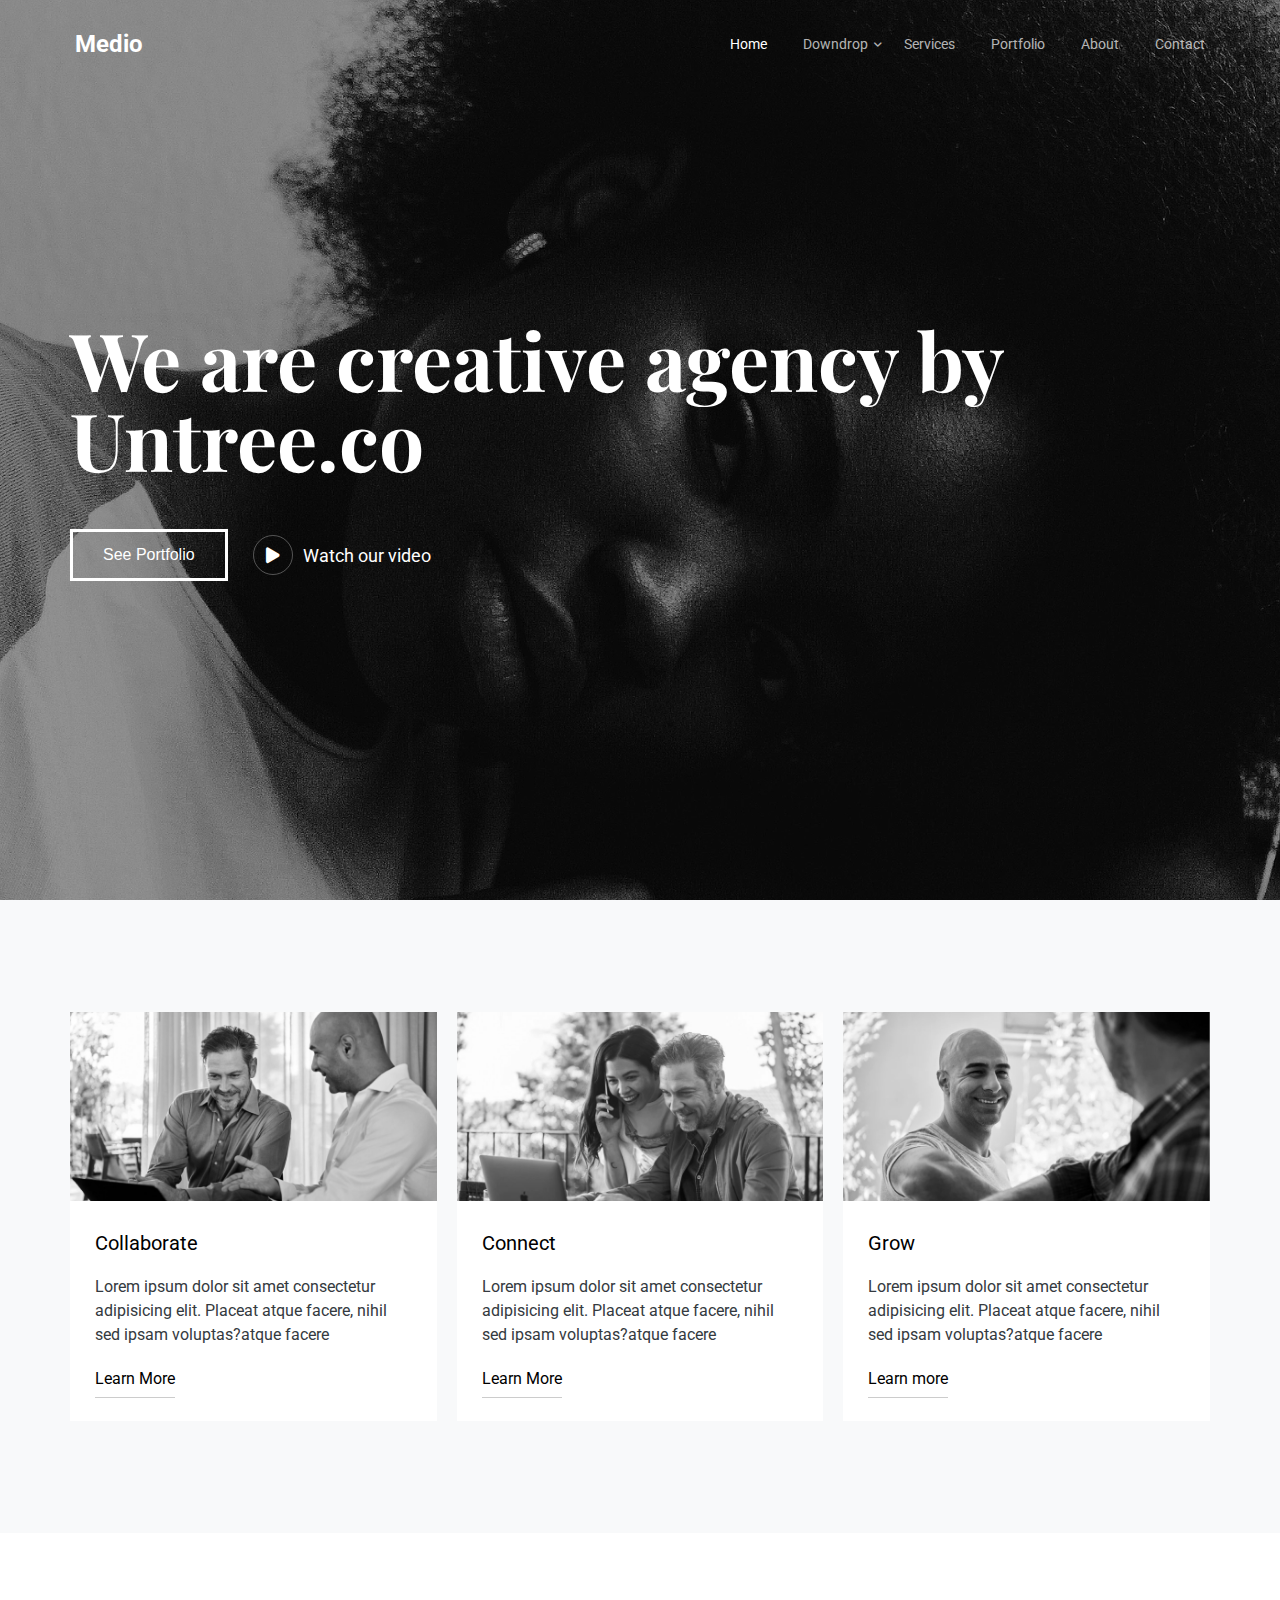
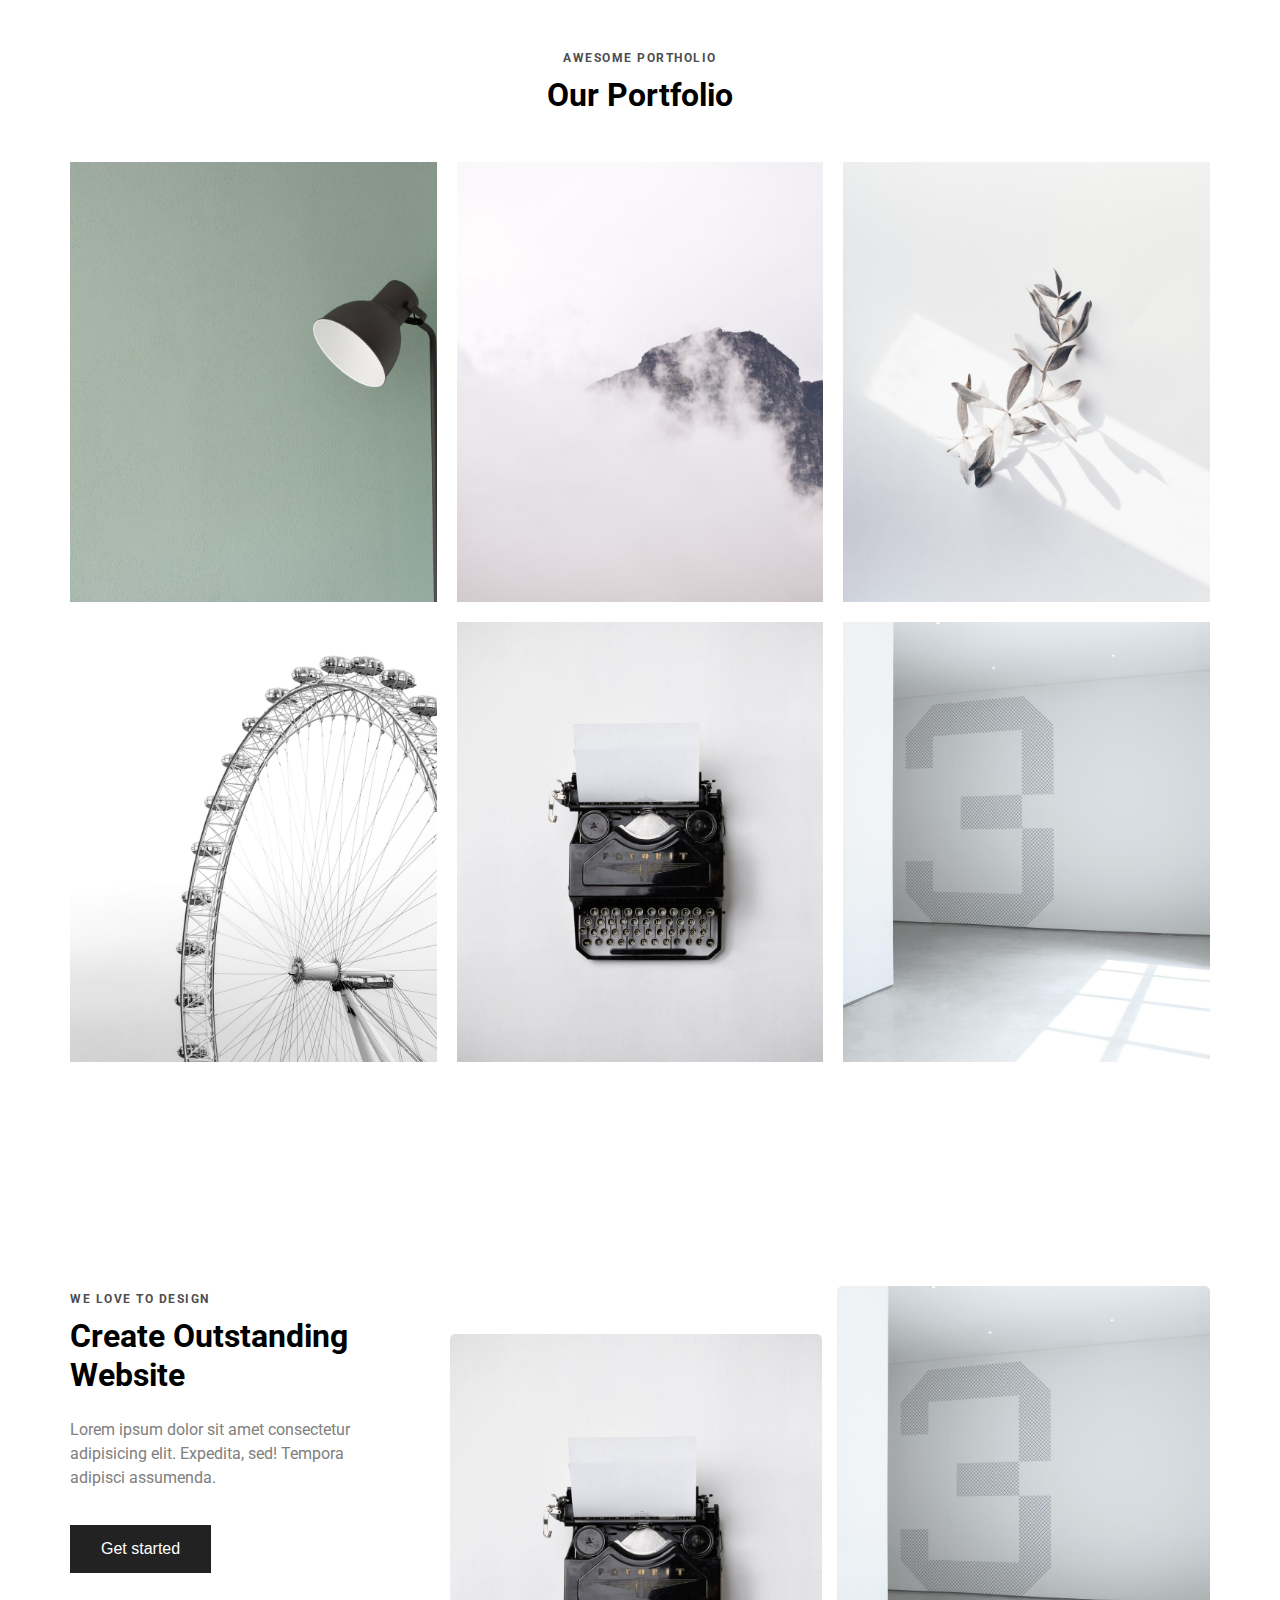
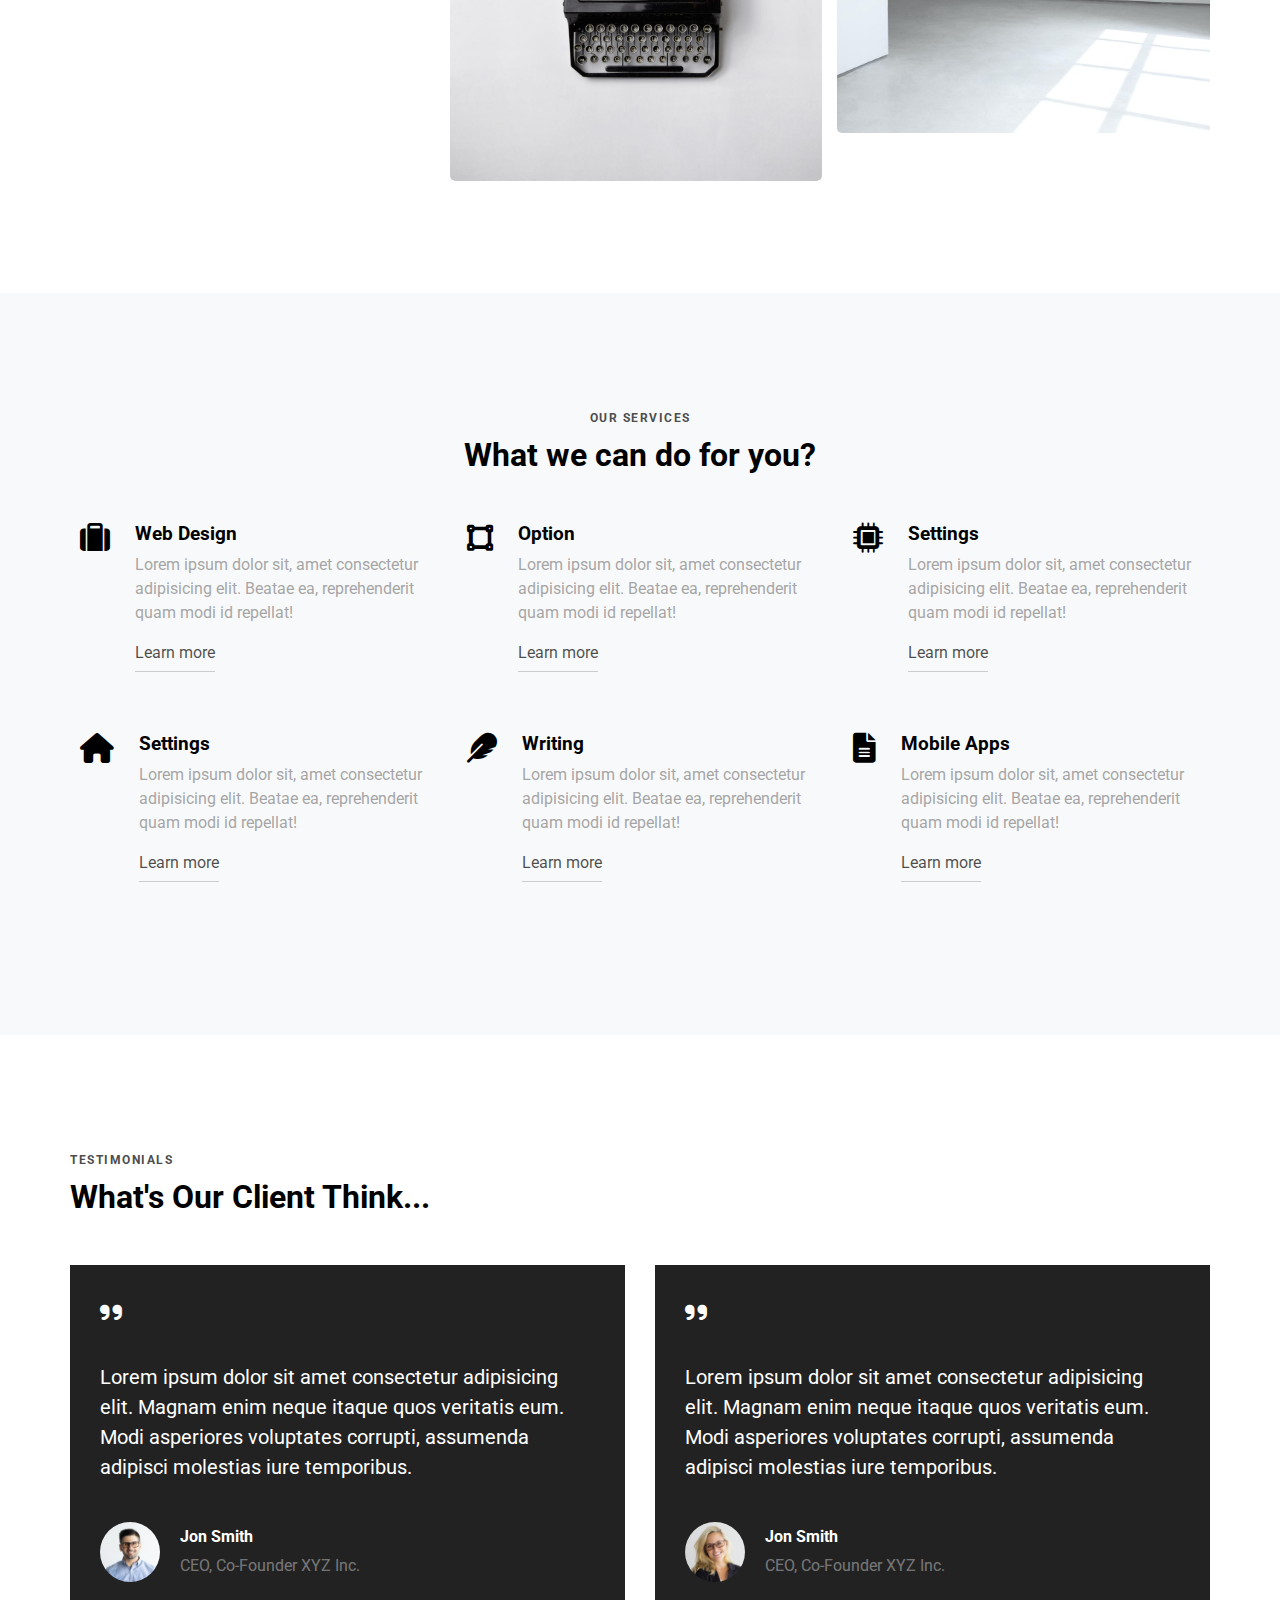
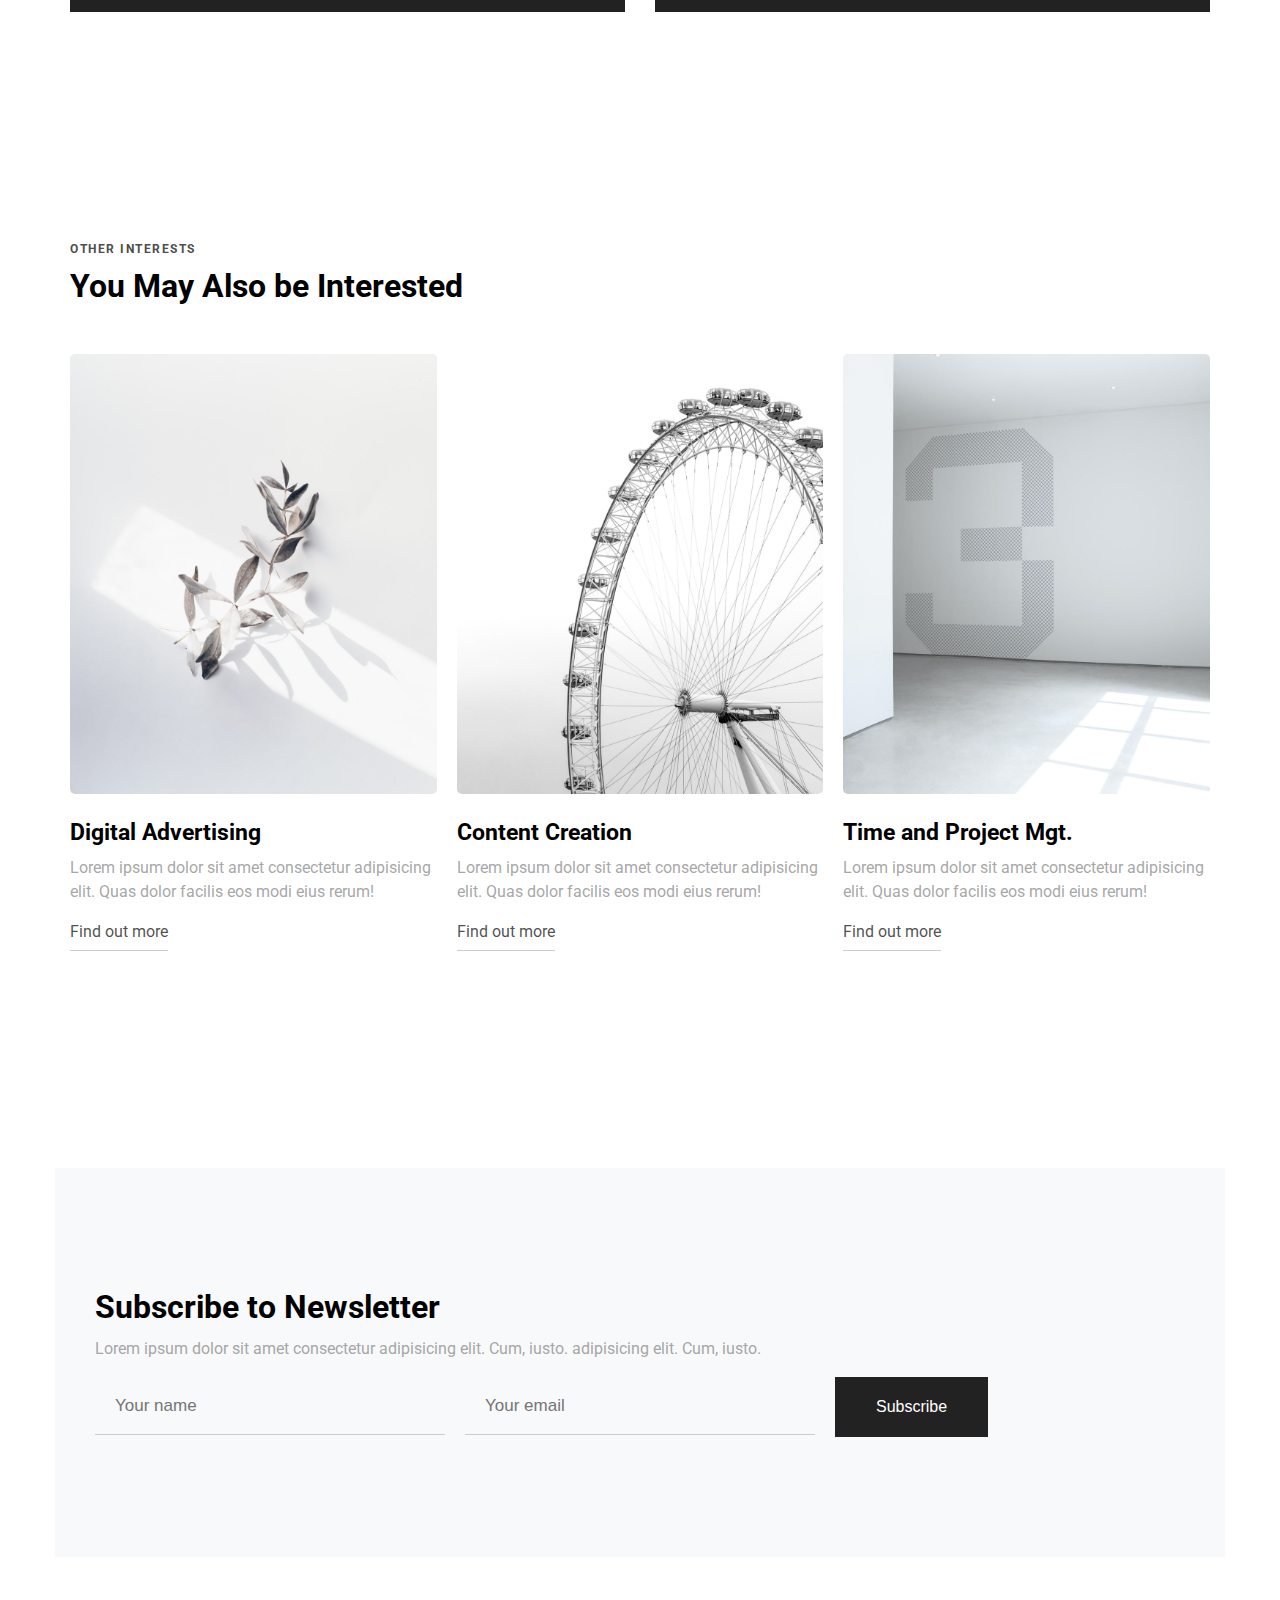
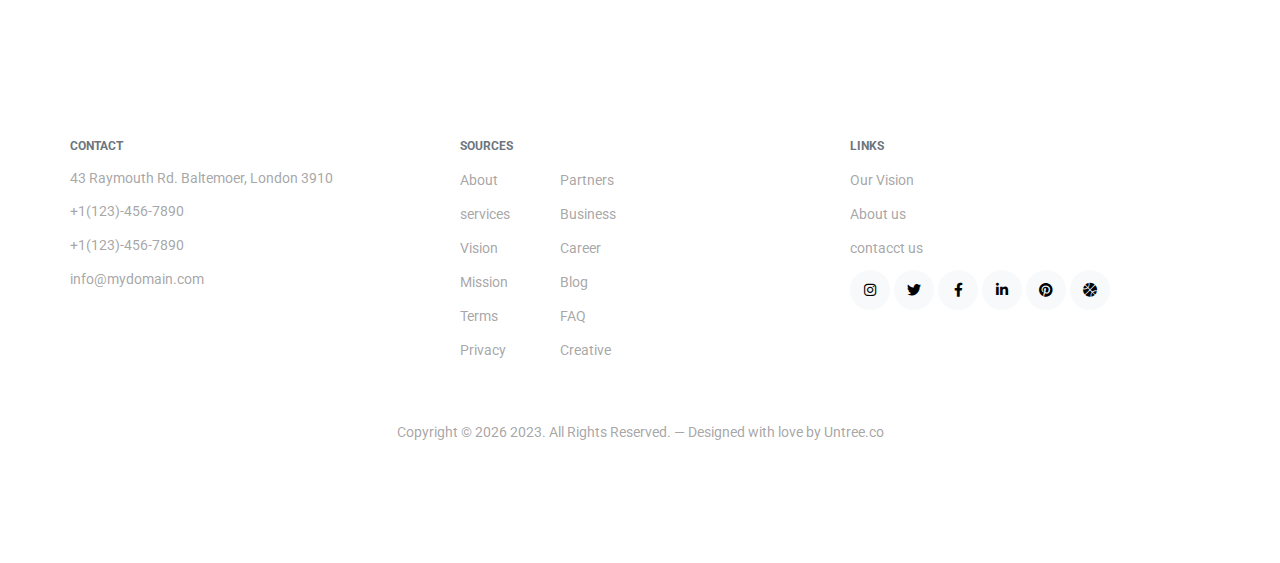
<file: index.html>
<!-- /*
* Template Name: Medio
* Template Author: Untree.co
* Tempalte URI: https://untree.co/
* License: https://creativecommons.org/licenses/by/3.0/
*/ -->

<!DOCTYPE html>
<html lang="en">
  <head>
    <meta charset="UTF-8" />
    <meta http-equiv="X-UA-Compatible" content="IE=edge" />
    <meta name="viewport" content="width=device-width, initial-scale=1.0" />
    <link rel="shortcut icon" href="favicon.png" />
    <title>Medio</title>
    <link rel="stylesheet" href="./css/style.css" />
    <link rel="stylesheet" href="./css/all.min.css" />
  </head>
  <body>
    <!-- ========Start nav========= -->
    <header>
      <div class="container">
        <a href="index.html" class="nav-logo"><h3>Medio</h3></a>
        <nav>
          <button class="open-nav-list">
            <i class="fa-solid fa-bars"></i>
          </button>
          <ul class="nav-list">
            <button class="close-nav-list">
              <i class="fa-solid fa-x"></i>
            </button>
            <li><a href="index.html" class="active-link">Home</a></li>
            <li class="has-children">
              <a href="index.html">Downdrop</a>
              <ul class="first-sub-menu">
                <li><a href="#">Menu One</a></li>
                <li class="sub-menu">
                  <a href="#">Menu Two</a>
                  <ul class="second-sub-menu">
                    <li><a href="#">Sub Menu One</a></li>
                    <li><a href="#">Sub Menu Two</a></li>
                    <li><a href="#">Sub Menu Three</a></li>
                  </ul>
                </li>
                <li><a href="#">Menu Three</a></li>
              </ul>
            </li>
            <li><a href="services.html">Services</a></li>
            <li><a href="portfolio.html">Portfolio</a></li>
            <li><a href="about.html">About</a></li>
            <li><a href="contact.html">Contact</a></li>
          </ul>
        </nav>
        <!-- <button class="close-nav-list"><i class="fa-solid fa-x"></i></button> -->
      </div>
    </header>
    <!-- ========End nav========= -->
    <!-- ========Start Landing page========= -->
    <section class="landing">
      <div class="overlay"></div>
      <div class="container">
        <div class="content">
          <h1>We are creative agency by Untree.co</h1>
          <div>
            <button>See Portfolio</button>
            <a href="#">
              <span class="video-icon"></span>
              <span>Watch our video</span>
            </a>
          </div>
        </div>
      </div>
    </section>
    <!-- ========End Landing page========= -->
    <!-- ========Start info page========== -->
    <section class="info">
      <div class="container">
        <div class="info-box">
          <img src="./images/img_1.jpg" alt="info image" />
          <div class="info-text">
            <h3>Collaborate</h3>
            <p>
              Lorem ipsum dolor sit amet consectetur adipisicing elit. Placeat
              atque facere, nihil sed ipsam voluptas?atque facere
            </p>
            <a href="#" class="link">Learn More</a>
          </div>
        </div>
        <div class="info-box">
          <img src="./images/img_2.jpg" alt="info image" />
          <div class="info-text">
            <h3>Connect</h3>
            <p>
              Lorem ipsum dolor sit amet consectetur adipisicing elit. Placeat
              atque facere, nihil sed ipsam voluptas?atque facere
            </p>
            <a href="#" class="link">Learn More</a>
          </div>
        </div>
        <div class="info-box">
          <img src="./images/img_3.jpg" alt="info image" />
          <div class="info-text">
            <h3>Grow</h3>
            <p>
              Lorem ipsum dolor sit amet consectetur adipisicing elit. Placeat
              atque facere, nihil sed ipsam voluptas?atque facere
            </p>
            <a href="#" class="link">Learn more</a>
          </div>
        </div>
      </div>
    </section>
    <!-- ========End info page========== -->
    <!-- ========Start portfolio page========== -->
    <section class="portfolio">
      <div class="container">
        <div class="section-title">
          <span>Awesome Portholio</span>
          <h2>Our Portfolio</h2>
        </div>
        <div class="portfolio-imgs">
          <div class="port-box">
            <img src="./images/img_v_1-min.jpg" alt="" />
            <div class="port-content">
              <h2>Bonzai Tree</h2>
              <span>Branding</span>
            </div>
          </div>
          <div class="port-box">
            <img src="./images/img_v_2-min.jpg" alt="" />
            <div class="port-content">
              <h2>Simple Woman</h2>
              <span>Branding</span>
            </div>
          </div>
          <div class="port-box">
            <img src="./images/img_v_3-min.jpg" alt="" />
            <div class="port-content">
              <h2>Fruits</h2>
              <span>Website</span>
            </div>
          </div>
          <div class="port-box">
            <img src="./images/img_v_4-min.jpg" alt="" />
            <div class="port-content">
              <h2>Design Material</h2>
              <span>Web Application</span>
            </div>
          </div>
          <div class="port-box">
            <img src="./images/img_v_5-min.jpg" alt="" />
            <div class="port-content">
              <h2>Handy Food</h2>
              <span>Web Application</span>
            </div>
          </div>
          <div class="port-box">
            <img src="./images/img_v_6-min.jpg" alt="" />
            <div class="port-content">
              <h2>Cat With Cup</h2>
              <span>Website</span>
            </div>
          </div>
        </div>
      </div>
    </section>
    <!-- ========End portfolio page========== -->
    <!-- ========Start create website page========== -->
    <section class="website">
      <div class="container">
        <div class="section-title">
          <span>We love to design</span>
          <h2>Create Outstanding Website</h2>
          <p>
            Lorem ipsum dolor sit amet consectetur adipisicing elit. Expedita,
            sed! Tempora adipisci assumenda.
          </p>
          <button class="scrollbtn">Get started</button>
        </div>
        <div class="website-imgs">
          <div class="img-one">
            <img src="./images/img_v_5-min.jpg" alt="" />
          </div>
          <div class="img-two">
            <img src="./images/img_v_6-min.jpg" alt="" />
          </div>
        </div>
      </div>
    </section>
    <!-- ========End create website page========== -->
    <!-- ========start services page========== -->
    <section class="services">
      <div class="section-title">
        <span>Our Services</span>
        <h2>What we can do for you?</h2>
      </div>
      <div class="container">
        <div class="service-box">
          <span><i class="fa-solid fa-suitcase"></i></span>
          <div class="service-content">
            <h3>Web Design</h3>
            <p>
              Lorem ipsum dolor sit, amet consectetur adipisicing elit. Beatae
              ea, reprehenderit quam modi id repellat!
            </p>
            <a href="#" class="link">Learn more</a>
          </div>
        </div>
        <div class="service-box">
          <span>
            <i class="fa-solid fa-vector-square fa-2x"></i>
          </span>
          <div class="service-content">
            <h3>Option</h3>
            <p>
              Lorem ipsum dolor sit, amet consectetur adipisicing elit. Beatae
              ea, reprehenderit quam modi id repellat!
            </p>
            <a href="#" class="link">Learn more</a>
          </div>
        </div>
        <div class="service-box">
          <span>
            <i class="fa-solid fa-microchip fa-2x"></i>
          </span>
          <div class="service-content">
            <h3>Settings</h3>
            <p>
              Lorem ipsum dolor sit, amet consectetur adipisicing elit. Beatae
              ea, reprehenderit quam modi id repellat!
            </p>
            <a href="#" class="link">Learn more</a>
          </div>
        </div>
        <div class="service-box">
          <span>
            <i class="fa-solid fa-house fa-2x"></i>
          </span>
          <div class="service-content">
            <h3>Settings</h3>
            <p>
              Lorem ipsum dolor sit, amet consectetur adipisicing elit. Beatae
              ea, reprehenderit quam modi id repellat!
            </p>
            <a href="#" class="link">Learn more</a>
          </div>
        </div>
        <div class="service-box">
          <span>
            <i class="fa-solid fa-feather fa-2x"></i>
          </span>
          <div class="service-content">
            <h3>Writing</h3>
            <p>
              Lorem ipsum dolor sit, amet consectetur adipisicing elit. Beatae
              ea, reprehenderit quam modi id repellat!
            </p>
            <a href="#" class="link">Learn more</a>
          </div>
        </div>
        <div class="service-box">
          <span>
            <i class="fa-solid fa-file-lines fa-2x"></i>
          </span>
          <div class="service-content">
            <h3>Mobile Apps</h3>
            <p>
              Lorem ipsum dolor sit, amet consectetur adipisicing elit. Beatae
              ea, reprehenderit quam modi id repellat!
            </p>
            <a href="#" class="link">Learn more</a>
          </div>
        </div>
      </div>
    </section>
    <!-- ========End services page========== -->
    <!-- ========start testimonials page========== -->
    <section class="testimonials">
      <div class="container">
        <div class="section-title">
          <span>testimonials</span>
          <h2>What's Our Client Think...</h2>
        </div>
        <div class="testimonials-content">
          <div class="testimonials-box first">
            <span class="qoute"><i class="fa-solid fa-quote-right"></i></span>
            <p>
              Lorem ipsum dolor sit amet consectetur adipisicing elit. Magnam
              enim neque itaque quos veritatis eum. Modi asperiores voluptates
              corrupti, assumenda adipisci molestias iure temporibus.
            </p>
            <div class="testimonilas-detelais">
              <img src="./images/person_1.jpg" alt="" />
              <div class="testimonials-info">
                <h2>Jon Smith</h2>
                <span>CEO, Co-Founder XYZ Inc.</span>
              </div>
            </div>
          </div>
          <div class="testimonials-box second">
            <span class="qoute"><i class="fa-solid fa-quote-right"></i></span>
            <p>
              Lorem ipsum dolor sit amet consectetur adipisicing elit. Magnam
              enim neque itaque quos veritatis eum. Modi asperiores voluptates
              corrupti, assumenda adipisci molestias iure temporibus.
            </p>
            <div class="testimonilas-detelais">
              <img src="./images/person_2.jpg" alt="" />
              <div class="testimonials-info">
                <h2>Jon Smith</h2>
                <span>CEO, Co-Founder XYZ Inc.</span>
              </div>
            </div>
          </div>
        </div>
      </div>
    </section>
    <!-- ========End testimonials page========== -->
    <!-- ========start interset page========== -->
    <section class="interset">
      <div class="container">
        <div class="section-title">
          <span>Other Interests</span>
          <h2>You May Also be Interested</h2>
        </div>
        <div class="interset-content">
          <div class="interset-box">
            <img src="./images/img_v_3-min.jpg" alt="" />
            <div class="inteerset-info">
              <h3><a href="#">Digital Advertising</a></h3>
              <p>
                Lorem ipsum dolor sit amet consectetur adipisicing elit. Quas
                dolor facilis eos modi eius rerum!
              </p>
              <a href="#" class="link">Find out more</a>
            </div>
          </div>
          <div class="interset-box">
            <img src="./images/img_v_4-min.jpg" alt="" />
            <div class="inteerset-info">
              <h3><a href="#">Content Creation</a></h3>
              <p>
                Lorem ipsum dolor sit amet consectetur adipisicing elit. Quas
                dolor facilis eos modi eius rerum!
              </p>
              <a href="#" class="link">Find out more</a>
            </div>
          </div>
          <div class="interset-box">
            <img src="./images/img_v_6-min.jpg" alt="" />
            <div class="inteerset-info">
              <h3><a href="#">Time and Project Mgt.</a></h3>
              <p>
                Lorem ipsum dolor sit amet consectetur adipisicing elit. Quas
                dolor facilis eos modi eius rerum!
              </p>
              <a href="#" class="link">Find out more</a>
            </div>
          </div>
        </div>
      </div>
    </section>
    <!-- ========End interset page========== -->
    <!-- ========start subscribe page========== -->
    <section class="subscribe">
      <div class="container">
        <h2>Subscribe to Newsletter</h2>
        <p>
          Lorem ipsum dolor sit amet consectetur adipisicing elit. Cum, iusto.
          adipisicing elit. Cum, iusto.
        </p>
        <form action="#">
          <input
            type="text"
            name=""
            id=""
            class="name"
            placeholder="Your name"
          />
          <input
            type="email"
            name=""
            id=""
            class="email"
            placeholder="Your email"
          />
          <input type="submit" value="Subscribe" class="submit-button" />
        </form>
      </div>
    </section>
    <!-- ========End subscribe page========== -->
    <!-- ========start footer page========== -->
    <footer>
      <div class="container">
        <div class="contact-box">
          <h3>Contact</h3>
          <address>43 Raymouth Rd. Baltemoer, London 3910</address>
          <ul class="contact-info">
            <li><a href="tel://11234567890">+1(123)-456-7890</a></li>
            <li><a href="tel://11234567890">+1(123)-456-7890</a></li>
            <li><a href="mailto://info@mydomain.com">info@mydomain.com</a></li>
          </ul>
        </div>
        <div class="contact-box">
          <h3>Sources</h3>
          <div class="sources-links">
            <ul>
              <li><a href="#">About</a></li>
              <li><a href="#">services</a></li>
              <li><a href="#">Vision</a></li>
              <li><a href="#">Mission</a></li>
              <li><a href="#">Terms</a></li>
              <li><a href="#">Privacy</a></li>
            </ul>
            <ul>
              <li><a href="#">Partners</a></li>
              <li><a href="#">Business</a></li>
              <li><a href="#">Career</a></li>
              <li><a href="#">Blog</a></li>
              <li><a href="#">FAQ</a></li>
              <li><a href="#">Creative</a></li>
            </ul>
          </div>
        </div>
        <div class="contact-box">
          <h3>Links</h3>
          <div class="links-list">
            <ul>
              <li><a href="#">Our Vision</a></li>
              <li><a href="#">About us</a></li>
              <li><a href="#">contacct us</a></li>
            </ul>
            <ul class="links-icon">
              <li>
                <a href="#"
                  ><span><i class="fa-brands fa-instagram"></i></span
                ></a>
              </li>
              <li>
                <a href="#"
                  ><span><i class="fa-brands fa-twitter"></i></span
                ></a>
              </li>
              <li>
                <a href="#"
                  ><span><i class="fa-brands fa-facebook-f"></i></span
                ></a>
              </li>
              <li>
                <a href="#"
                  ><span><i class="fa-brands fa-linkedin-in"></i></span
                ></a>
              </li>
              <li>
                <a href="#"
                  ><span><i class="fa-brands fa-pinterest"></i></span
                ></a>
              </li>
              <li>
                <a href="#"
                  ><span><i class="fa-solid fa-basketball"></i></span
                ></a>
              </li>
            </ul>
          </div>
        </div>
      </div>
      <p>
        Copyright ©
        <script>
          document.write(new Date().getFullYear());
        </script>
        2023. All Rights Reserved. — Designed with love by
        <a href="https://untree.co">Untree.co</a>
        <!-- License information: https://untree.co/license/ -->
      </p>
    </footer>
    <!-- ========End footer page========== -->

    <script src="main.js"></script>
  </body>
</html>
</file>
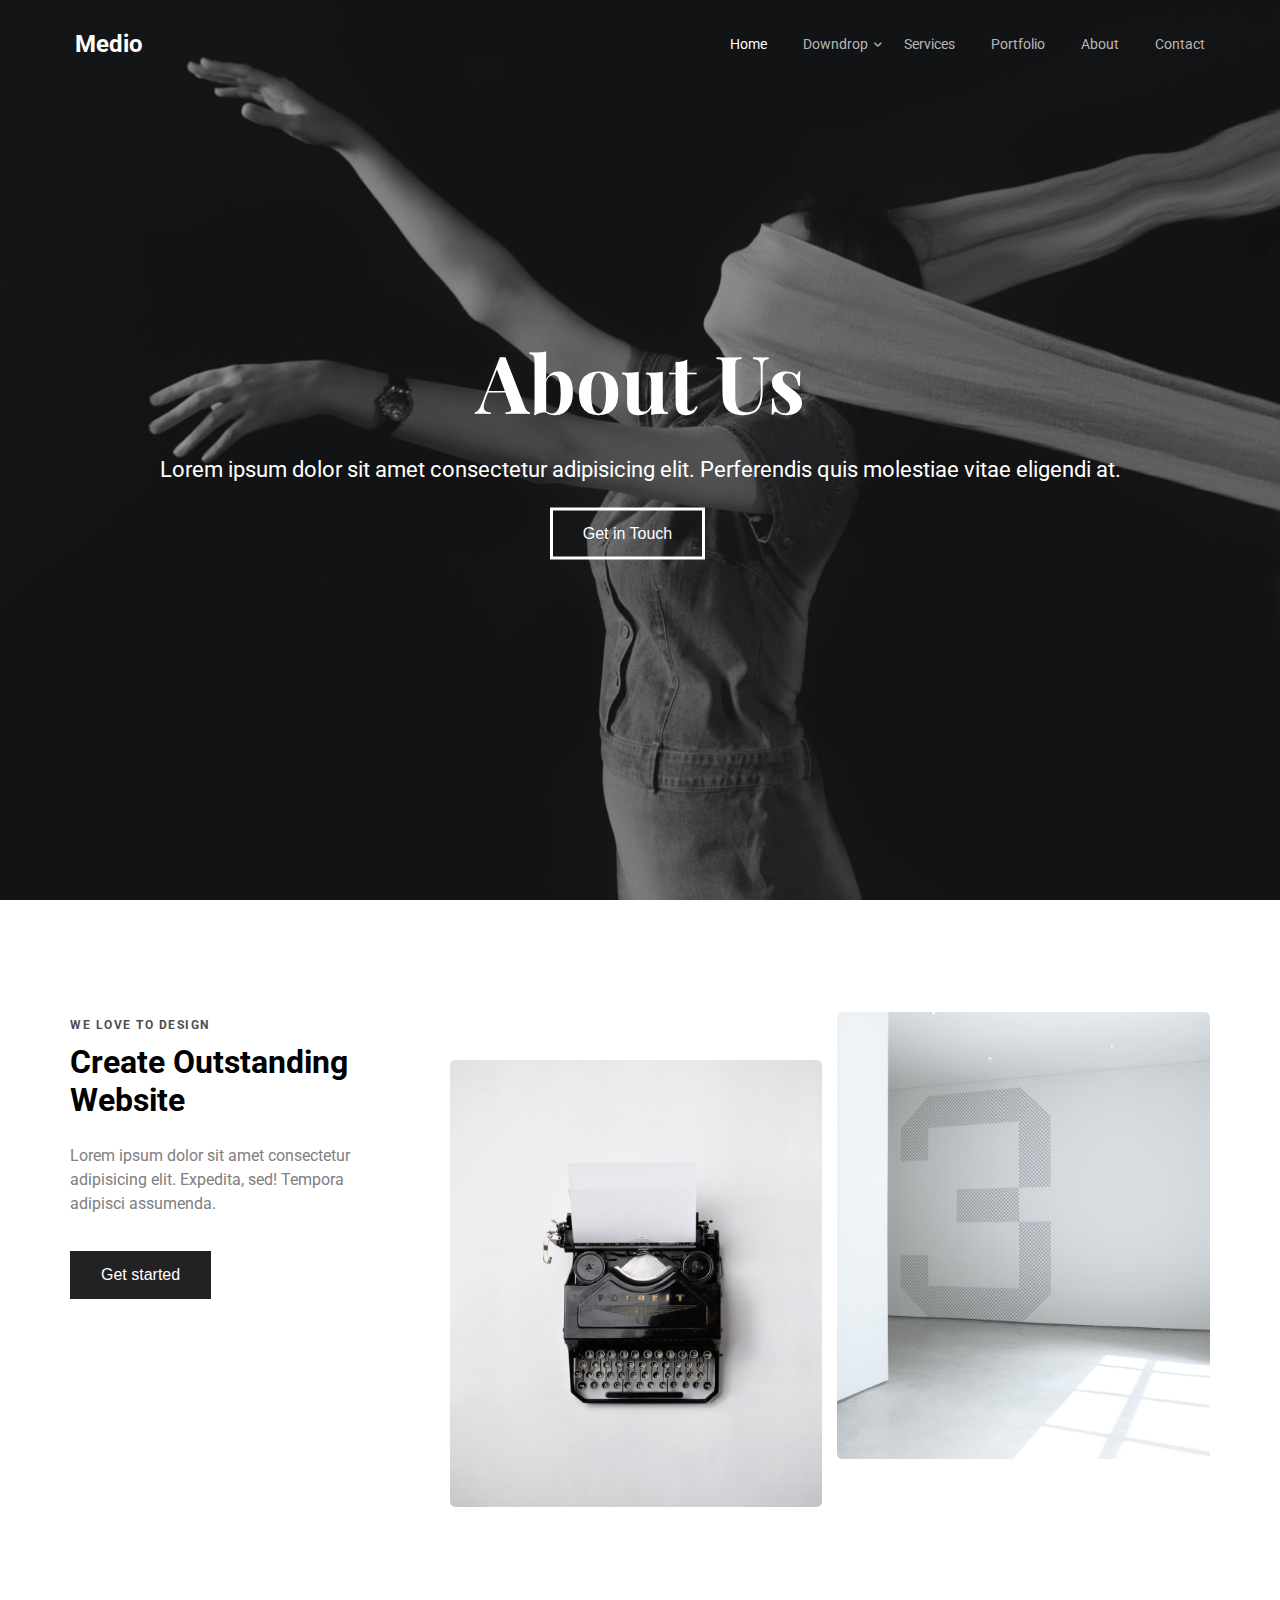
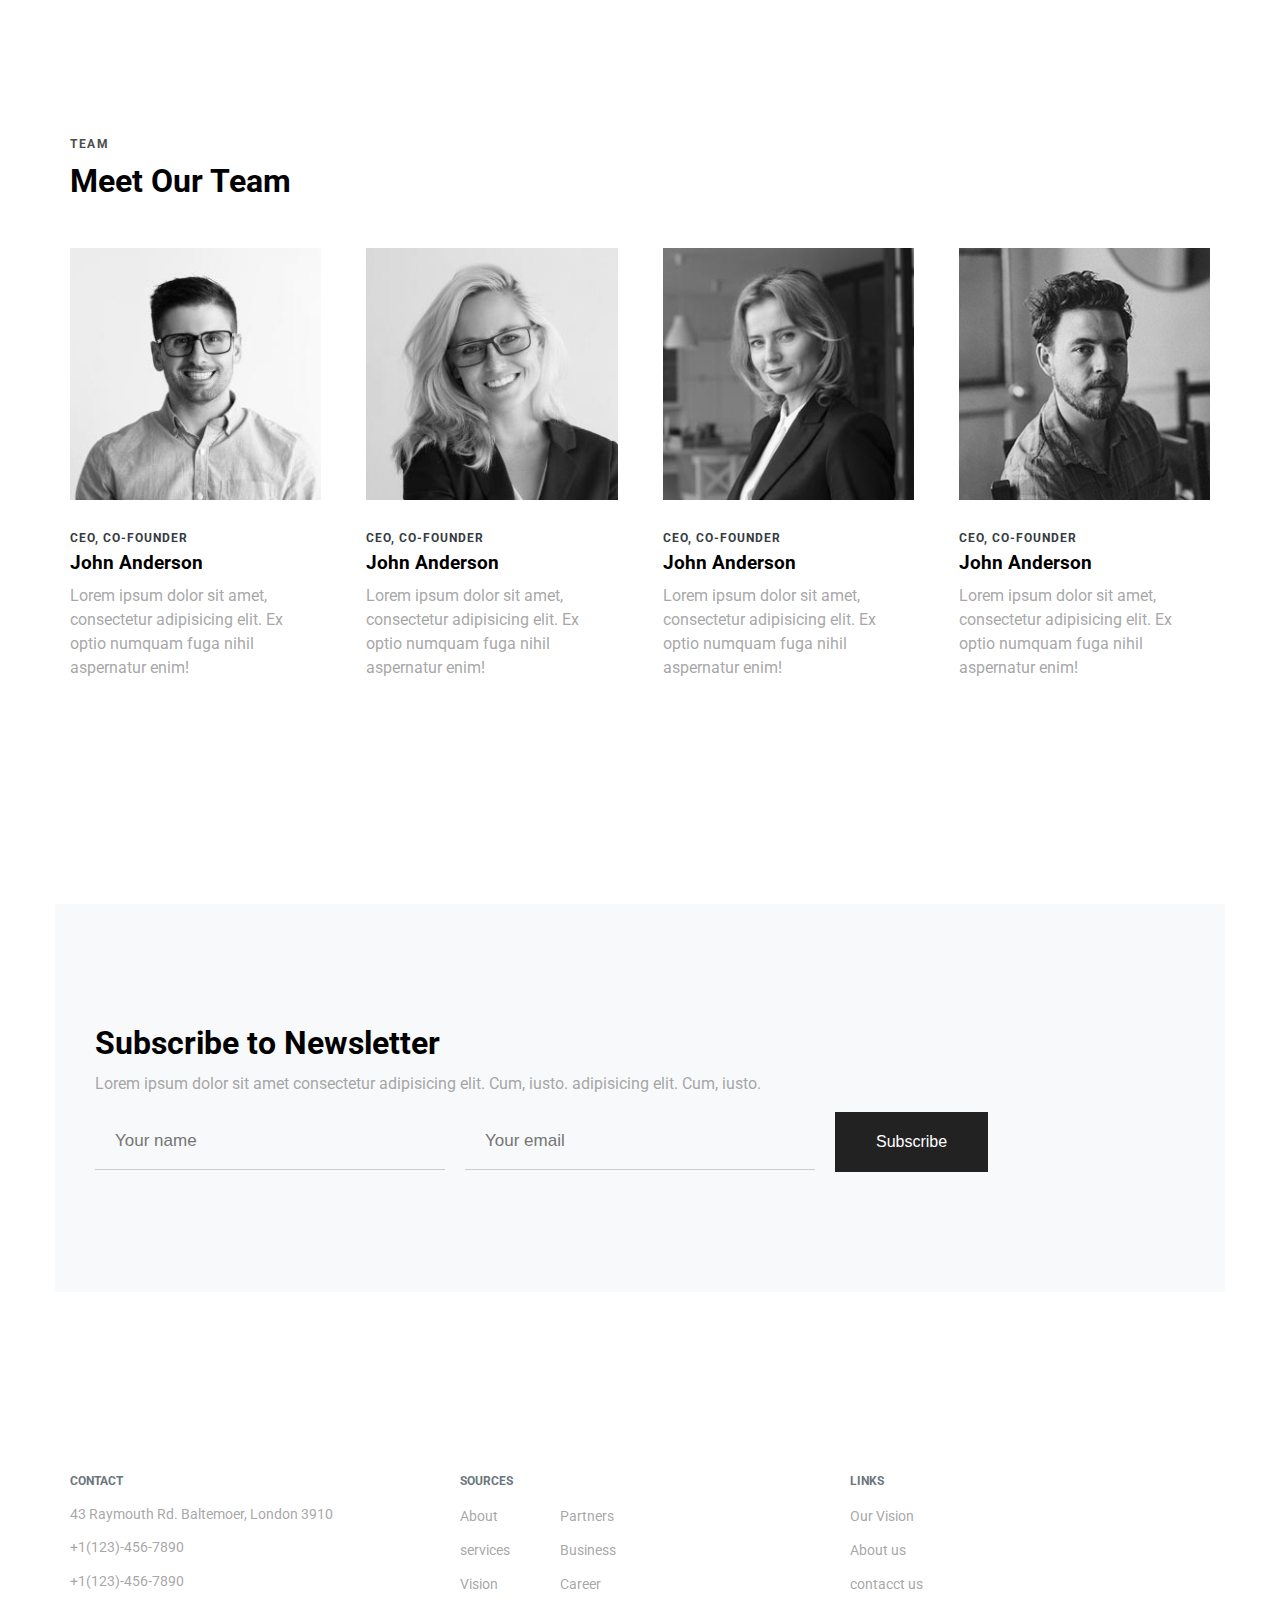
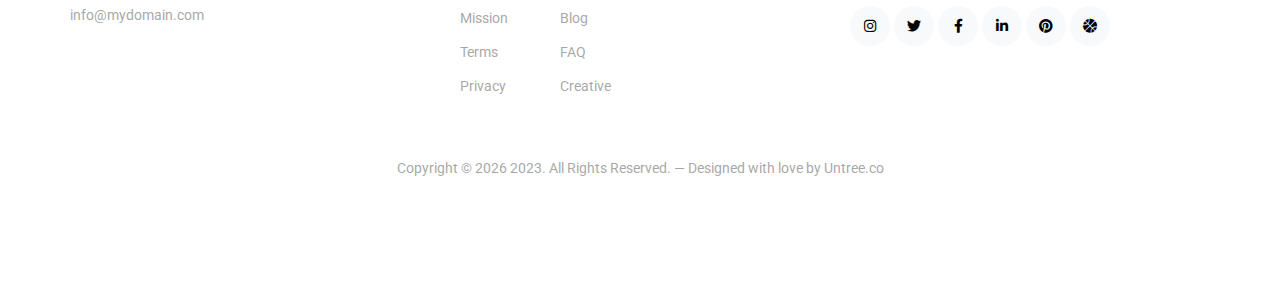
<file: about.html>
<!DOCTYPE html>
<html lang="en">
  <head>
    <meta charset="UTF-8" />
    <meta http-equiv="X-UA-Compatible" content="IE=edge" />
    <meta name="viewport" content="width=device-width, initial-scale=1.0" />
    <link rel="shortcut icon" href="favicon.png" />
    <title>Medio</title>
    <link rel="stylesheet" href="./css/style.css" />
    <link rel="stylesheet" href="./css/about.css" />
    <link rel="stylesheet" href="./css/all.min.css" />
  </head>
</html>
<body>
  <!-- ========Start nav========= -->
  <header>
    <div class="container">
      <a href="index.html" class="nav-logo"><h3>Medio</h3></a>
      <nav>
        <button class="open-nav-list">
          <i class="fa-solid fa-bars"></i>
        </button>
        <ul class="nav-list">
          <button class="close-nav-list">
            <i class="fa-solid fa-x"></i>
          </button>
          <li><a href="index.html" class="active-link">Home</a></li>
          <li class="has-children">
            <a href="index.html">Downdrop</a>
            <ul class="first-sub-menu">
              <li><a href="#">Menu One</a></li>
              <li class="sub-menu">
                <a href="#">Menu Two</a>
                <ul class="second-sub-menu">
                  <li><a href="#">Sub Menu One</a></li>
                  <li><a href="#">Sub Menu Two</a></li>
                  <li><a href="#">Sub Menu Three</a></li>
                </ul>
              </li>
              <li><a href="#">Menu Three</a></li>
            </ul>
          </li>
          <li><a href="services.html">Services</a></li>
          <li><a href="portfolio.html">Portfolio</a></li>
          <li><a href="about.html">About</a></li>
          <li><a href="contact.html">Contact</a></li>
        </ul>
      </nav>
      <!-- <button class="close-nav-list"><i class="fa-solid fa-x"></i></button> -->
    </div>
  </header>
  <!-- ========End nav========= -->
  <!-- ========Start Landing page========= -->
  <section class="landing">
    <div class="overlay"></div>
    <div class="container">
      <div class="content">
        <h1>About Us</h1>
        <p>
          Lorem ipsum dolor sit amet consectetur adipisicing elit. Perferendis
          quis molestiae vitae eligendi at.
        </p>
        <div>
          <button>Get in Touch</button>
        </div>
      </div>
    </div>
  </section>
  <!-- ========End Landing page========= -->
  <!-- ========Start create website page========== -->
  <section class="website">
    <div class="container">
      <div class="section-title">
        <span>We love to design</span>
        <h2>Create Outstanding Website</h2>
        <p>
          Lorem ipsum dolor sit amet consectetur adipisicing elit. Expedita,
          sed! Tempora adipisci assumenda.
        </p>
        <button class="scrollbtn">Get started</button>
      </div>
      <div class="website-imgs">
        <div class="img-one">
          <img src="./images/img_v_5-min.jpg" alt="" />
        </div>
        <div class="img-two">
          <img src="./images/img_v_6-min.jpg" alt="" />
        </div>
      </div>
    </div>
  </section>
  <!-- ========End create website page========== -->
  <!-- ========start team page========== -->
  <section class="team">
    <div class="container">
      <div class="section-title">
        <span>Team</span>
        <h2>Meet Our Team</h2>
      </div>
      <div class="team-content">
        <div class="team-box">
          <img src="./images/person_1.jpg" alt="" />
          <div class="team-info">
            <span>CEO, Co-Founder</span>
            <h3>John Anderson</h3>
            <p>
              Lorem ipsum dolor sit amet, consectetur adipisicing elit. Ex optio
              numquam fuga nihil aspernatur enim!
            </p>
          </div>
        </div>
        <div class="team-box">
          <img src="./images/person_2.jpg" alt="" />
          <div class="team-info">
            <span>CEO, Co-Founder</span>
            <h3>John Anderson</h3>
            <p>
              Lorem ipsum dolor sit amet, consectetur adipisicing elit. Ex optio
              numquam fuga nihil aspernatur enim!
            </p>
          </div>
        </div>
        <div class="team-box">
          <img src="./images/person_3.jpg" alt="" />
          <div class="team-info">
            <span>CEO, Co-Founder</span>
            <h3>John Anderson</h3>
            <p>
              Lorem ipsum dolor sit amet, consectetur adipisicing elit. Ex optio
              numquam fuga nihil aspernatur enim!
            </p>
          </div>
        </div>
        <div class="team-box">
          <img src="./images/person_4.jpg" alt="" />
          <div class="team-info">
            <span>CEO, Co-Founder</span>
            <h3>John Anderson</h3>
            <p>
              Lorem ipsum dolor sit amet, consectetur adipisicing elit. Ex optio
              numquam fuga nihil aspernatur enim!
            </p>
          </div>
        </div>
      </div>
    </div>
  </section>
  <!-- ========End team page========== -->
  <!-- ========start subscribe page========== -->
  <section class="subscribe">
    <div class="container">
      <h2>Subscribe to Newsletter</h2>
      <p>
        Lorem ipsum dolor sit amet consectetur adipisicing elit. Cum, iusto.
        adipisicing elit. Cum, iusto.
      </p>
      <form action="#">
        <input type="text" name="" id="" class="name" placeholder="Your name" />
        <input
          type="email"
          name=""
          id=""
          class="email"
          placeholder="Your email"
        />
        <input type="submit" value="Subscribe" class="submit-button" />
      </form>
    </div>
  </section>
  <!-- ========End subscribe page========== -->
  <!-- ========start footer page========== -->
  <footer>
    <div class="container">
      <div class="contact-box">
        <h3>Contact</h3>
        <address>43 Raymouth Rd. Baltemoer, London 3910</address>
        <ul class="contact-info">
          <li><a href="tel://11234567890">+1(123)-456-7890</a></li>
          <li><a href="tel://11234567890">+1(123)-456-7890</a></li>
          <li><a href="mailto://info@mydomain.com">info@mydomain.com</a></li>
        </ul>
      </div>
      <div class="contact-box">
        <h3>Sources</h3>
        <div class="sources-links">
          <ul>
            <li><a href="#">About</a></li>
            <li><a href="#">services</a></li>
            <li><a href="#">Vision</a></li>
            <li><a href="#">Mission</a></li>
            <li><a href="#">Terms</a></li>
            <li><a href="#">Privacy</a></li>
          </ul>
          <ul>
            <li><a href="#">Partners</a></li>
            <li><a href="#">Business</a></li>
            <li><a href="#">Career</a></li>
            <li><a href="#">Blog</a></li>
            <li><a href="#">FAQ</a></li>
            <li><a href="#">Creative</a></li>
          </ul>
        </div>
      </div>
      <div class="contact-box">
        <h3>Links</h3>
        <div class="links-list">
          <ul>
            <li><a href="#">Our Vision</a></li>
            <li><a href="#">About us</a></li>
            <li><a href="#">contacct us</a></li>
          </ul>
          <ul class="links-icon">
            <li>
              <a href="#"
                ><span><i class="fa-brands fa-instagram"></i></span
              ></a>
            </li>
            <li>
              <a href="#"
                ><span><i class="fa-brands fa-twitter"></i></span
              ></a>
            </li>
            <li>
              <a href="#"
                ><span><i class="fa-brands fa-facebook-f"></i></span
              ></a>
            </li>
            <li>
              <a href="#"
                ><span><i class="fa-brands fa-linkedin-in"></i></span
              ></a>
            </li>
            <li>
              <a href="#"
                ><span><i class="fa-brands fa-pinterest"></i></span
              ></a>
            </li>
            <li>
              <a href="#"
                ><span><i class="fa-solid fa-basketball"></i></span
              ></a>
            </li>
          </ul>
        </div>
      </div>
    </div>
    <p>
      Copyright ©
      <script>
        document.write(new Date().getFullYear());
      </script>
      2023. All Rights Reserved. — Designed with love by
      <a href="https://untree.co">Untree.co</a>
      <!-- License information: https://untree.co/license/ -->
    </p>
  </footer>
  <!-- ========End footer page========== -->

  <!-- ====================== -->
  <script src="main.js"></script>
</body>
</file>
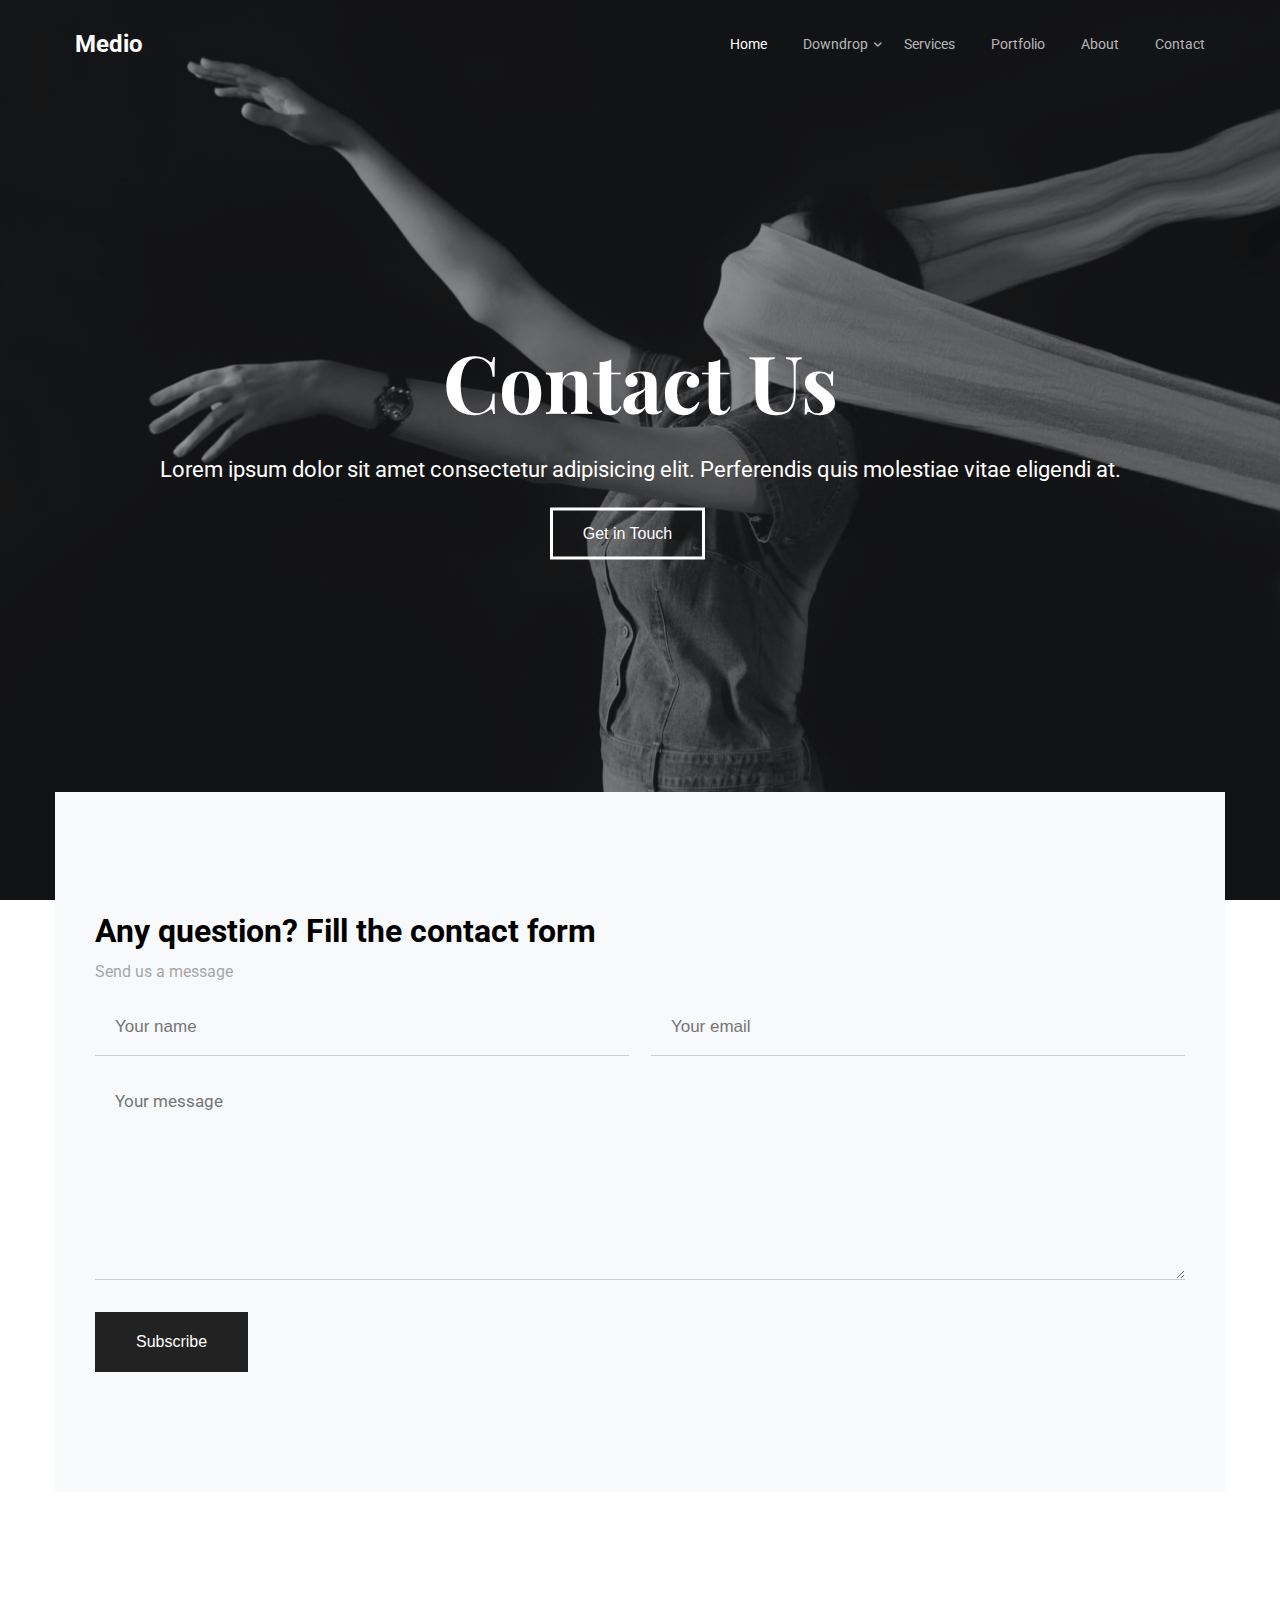
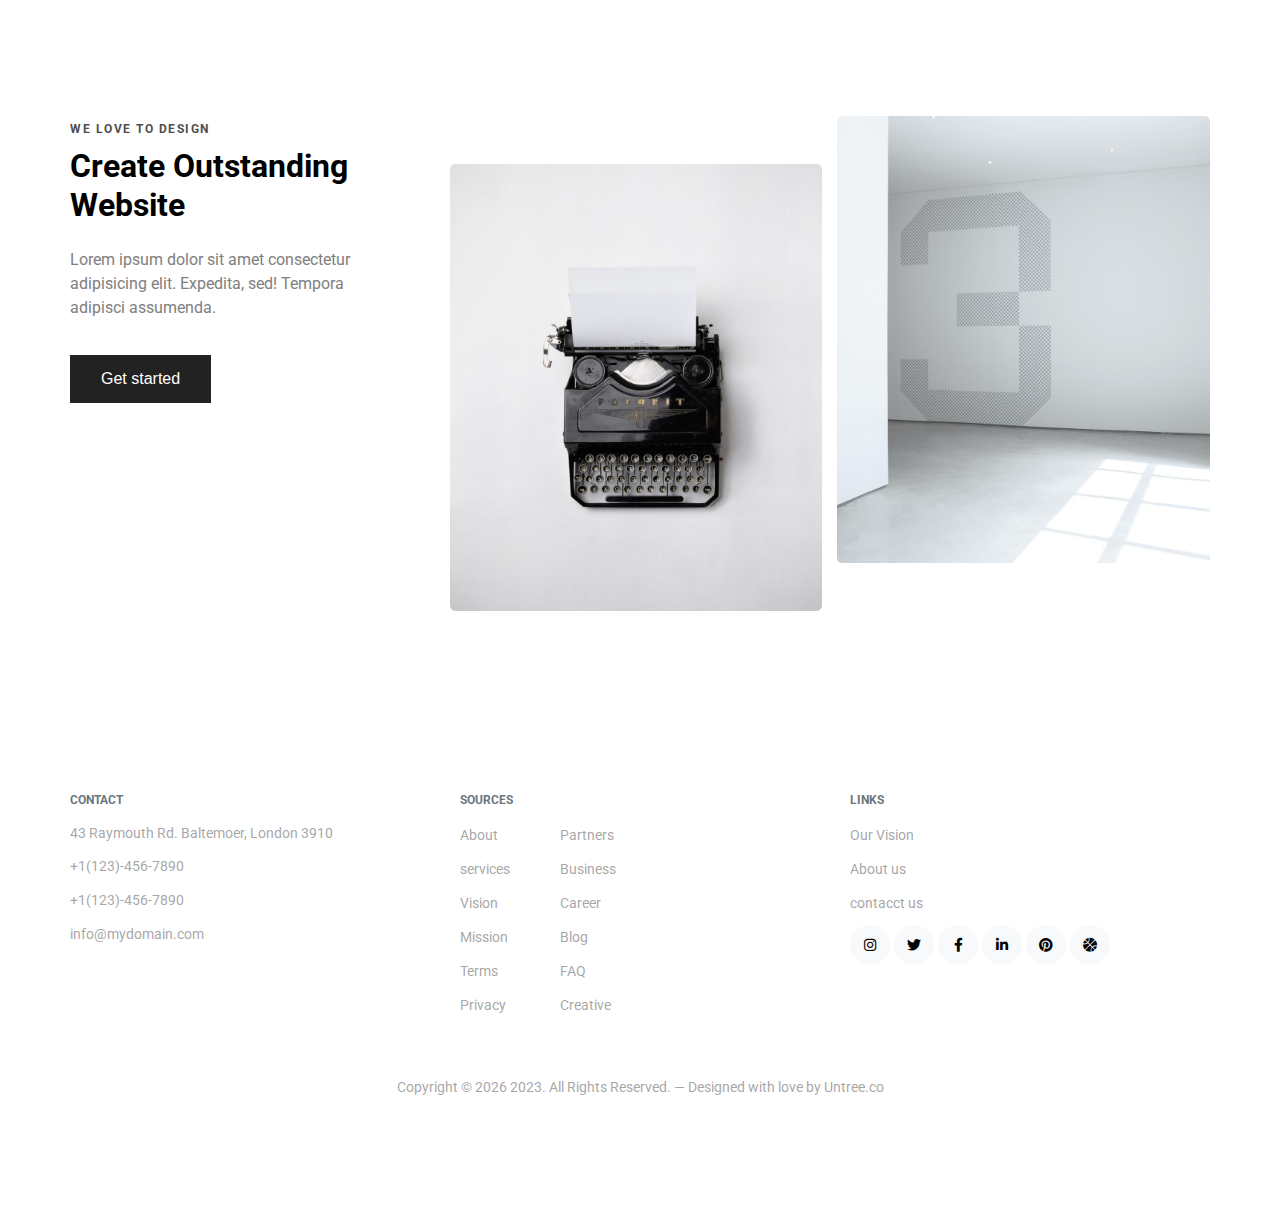
<file: contact.html>
<!DOCTYPE html>
<html lang="en">
  <head>
    <meta charset="UTF-8" />
    <meta http-equiv="X-UA-Compatible" content="IE=edge" />
    <meta name="viewport" content="width=device-width, initial-scale=1.0" />
    <link rel="shortcut icon" href="favicon.png" />
    <title>Medio</title>
    <link rel="stylesheet" href="./css/style.css" />
    <link rel="stylesheet" href="./css/contact.css" />
    <link rel="stylesheet" href="./css/all.min.css" />
  </head>
</html>
<body>
  <!-- ========Start nav========= -->
  <header>
    <div class="container">
      <a href="index.html" class="nav-logo"><h3>Medio</h3></a>
      <nav>
        <button class="open-nav-list">
          <i class="fa-solid fa-bars"></i>
        </button>
        <ul class="nav-list">
          <button class="close-nav-list">
            <i class="fa-solid fa-x"></i>
          </button>
          <li><a href="index.html" class="active-link">Home</a></li>
          <li class="has-children">
            <a href="index.html">Downdrop</a>
            <ul class="first-sub-menu">
              <li><a href="#">Menu One</a></li>
              <li class="sub-menu">
                <a href="#">Menu Two</a>
                <ul class="second-sub-menu">
                  <li><a href="#">Sub Menu One</a></li>
                  <li><a href="#">Sub Menu Two</a></li>
                  <li><a href="#">Sub Menu Three</a></li>
                </ul>
              </li>
              <li><a href="#">Menu Three</a></li>
            </ul>
          </li>
          <li><a href="services.html">Services</a></li>
          <li><a href="portfolio.html">Portfolio</a></li>
          <li><a href="about.html">About</a></li>
          <li><a href="contact.html">Contact</a></li>
        </ul>
      </nav>
      <!-- <button class="close-nav-list"><i class="fa-solid fa-x"></i></button> -->
    </div>
  </header>
  <!-- ========End nav========= -->
  <!-- ========Start Landing page========= -->
  <section class="landing">
    <div class="overlay"></div>
    <div class="container">
      <div class="content">
        <h1>Contact Us</h1>
        <p>
          Lorem ipsum dolor sit amet consectetur adipisicing elit. Perferendis
          quis molestiae vitae eligendi at.
        </p>
        <div>
          <button>Get in Touch</button>
        </div>
      </div>
    </div>
  </section>
  <!-- ========End Landing page========= -->
  <!-- ========start subscribe page========= -->
  <section class="subscribe">
    <div class="container">
      <h2>Any question? Fill the contact form</h2>
      <p>Send us a message</p>
      <form action="#">
        <div class="input-text">
          <input
            type="text"
            name=""
            id=""
            class="name"
            placeholder="Your name"
          />
          <input
            type="email"
            name=""
            id=""
            class="email"
            placeholder="Your email"
          />
        </div>
        <textarea
          placeholder="Your message"
          name=""
          id=""
          cols="10"
          rows="10"
        ></textarea>
        <input type="submit" value="Subscribe" class="submit-button" />
      </form>
    </div>
  </section>
  <!-- ========End subscribe page========= -->
  <!-- ========Start create website page========== -->
  <section class="website">
    <div class="container">
      <div class="section-title">
        <span>We love to design</span>
        <h2>Create Outstanding Website</h2>
        <p>
          Lorem ipsum dolor sit amet consectetur adipisicing elit. Expedita,
          sed! Tempora adipisci assumenda.
        </p>
        <button class="scrollbtn">Get started</button>
      </div>
      <div class="website-imgs">
        <div class="img-one">
          <img src="./images/img_v_5-min.jpg" alt="" />
        </div>
        <div class="img-two">
          <img src="./images/img_v_6-min.jpg" alt="" />
        </div>
      </div>
    </div>
  </section>
  <!-- ========End create website page========== -->
  <!-- ========start footer page========== -->
  <footer>
    <div class="container">
      <div class="contact-box">
        <h3>Contact</h3>
        <address>43 Raymouth Rd. Baltemoer, London 3910</address>
        <ul class="contact-info">
          <li><a href="tel://11234567890">+1(123)-456-7890</a></li>
          <li><a href="tel://11234567890">+1(123)-456-7890</a></li>
          <li><a href="mailto://info@mydomain.com">info@mydomain.com</a></li>
        </ul>
      </div>
      <div class="contact-box">
        <h3>Sources</h3>
        <div class="sources-links">
          <ul>
            <li><a href="#">About</a></li>
            <li><a href="#">services</a></li>
            <li><a href="#">Vision</a></li>
            <li><a href="#">Mission</a></li>
            <li><a href="#">Terms</a></li>
            <li><a href="#">Privacy</a></li>
          </ul>
          <ul>
            <li><a href="#">Partners</a></li>
            <li><a href="#">Business</a></li>
            <li><a href="#">Career</a></li>
            <li><a href="#">Blog</a></li>
            <li><a href="#">FAQ</a></li>
            <li><a href="#">Creative</a></li>
          </ul>
        </div>
      </div>
      <div class="contact-box">
        <h3>Links</h3>
        <div class="links-list">
          <ul>
            <li><a href="#">Our Vision</a></li>
            <li><a href="#">About us</a></li>
            <li><a href="#">contacct us</a></li>
          </ul>
          <ul class="links-icon">
            <li>
              <a href="#"
                ><span><i class="fa-brands fa-instagram"></i></span
              ></a>
            </li>
            <li>
              <a href="#"
                ><span><i class="fa-brands fa-twitter"></i></span
              ></a>
            </li>
            <li>
              <a href="#"
                ><span><i class="fa-brands fa-facebook-f"></i></span
              ></a>
            </li>
            <li>
              <a href="#"
                ><span><i class="fa-brands fa-linkedin-in"></i></span
              ></a>
            </li>
            <li>
              <a href="#"
                ><span><i class="fa-brands fa-pinterest"></i></span
              ></a>
            </li>
            <li>
              <a href="#"
                ><span><i class="fa-solid fa-basketball"></i></span
              ></a>
            </li>
          </ul>
        </div>
      </div>
    </div>
    <p>
      Copyright ©
      <script>
        document.write(new Date().getFullYear());
      </script>
      2023. All Rights Reserved. — Designed with love by
      <a href="https://untree.co">Untree.co</a>
      <!-- License information: https://untree.co/license/ -->
    </p>
  </footer>
  <!-- ========End footer page========== -->
  <!-- ================== -->
  <script src="main.js"></script>
</body>
</file>
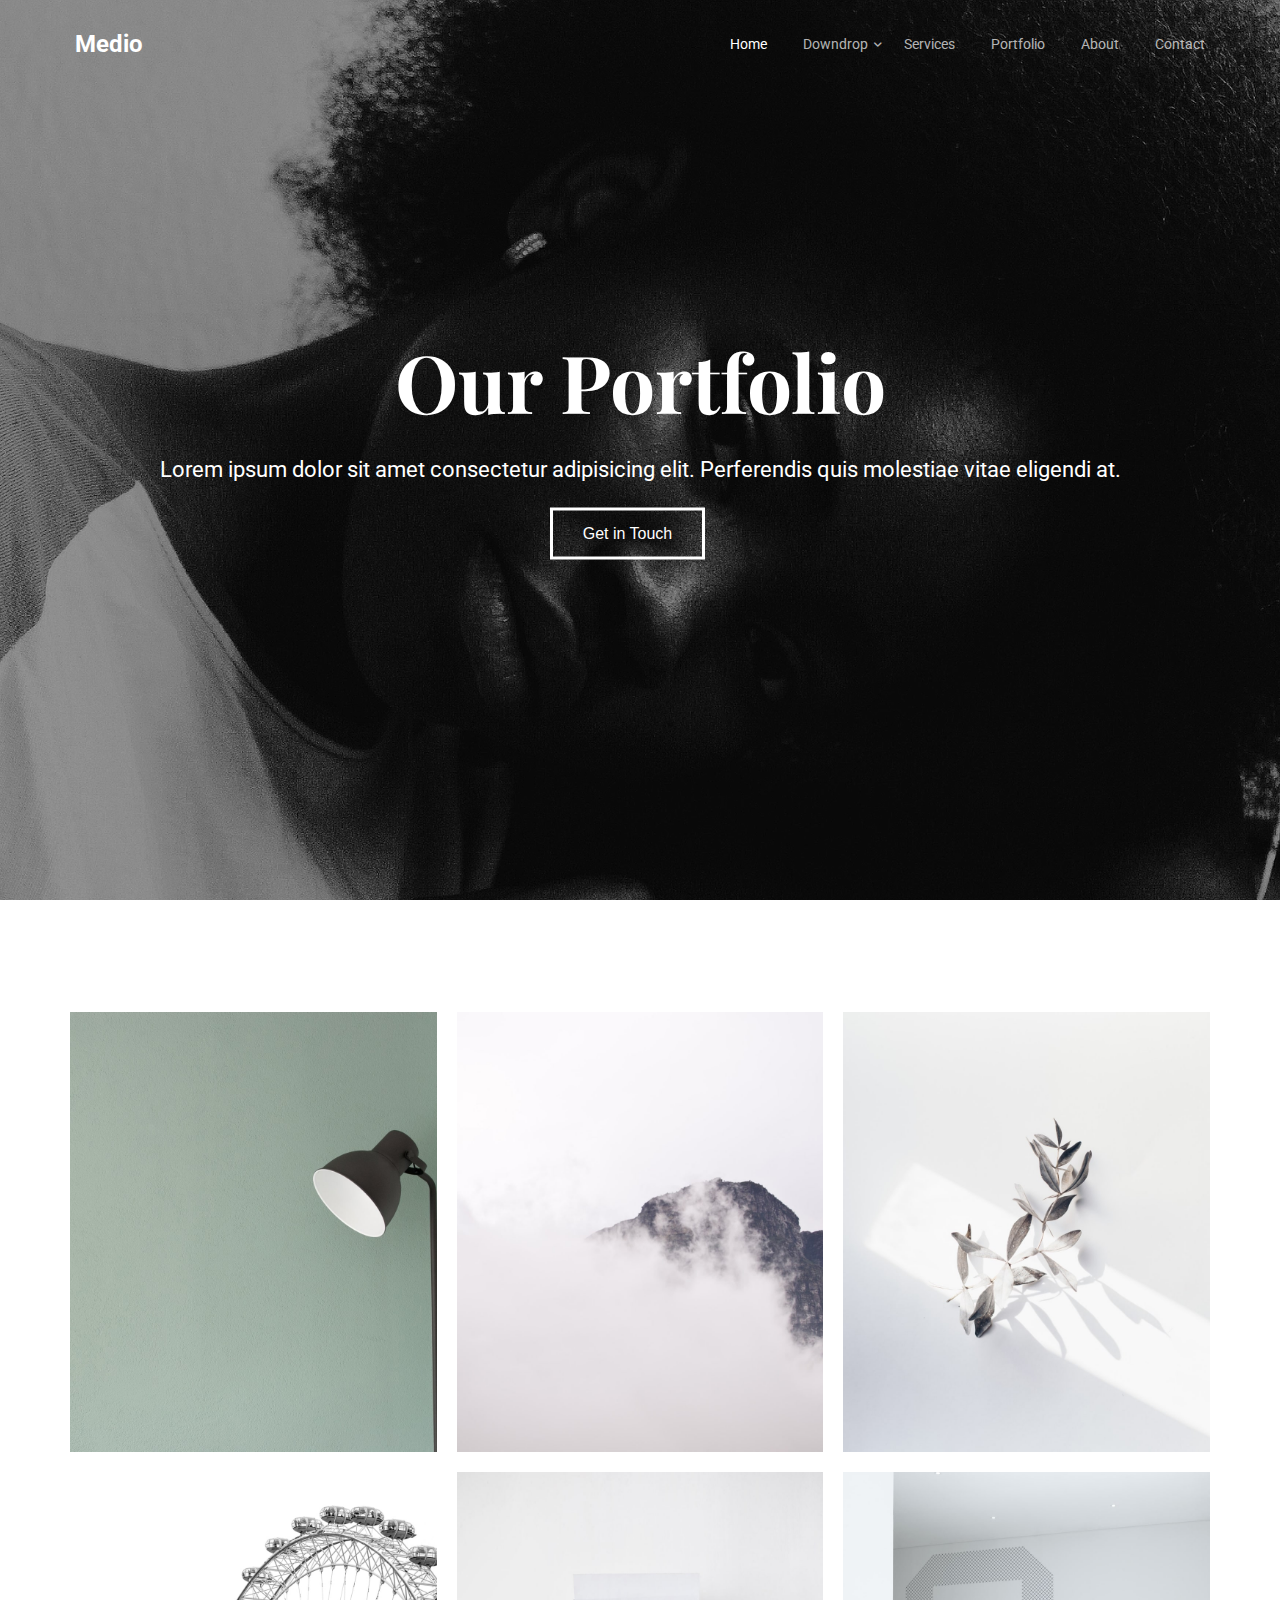
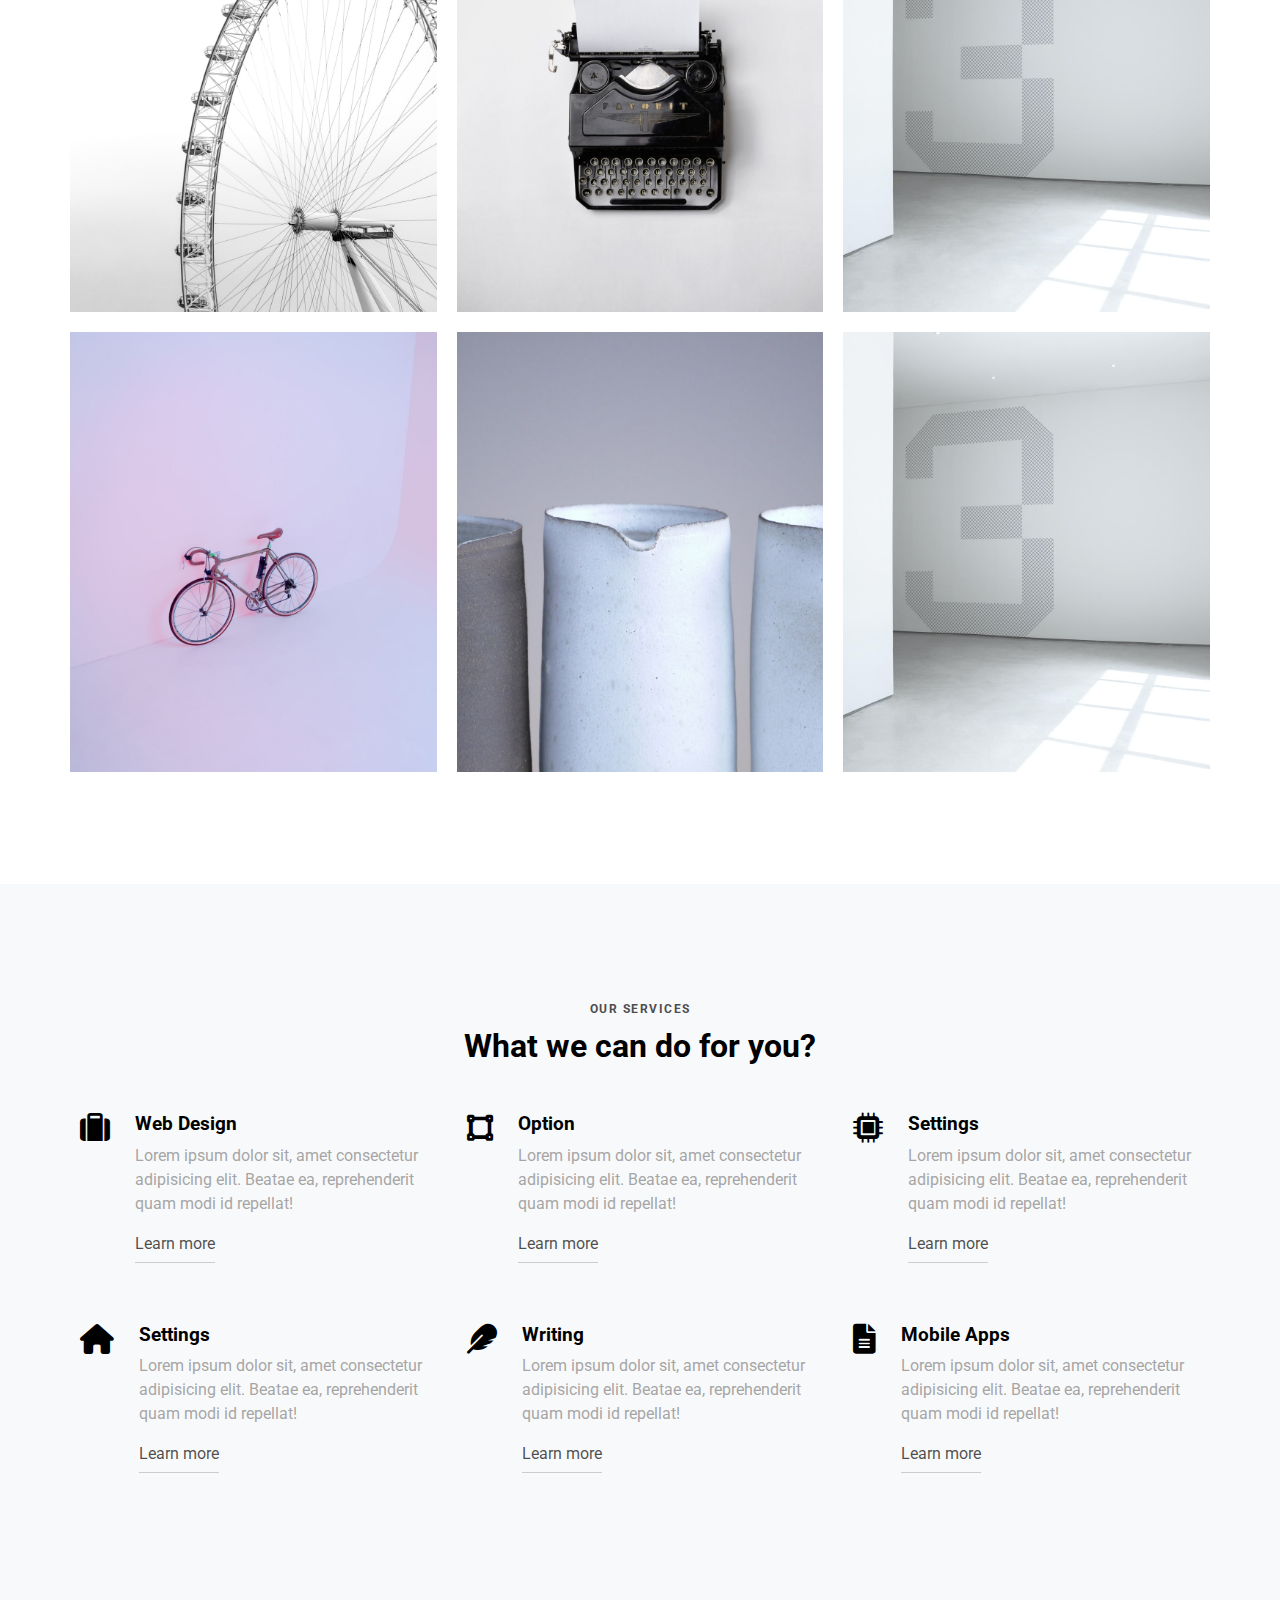
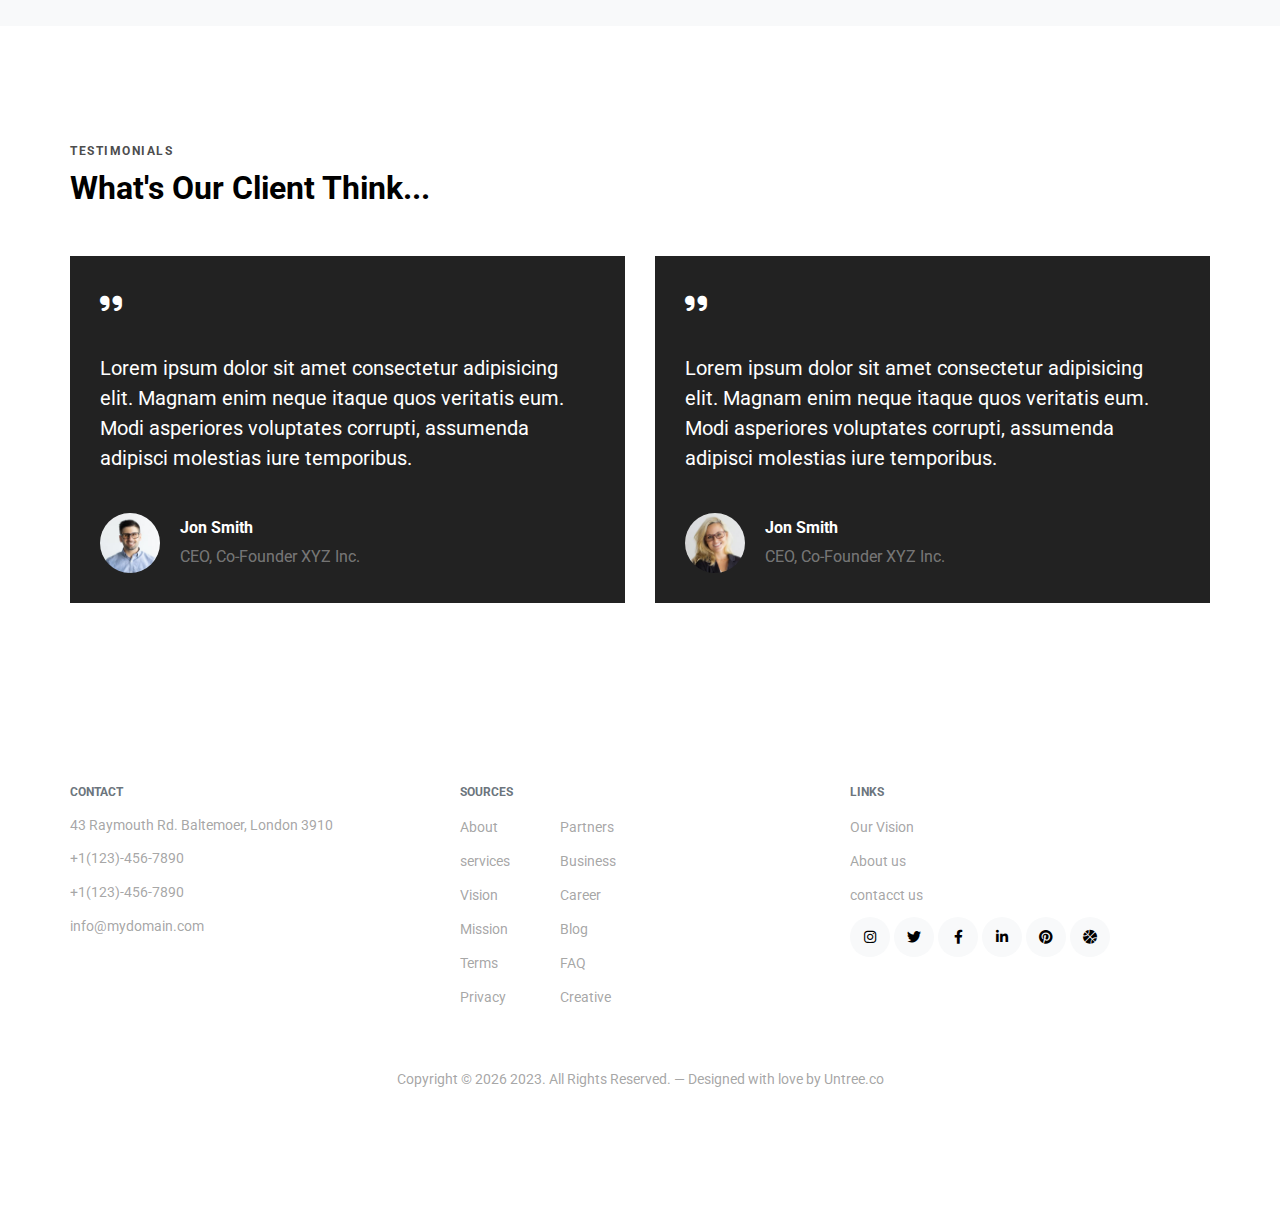
<file: portfolio.html>
<!DOCTYPE html>
<html lang="en">
  <head>
    <meta charset="UTF-8" />
    <meta http-equiv="X-UA-Compatible" content="IE=edge" />
    <meta name="viewport" content="width=device-width, initial-scale=1.0" />
    <link rel="shortcut icon" href="favicon.png" />
    <title>Medio</title>
    <link rel="stylesheet" href="./css/style.css" />
    <link rel="stylesheet" href="./css/portfolio.css" />
    <link rel="stylesheet" href="./css/all.min.css" />
  </head>
  <body>
    <!-- ========Start nav========= -->
    <header>
      <div class="container">
        <a href="index.html" class="nav-logo"><h3>Medio</h3></a>
        <nav>
          <button class="open-nav-list">
            <i class="fa-solid fa-bars"></i>
          </button>
          <ul class="nav-list">
            <button class="close-nav-list">
              <i class="fa-solid fa-x"></i>
            </button>
            <li><a href="index.html" class="active-link">Home</a></li>
            <li class="has-children">
              <a href="index.html">Downdrop</a>
              <ul class="first-sub-menu">
                <li><a href="#">Menu One</a></li>
                <li class="sub-menu">
                  <a href="#">Menu Two</a>
                  <ul class="second-sub-menu">
                    <li><a href="#">Sub Menu One</a></li>
                    <li><a href="#">Sub Menu Two</a></li>
                    <li><a href="#">Sub Menu Three</a></li>
                  </ul>
                </li>
                <li><a href="#">Menu Three</a></li>
              </ul>
            </li>
            <li><a href="services.html">Services</a></li>
            <li><a href="portfolio.html">Portfolio</a></li>
            <li><a href="about.html">About</a></li>
            <li><a href="contact.html">Contact</a></li>
          </ul>
        </nav>
        <!-- <button class="close-nav-list"><i class="fa-solid fa-x"></i></button> -->
      </div>
    </header>
    <!-- ========End nav========= -->
    <!-- ========Start Landing page========= -->
    <section class="landing">
      <div class="overlay"></div>
      <div class="container">
        <div class="content">
          <h1>Our Portfolio</h1>
          <p>
            Lorem ipsum dolor sit amet consectetur adipisicing elit. Perferendis
            quis molestiae vitae eligendi at.
          </p>
          <div>
            <button>Get in Touch</button>
          </div>
        </div>
      </div>
    </section>
    <!-- ========End landing page========== -->
    <!-- ========Start portfolio page========== -->
    <section class="portfolio">
      <div class="container">
        <div class="portfolio-imgs">
          <div class="port-box">
            <img src="./images/img_v_1-min.jpg" alt="" />
            <div class="port-content">
              <h2>Bonzai Tree</h2>
              <span>Branding</span>
            </div>
          </div>
          <div class="port-box">
            <img src="./images/img_v_2-min.jpg" alt="" />
            <div class="port-content">
              <h2>Simple Woman</h2>
              <span>Branding</span>
            </div>
          </div>
          <div class="port-box">
            <img src="./images/img_v_3-min.jpg" alt="" />
            <div class="port-content">
              <h2>Fruits</h2>
              <span>Website</span>
            </div>
          </div>
          <div class="port-box">
            <img src="./images/img_v_4-min.jpg" alt="" />
            <div class="port-content">
              <h2>Design Material</h2>
              <span>Web Application</span>
            </div>
          </div>
          <div class="port-box">
            <img src="./images/img_v_5-min.jpg" alt="" />
            <div class="port-content">
              <h2>Handy Food</h2>
              <span>Web Application</span>
            </div>
          </div>
          <div class="port-box">
            <img src="./images/img_v_6-min.jpg" alt="" />
            <div class="port-content">
              <h2>Cat With Cup</h2>
              <span>Website</span>
            </div>
          </div>
          <div class="port-box">
            <img src="./images/img_v_7-min.jpg" alt="" />
            <div class="port-content">
              <h2>Design Material</h2>
              <span>Web Application</span>
            </div>
          </div>
          <div class="port-box">
            <img src="./images/img_v_8-min.jpg" alt="" />
            <div class="port-content">
              <h2>Handy Food</h2>
              <span>Web Application</span>
            </div>
          </div>
          <div class="port-box">
            <img src="./images/img_v_6-min.jpg" alt="" />
            <div class="port-content">
              <h2>Cat With Cup</h2>
              <span>Website</span>
            </div>
          </div>
        </div>
      </div>
    </section>
    <!-- ========End portfolio page========== -->
    <!-- ========start services page========== -->
    <section class="services">
      <div class="section-title">
        <span>Our Services</span>
        <h2>What we can do for you?</h2>
      </div>
      <div class="container">
        <div class="service-box">
          <span><i class="fa-solid fa-suitcase"></i></span>
          <div class="service-content">
            <h3>Web Design</h3>
            <p>
              Lorem ipsum dolor sit, amet consectetur adipisicing elit. Beatae
              ea, reprehenderit quam modi id repellat!
            </p>
            <a href="#" class="link">Learn more</a>
          </div>
        </div>
        <div class="service-box">
          <span>
            <i class="fa-solid fa-vector-square fa-2x"></i>
          </span>
          <div class="service-content">
            <h3>Option</h3>
            <p>
              Lorem ipsum dolor sit, amet consectetur adipisicing elit. Beatae
              ea, reprehenderit quam modi id repellat!
            </p>
            <a href="#" class="link">Learn more</a>
          </div>
        </div>
        <div class="service-box">
          <span>
            <i class="fa-solid fa-microchip fa-2x"></i>
          </span>
          <div class="service-content">
            <h3>Settings</h3>
            <p>
              Lorem ipsum dolor sit, amet consectetur adipisicing elit. Beatae
              ea, reprehenderit quam modi id repellat!
            </p>
            <a href="#" class="link">Learn more</a>
          </div>
        </div>
        <div class="service-box">
          <span>
            <i class="fa-solid fa-house fa-2x"></i>
          </span>
          <div class="service-content">
            <h3>Settings</h3>
            <p>
              Lorem ipsum dolor sit, amet consectetur adipisicing elit. Beatae
              ea, reprehenderit quam modi id repellat!
            </p>
            <a href="#" class="link">Learn more</a>
          </div>
        </div>
        <div class="service-box">
          <span>
            <i class="fa-solid fa-feather fa-2x"></i>
          </span>
          <div class="service-content">
            <h3>Writing</h3>
            <p>
              Lorem ipsum dolor sit, amet consectetur adipisicing elit. Beatae
              ea, reprehenderit quam modi id repellat!
            </p>
            <a href="#" class="link">Learn more</a>
          </div>
        </div>
        <div class="service-box">
          <span>
            <i class="fa-solid fa-file-lines fa-2x"></i>
          </span>
          <div class="service-content">
            <h3>Mobile Apps</h3>
            <p>
              Lorem ipsum dolor sit, amet consectetur adipisicing elit. Beatae
              ea, reprehenderit quam modi id repellat!
            </p>
            <a href="#" class="link">Learn more</a>
          </div>
        </div>
      </div>
    </section>
    <!-- ========End services page========== -->
    <!-- ========start testimonials page========== -->
    <section class="testimonials">
      <div class="container">
        <div class="section-title">
          <span>testimonials</span>
          <h2>What's Our Client Think...</h2>
        </div>
        <div class="testimonials-content">
          <div class="testimonials-box first">
            <span class="qoute"><i class="fa-solid fa-quote-right"></i></span>
            <p>
              Lorem ipsum dolor sit amet consectetur adipisicing elit. Magnam
              enim neque itaque quos veritatis eum. Modi asperiores voluptates
              corrupti, assumenda adipisci molestias iure temporibus.
            </p>
            <div class="testimonilas-detelais">
              <img src="./images/person_1.jpg" alt="" />
              <div class="testimonials-info">
                <h2>Jon Smith</h2>
                <span>CEO, Co-Founder XYZ Inc.</span>
              </div>
            </div>
          </div>
          <div class="testimonials-box second">
            <span class="qoute"><i class="fa-solid fa-quote-right"></i></span>
            <p>
              Lorem ipsum dolor sit amet consectetur adipisicing elit. Magnam
              enim neque itaque quos veritatis eum. Modi asperiores voluptates
              corrupti, assumenda adipisci molestias iure temporibus.
            </p>
            <div class="testimonilas-detelais">
              <img src="./images/person_2.jpg" alt="" />
              <div class="testimonials-info">
                <h2>Jon Smith</h2>
                <span>CEO, Co-Founder XYZ Inc.</span>
              </div>
            </div>
          </div>
        </div>
      </div>
    </section>
    <!-- ========End testimonials page========== -->
    <!-- ========start footer page========== -->
    <footer>
      <div class="container">
        <div class="contact-box">
          <h3>Contact</h3>
          <address>43 Raymouth Rd. Baltemoer, London 3910</address>
          <ul class="contact-info">
            <li><a href="tel://11234567890">+1(123)-456-7890</a></li>
            <li><a href="tel://11234567890">+1(123)-456-7890</a></li>
            <li><a href="mailto://info@mydomain.com">info@mydomain.com</a></li>
          </ul>
        </div>
        <div class="contact-box">
          <h3>Sources</h3>
          <div class="sources-links">
            <ul>
              <li><a href="#">About</a></li>
              <li><a href="#">services</a></li>
              <li><a href="#">Vision</a></li>
              <li><a href="#">Mission</a></li>
              <li><a href="#">Terms</a></li>
              <li><a href="#">Privacy</a></li>
            </ul>
            <ul>
              <li><a href="#">Partners</a></li>
              <li><a href="#">Business</a></li>
              <li><a href="#">Career</a></li>
              <li><a href="#">Blog</a></li>
              <li><a href="#">FAQ</a></li>
              <li><a href="#">Creative</a></li>
            </ul>
          </div>
        </div>
        <div class="contact-box">
          <h3>Links</h3>
          <div class="links-list">
            <ul>
              <li><a href="#">Our Vision</a></li>
              <li><a href="#">About us</a></li>
              <li><a href="#">contacct us</a></li>
            </ul>
            <ul class="links-icon">
              <li>
                <a href="#"
                  ><span><i class="fa-brands fa-instagram"></i></span
                ></a>
              </li>
              <li>
                <a href="#"
                  ><span><i class="fa-brands fa-twitter"></i></span
                ></a>
              </li>
              <li>
                <a href="#"
                  ><span><i class="fa-brands fa-facebook-f"></i></span
                ></a>
              </li>
              <li>
                <a href="#"
                  ><span><i class="fa-brands fa-linkedin-in"></i></span
                ></a>
              </li>
              <li>
                <a href="#"
                  ><span><i class="fa-brands fa-pinterest"></i></span
                ></a>
              </li>
              <li>
                <a href="#"
                  ><span><i class="fa-solid fa-basketball"></i></span
                ></a>
              </li>
            </ul>
          </div>
        </div>
      </div>
      <p>
        Copyright ©
        <script>
          document.write(new Date().getFullYear());
        </script>
        2023. All Rights Reserved. — Designed with love by
        <a href="https://untree.co">Untree.co</a>
        <!-- License information: https://untree.co/license/ -->
      </p>
    </footer>
    <!-- ========End footer page========== -->

    <!--=======================  -->
    <script src="main.js"></script>
  </body>
</html>
</file>
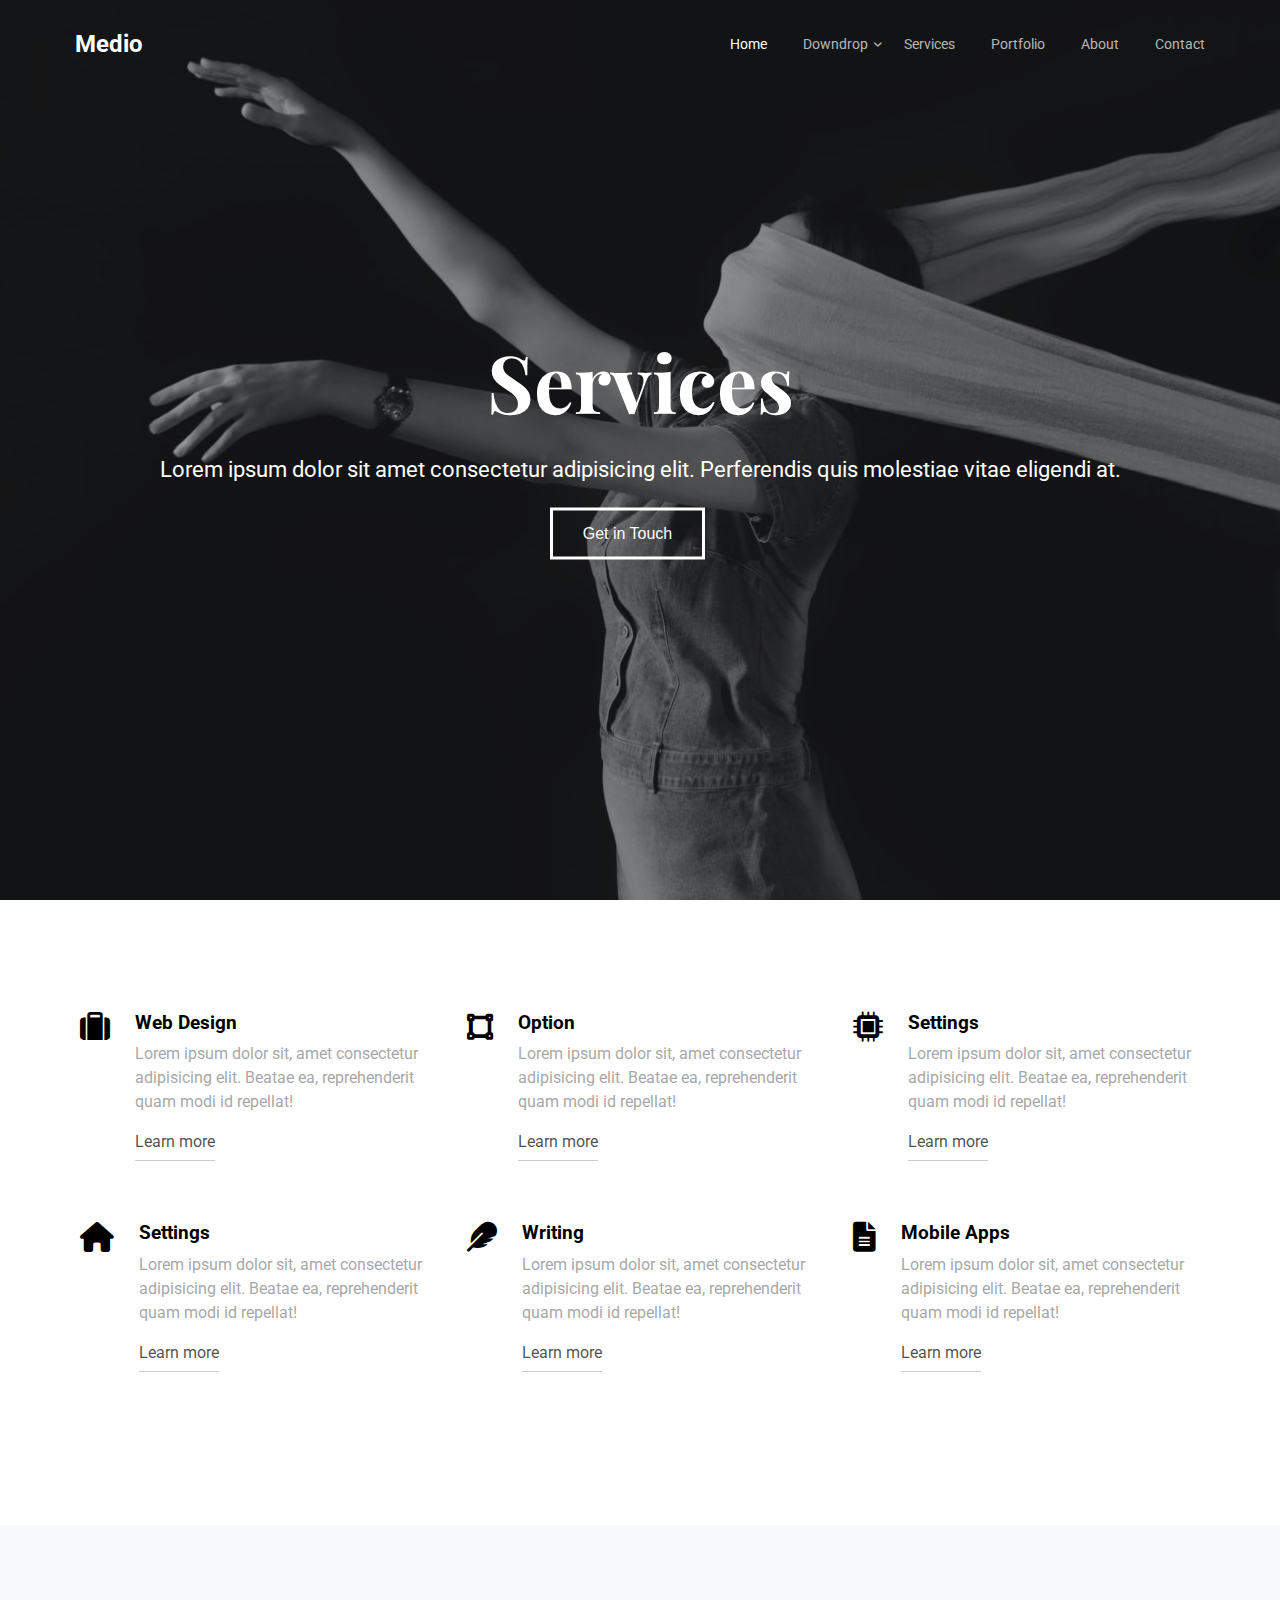
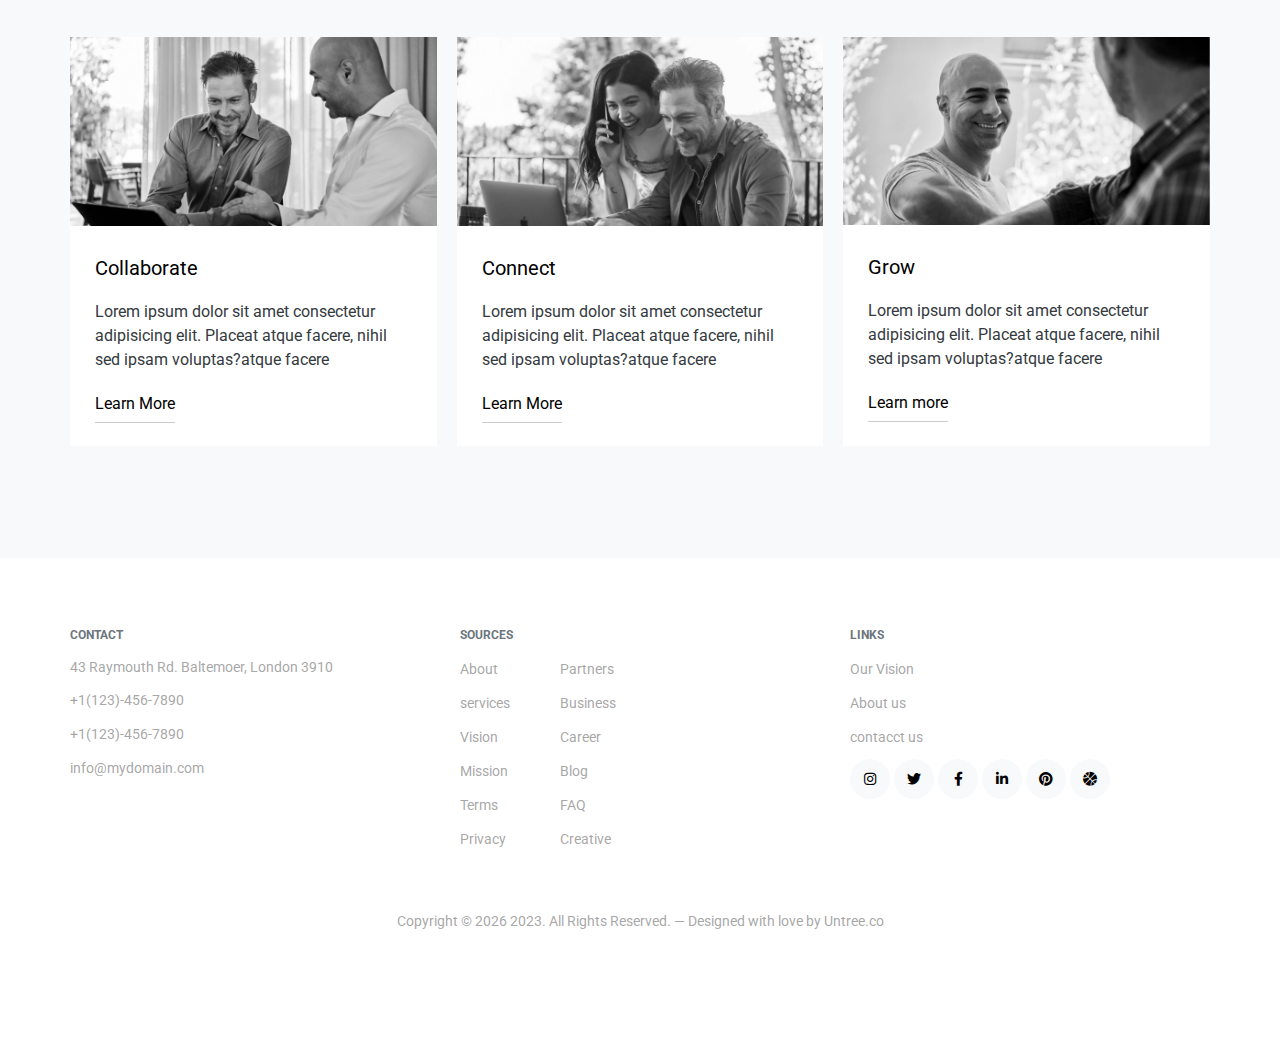
<file: services.html>
<!DOCTYPE html>
<html lang="en">
  <head>
    <meta charset="UTF-8" />
    <meta http-equiv="X-UA-Compatible" content="IE=edge" />
    <meta name="viewport" content="width=device-width, initial-scale=1.0" />
    <link rel="shortcut icon" href="favicon.png" />
    <title>Medio</title>
    <link rel="stylesheet" href="./css/style.css" />
    <link rel="stylesheet" href="./css/services.css" />
    <link rel="stylesheet" href="./css/all.min.css" />
  </head>
</html>
<body>
  <!-- ========Start nav========= -->

  <header>
    <div class="container">
      <a href="index.html" class="nav-logo"><h3>Medio</h3></a>
      <nav>
        <button class="open-nav-list">
          <i class="fa-solid fa-bars"></i>
        </button>
        <ul class="nav-list">
          <button class="close-nav-list">
            <i class="fa-solid fa-x"></i>
          </button>
          <li><a href="index.html" class="active-link">Home</a></li>
          <li class="has-children">
            <a href="index.html">Downdrop</a>
            <ul class="first-sub-menu">
              <li><a href="#">Menu One</a></li>
              <li class="sub-menu">
                <a href="#">Menu Two</a>
                <ul class="second-sub-menu">
                  <li><a href="#">Sub Menu One</a></li>
                  <li><a href="#">Sub Menu Two</a></li>
                  <li><a href="#">Sub Menu Three</a></li>
                </ul>
              </li>
              <li><a href="#">Menu Three</a></li>
            </ul>
          </li>
          <li><a href="services.html">Services</a></li>
          <li><a href="portfolio.html">Portfolio</a></li>
          <li><a href="about.html">About</a></li>
          <li><a href="contact.html">Contact</a></li>
        </ul>
      </nav>
      <!-- <button class="close-nav-list"><i class="fa-solid fa-x"></i></button> -->
    </div>
  </header>
  <!-- ========End nav========= -->
  <!-- ========Start Landing page========= -->
  <section class="landing">
    <div class="overlay"></div>
    <div class="container">
      <div class="content">
        <h1>Services</h1>
        <p>
          Lorem ipsum dolor sit amet consectetur adipisicing elit. Perferendis
          quis molestiae vitae eligendi at.
        </p>
        <div>
          <button>Get in Touch</button>
        </div>
      </div>
    </div>
  </section>
  <!-- ========End landing page========== -->
  <!-- ========start services page========== -->
  <section class="services">
    <div class="container">
      <div class="service-box">
        <span><i class="fa-solid fa-suitcase"></i></span>
        <div class="service-content">
          <h3>Web Design</h3>
          <p>
            Lorem ipsum dolor sit, amet consectetur adipisicing elit. Beatae ea,
            reprehenderit quam modi id repellat!
          </p>
          <a href="#" class="link">Learn more</a>
        </div>
      </div>
      <div class="service-box">
        <span>
          <i class="fa-solid fa-vector-square fa-2x"></i>
        </span>
        <div class="service-content">
          <h3>Option</h3>
          <p>
            Lorem ipsum dolor sit, amet consectetur adipisicing elit. Beatae ea,
            reprehenderit quam modi id repellat!
          </p>
          <a href="#" class="link">Learn more</a>
        </div>
      </div>
      <div class="service-box">
        <span>
          <i class="fa-solid fa-microchip fa-2x"></i>
        </span>
        <div class="service-content">
          <h3>Settings</h3>
          <p>
            Lorem ipsum dolor sit, amet consectetur adipisicing elit. Beatae ea,
            reprehenderit quam modi id repellat!
          </p>
          <a href="#" class="link">Learn more</a>
        </div>
      </div>
      <div class="service-box">
        <span>
          <i class="fa-solid fa-house fa-2x"></i>
        </span>
        <div class="service-content">
          <h3>Settings</h3>
          <p>
            Lorem ipsum dolor sit, amet consectetur adipisicing elit. Beatae ea,
            reprehenderit quam modi id repellat!
          </p>
          <a href="#" class="link">Learn more</a>
        </div>
      </div>
      <div class="service-box">
        <span>
          <i class="fa-solid fa-feather fa-2x"></i>
        </span>
        <div class="service-content">
          <h3>Writing</h3>
          <p>
            Lorem ipsum dolor sit, amet consectetur adipisicing elit. Beatae ea,
            reprehenderit quam modi id repellat!
          </p>
          <a href="#" class="link">Learn more</a>
        </div>
      </div>
      <div class="service-box">
        <span>
          <i class="fa-solid fa-file-lines fa-2x"></i>
        </span>
        <div class="service-content">
          <h3>Mobile Apps</h3>
          <p>
            Lorem ipsum dolor sit, amet consectetur adipisicing elit. Beatae ea,
            reprehenderit quam modi id repellat!
          </p>
          <a href="#" class="link">Learn more</a>
        </div>
      </div>
    </div>
  </section>
  <!-- ========End services page========== -->
  <!-- ========Start info page========== -->
  <section class="info">
    <div class="container">
      <div class="info-box">
        <img src="./images/img_1.jpg" alt="info image" />
        <div class="info-text">
          <h3>Collaborate</h3>
          <p>
            Lorem ipsum dolor sit amet consectetur adipisicing elit. Placeat
            atque facere, nihil sed ipsam voluptas?atque facere
          </p>
          <a href="#" class="link">Learn More</a>
        </div>
      </div>
      <div class="info-box">
        <img src="./images/img_2.jpg" alt="info image" />
        <div class="info-text">
          <h3>Connect</h3>
          <p>
            Lorem ipsum dolor sit amet consectetur adipisicing elit. Placeat
            atque facere, nihil sed ipsam voluptas?atque facere
          </p>
          <a href="#" class="link">Learn More</a>
        </div>
      </div>
      <div class="info-box">
        <img src="./images/img_3.jpg" alt="info image" />
        <div class="info-text">
          <h3>Grow</h3>
          <p>
            Lorem ipsum dolor sit amet consectetur adipisicing elit. Placeat
            atque facere, nihil sed ipsam voluptas?atque facere
          </p>
          <a href="#" class="link">Learn more</a>
        </div>
      </div>
    </div>
  </section>
  <!-- ========End info page========== -->
  <!-- ========start footer page========== -->
  <footer>
    <div class="container">
      <div class="contact-box">
        <h3>Contact</h3>
        <address>43 Raymouth Rd. Baltemoer, London 3910</address>
        <ul class="contact-info">
          <li><a href="tel://11234567890">+1(123)-456-7890</a></li>
          <li><a href="tel://11234567890">+1(123)-456-7890</a></li>
          <li><a href="mailto://info@mydomain.com">info@mydomain.com</a></li>
        </ul>
      </div>
      <div class="contact-box">
        <h3>Sources</h3>
        <div class="sources-links">
          <ul>
            <li><a href="#">About</a></li>
            <li><a href="#">services</a></li>
            <li><a href="#">Vision</a></li>
            <li><a href="#">Mission</a></li>
            <li><a href="#">Terms</a></li>
            <li><a href="#">Privacy</a></li>
          </ul>
          <ul>
            <li><a href="#">Partners</a></li>
            <li><a href="#">Business</a></li>
            <li><a href="#">Career</a></li>
            <li><a href="#">Blog</a></li>
            <li><a href="#">FAQ</a></li>
            <li><a href="#">Creative</a></li>
          </ul>
        </div>
      </div>
      <div class="contact-box">
        <h3>Links</h3>
        <div class="links-list">
          <ul>
            <li><a href="#">Our Vision</a></li>
            <li><a href="#">About us</a></li>
            <li><a href="#">contacct us</a></li>
          </ul>
          <ul class="links-icon">
            <li>
              <a href="#"
                ><span><i class="fa-brands fa-instagram"></i></span
              ></a>
            </li>
            <li>
              <a href="#"
                ><span><i class="fa-brands fa-twitter"></i></span
              ></a>
            </li>
            <li>
              <a href="#"
                ><span><i class="fa-brands fa-facebook-f"></i></span
              ></a>
            </li>
            <li>
              <a href="#"
                ><span><i class="fa-brands fa-linkedin-in"></i></span
              ></a>
            </li>
            <li>
              <a href="#"
                ><span><i class="fa-brands fa-pinterest"></i></span
              ></a>
            </li>
            <li>
              <a href="#"
                ><span><i class="fa-solid fa-basketball"></i></span
              ></a>
            </li>
          </ul>
        </div>
      </div>
    </div>
    <p>
      Copyright ©
      <script>
        document.write(new Date().getFullYear());
      </script>
      2023. All Rights Reserved. — Designed with love by
      <a href="https://untree.co">Untree.co</a>
      <!-- License information: https://untree.co/license/ -->
    </p>
  </footer>
  <!-- ========End footer page========== -->

  <!-- ========================== -->
  <script src="main.js"></script>
</body>
</file>
<file: css/style.css>
@import url("https://fonts.googleapis.com/css2?family=Cairo:wght@300;400;600;700&family=Inter:wght@200;400;600;700;800;900&family=Montserrat:wght@200;300;400;500;600;700;800;900&family=Open+Sans:wght@300;400;500;600;700;800&family=Roboto:wght@100;300;400;500;700;900&family=Source+Serif+Pro:wght@300;400;600;700;900&family=Ubuntu:wght@300;400;500;700&family=Work+Sans:wght@200;300;400;500;600;700;800&display=swap");
@import url("https://fonts.googleapis.com/css2?family=Cairo:wght@300;400;600;700&family=Inter:wght@200;400;600;700;800;900&family=Montserrat:wght@200;300;400;500;600;700;800;900&family=Open+Sans:wght@300;400;500;600;700;800&family=Playfair+Display:wght@400;500;600;700;900&family=Roboto:wght@100;300;400;500;700;900&family=Source+Serif+Pro:wght@300;400;600;700;900&family=Ubuntu:wght@300;400;500;700&family=Work+Sans:wght@200;300;400;500;600;700;800&display=swap");
.container {
  padding: 0 15px;
  margin: 0 auto;
}

img {
  display: block;
  width: 100%;
}

h1,
h2,
h3,
h4,
h5 {
  line-height: 1.2;
}

section {
  padding-top: 112px;
  padding-bottom: 112px;
}

.section-title {
  margin-bottom: 48px;
}
.section-title > span {
  text-transform: uppercase;
  font-size: 12px;
  font-weight: 700;
  letter-spacing: 1.5px;
  line-height: 16px;
  color: #4d4d4d;
  display: inline-block;
  margin-bottom: 10px;
}
.section-title > h2 {
  font-size: 32px;
  margin-bottom: 24px;
}

@media (min-width: 768px) {
  .container {
    width: 750px;
  }
}
@media (min-width: 992px) {
  .container {
    width: 970px;
  }
}
@media (min-width: 1200px) {
  .container {
    width: 1170px;
  }
}
* {
  box-sizing: border-box;
  margin: 0;
  padding: 0;
  list-style: none;
  text-decoration: none;
  outline: none;
  border: 0;
}

html {
  scroll-behavior: smooth;
}

body {
  font-family: "Roboto", sans-serif;
  line-height: 1.5;
  -webkit-user-select: none;
     -moz-user-select: none;
          user-select: none;
  color: #000;
}

.landing {
  height: 100vh;
  min-height: 700px;
  background-image: url("/images/hero_1.jpg");
  background-color: aqua;
  background-size: cover;
  background-position: center;
  background-repeat: no-repeat;
}
.landing .overlay::before {
  content: "";
  position: absolute;
  width: 100% !important;
  height: 100%;
  left: 0;
  top: 0;
  right: 0;
  bottom: 0;
  z-index: 1;
  background-color: rgba(0, 0, 0, 0.4);
}
.landing .container .content {
  width: 90%;
  position: absolute;
  top: 50%;
  transform: translateY(-50%);
  z-index: 2;
}
.landing .container .content h1 {
  width: 83%;
  color: #fff;
  font-size: 80px;
  line-height: 1;
  font-family: "Playfair Display", serif;
  margin-bottom: 50px;
}
.landing .container .content div {
  display: flex;
  align-items: center;
}
.landing .container .content div button {
  background: #222;
  color: #fff;
  padding: 14px 30px;
  border: 1px solid transparent;
  font-size: 16px;
  -webkit-user-select: none;
     -moz-user-select: none;
          user-select: none;
  cursor: pointer;
  transition: all 0.3s ease;
  background-color: transparent;
  border: 3px solid #fff;
  font-size: 16px;
  margin-right: 25px;
  transition: 0.3s;
}
.landing .container .content div button:hover {
  background-color: transparent;
  color: #212529;
  border-color: #212529;
}
.landing .container .content div button:hover {
  background-color: #fff;
  color: #000;
  border-color: transparent;
}
.landing .container .content div a {
  display: flex;
  align-items: center;
}
.landing .container .content div a .video-icon {
  display: inline-block;
  width: 40px;
  height: 40px;
  color: #fff;
  border-radius: 50%;
  border: 1px solid rgba(255, 255, 255, 0.3);
  margin-right: 10px;
  position: relative;
  transition: border-color 0.4s;
}
.landing .container .content div a .video-icon:hover {
  border-color: #fff;
}
.landing .container .content div a .video-icon::before {
  font-family: "Font Awesome 5 Free";
  content: "\f04b";
  font-weight: 900;
  position: absolute;
  top: 50%;
  left: 50%;
  transform: translate(-50%, -50%);
}
.landing .container .content div a span {
  color: #fff;
  font-size: 18px;
}

@media (max-width: 991px) {
  .landing .container .content h1 {
    font-size: 40px;
  }
}
@media (max-width: 767px) {
  .landing .container .content h1 {
    font-size: 38px;
  }
}
header {
  height: 80px;
  position: absolute;
  width: 100%;
  z-index: 999;
}
header .container {
  display: flex;
  justify-content: space-between;
  align-items: center;
  padding: 30px 20px;
}
header .container .nav-logo h3 {
  color: #fff;
  font-size: 24px;
}
header .container nav {
  display: flex;
  justify-content: flex-end;
  flex: 1;
}
header .container nav .nav-list {
  display: flex;
  gap: 36px;
  font-size: 14px;
  position: relative;
}
header .container nav .nav-list a {
  color: rgba(255, 255, 255, 0.7);
  transition: 0.3s;
}
header .container nav .nav-list a.active-link, header .container nav .nav-list a:hover, header .container nav .nav-list a:focus {
  color: #fff;
}
header .container nav .nav-list .has-children > a::before {
  font-family: "Font Awesome 5 Free";
  content: "\f107";
  font-weight: 900;
  position: absolute;
  right: 323px;
  top: 50%;
  transform: translateY(-50%);
  font-size: 10px;
}
header .container nav .nav-list .has-children li a {
  color: #6c757d;
  font-size: 14px;
  transition: 0.4s;
}
header .container nav .nav-list .has-children li a:hover {
  color: #000;
}
header .container nav .nav-list .has-children .first-sub-menu {
  background-color: #fff;
  position: absolute;
  width: 170px;
  height: 150px;
  padding: 30px 20px;
  right: 238px;
  top: 50px;
  opacity: 0;
  transition: top 0.4s, opacity 0.4s;
}
header .container nav .nav-list .has-children .first-sub-menu li {
  margin-bottom: 10px;
}
header .container nav .nav-list .has-children .first-sub-menu .sub-menu > a::before {
  font-family: "Font Awesome 5 Free";
  content: "\f105";
  font-weight: 900;
  position: absolute;
  right: 20px;
  top: 50%;
  transform: translateY(-50%);
  font-size: 10px;
}
header .container nav .nav-list .has-children .first-sub-menu .sub-menu .second-sub-menu {
  background-color: #fff;
  position: absolute;
  width: 170px;
  height: 150px;
  padding: 30px 20px;
  left: 170px;
  top: 70px;
  opacity: 0;
  transition: top 0.4s, opacity 0.4s;
}
header .container nav .nav-list .has-children:hover .first-sub-menu {
  opacity: 1;
  top: 30px;
}
header .container nav .nav-list .has-children .first-sub-menu .sub-menu:hover .second-sub-menu {
  opacity: 1;
  top: 50px;
}
header .container nav button {
  display: none;
}

@media (max-width: 991px) {
  header .container nav .nav-list {
    flex-direction: column;
    gap: 10px;
    background: #fff;
    position: fixed;
    right: -313px;
    top: 0;
    width: 35%;
    height: 100%;
    padding: 40px 20px;
    opacity: 0;
    transition: right 0.4s, opacity 0.4s;
  }
  header .container nav .nav-list.showlist {
    opacity: 1;
    right: -1px;
  }
  header .container nav .nav-list li a {
    color: #000;
  }
  header .container nav .nav-list li a:hover {
    color: #000;
  }
  header .container nav .nav-list .active-link {
    color: red;
  }
  header .container nav .nav-list .has-children:hover .first-sub-menu {
    opacity: 0;
  }
  header .container nav .nav-list .has-children .first-sub-menu .sub-menu:hover .second-sub-menu {
    opacity: 0;
  }
  header .container nav .nav-list .has-children > a::before {
    right: 40px;
    top: 93px;
  }
  header .container nav .nav-list .has-children.space {
    margin-bottom: 95px;
  }
  header .container nav .nav-list .has-children.extraspace {
    margin-bottom: 180px;
  }
  header .container nav .nav-list .has-children .first-sub-menu {
    top: 70px;
    left: 15px;
    background-color: transparent;
  }
  header .container nav .nav-list .has-children .first-sub-menu.show {
    opacity: 1;
    top: 82px;
  }
  header .container nav .nav-list .has-children .first-sub-menu .sub-menu > a::before {
    content: "\f107";
    right: -65px;
    top: 70px;
  }
  header .container nav .nav-list .has-children .first-sub-menu .sub-menu.space {
    margin-bottom: 100px;
  }
  header .container nav .nav-list .has-children .first-sub-menu .sub-menu .second-sub-menu {
    top: 60px;
    left: 25px;
    background: transparent;
  }
  header .container nav .nav-list .has-children .first-sub-menu .sub-menu .second-sub-menu.show {
    opacity: 1;
    top: 60px;
  }
  header .container nav button {
    display: inline-block;
    background: transparent;
    font-size: 20px;
    color: #fff;
    cursor: pointer;
  }
  header .container nav button.close-nav-list {
    display: none;
  }
  header .container nav button.close-nav-list.closeicon {
    display: block;
    color: black;
    text-align: right;
    margin-top: -20px;
  }
}
/*=======media for mobile============*/
@media (max-width: 767px) {
  header .container nav .nav-list {
    width: 70%;
  }
}
.info {
  padding-top: 112px;
  padding-bottom: 112px;
  background-color: #f8f9fa;
}
.info .container {
  display: grid;
  grid-template-columns: repeat(auto-fill, minmax(300px, 1fr));
  gap: 20px;
}
.info .container .info-box {
  background-color: #fff;
  transition: transform 0.4s;
}
.info .container .info-box:hover {
  transform: translateY(-10px);
  box-shadow: 10px 10px 8px 5px #eee, -10px 0 8px 5px #eee;
}
.info .container .info-box img {
  background-color: #fff;
  filter: grayscale(100%);
}
.info .container .info-box:hover img {
  filter: grayscale(0);
}
.info .container .info-box .info-text {
  padding: 30px 25px;
  position: relative;
  overflow: hidden;
}
.info .container .info-box .info-text h3 {
  font-size: 20px;
  font-weight: 400;
  margin-bottom: 20px;
}
.info .container .info-box .info-text p {
  color: #343a40;
  margin-bottom: 20px;
}
.info .container .info-box .info-text .link {
  color: #000;
  padding-bottom: 10px;
  position: relative;
  transition: left 0.4s;
}
.info .container .info-box .info-text .link::before {
  content: "";
  position: absolute;
  width: 100%;
  height: 1px;
  left: 0;
  bottom: 0;
  background-color: #ccc;
}
.info .container .info-box .info-text .link::after {
  content: "";
  position: absolute;
  width: 0;
  height: 1px;
  left: 0;
  bottom: 0px;
  transition: width 0.4s linear;
}
.info .container .info-box .info-text .link:hover::after {
  width: 100%;
  background-color: #000;
}

@media (max-width: 991px) {
  .info .container {
    grid-template-columns: repeat(1, 1fr);
    gap: 30px;
  }
}
.portfolio {
  text-align: center;
}
.portfolio .container .portfolio-imgs {
  display: grid;
  grid-template-columns: repeat(auto-fill, minmax(300px, 1fr));
  gap: 20px;
}
.portfolio .container .portfolio-imgs .port-box {
  position: relative;
  overflow: hidden;
}
.portfolio .container .portfolio-imgs .port-box::after {
  content: "";
  position: absolute;
  width: 100%;
  height: 100%;
  top: 0;
  left: 0;
  background-color: rgba(29, 27, 27, 0.8);
  opacity: 0;
  transition: opacity 0.4s;
}
.portfolio .container .portfolio-imgs .port-box:hover::after {
  opacity: 1;
}
.portfolio .container .portfolio-imgs .port-box img {
  transition: transform 0.4s;
}
.portfolio .container .portfolio-imgs .port-box:hover img {
  transform: scale(1.1);
}
.portfolio .container .portfolio-imgs .port-box .port-content {
  position: absolute;
  top: 50%;
  left: 50%;
  transform: translate(-50%, -50%);
  text-align: center;
  z-index: 5;
}
.portfolio .container .portfolio-imgs .port-box .port-content h2 {
  position: relative;
  color: #fff;
  font-size: 25px;
  margin-bottom: 8px;
  bottom: -10px;
  opacity: 0;
  transition: opacity 0.4s, bottom 0.4s;
}
.portfolio .container .portfolio-imgs .port-box .port-content span {
  position: relative;
  color: #fff;
  color: rgba(255, 255, 255, 0.7);
  letter-spacing: 1.7px;
  text-transform: uppercase;
  font-size: 13px;
  bottom: -10px;
  opacity: 0;
  transition: opacity 0.4s, bottom 0.4s;
}
.portfolio .container .portfolio-imgs .port-box:hover .port-content h2, .portfolio .container .portfolio-imgs .port-box:hover .port-content span {
  bottom: 0;
  opacity: 1;
}

.website .container {
  display: flex;
  flex-wrap: wrap;
}
.website .container .section-title {
  flex-basis: auto;
  width: 33.33%;
  max-width: 100%;
  padding-right: 50px;
}
.website .container .section-title p {
  color: #808080;
  margin-bottom: 20px;
}
.website .container .section-title button {
  background: #222;
  color: #fff;
  padding: 14px 30px;
  border: 1px solid transparent;
  font-size: 16px;
  -webkit-user-select: none;
     -moz-user-select: none;
          user-select: none;
  cursor: pointer;
  transition: all 0.3s ease;
  margin-top: 15px;
}
.website .container .section-title button:hover {
  background-color: transparent;
  color: #212529;
  border-color: #212529;
}
.website .container .website-imgs {
  display: flex;
  justify-content: flex-end;
  gap: 15px;
  width: 66.66%;
  max-width: 100%;
}
.website .container .website-imgs .img-one,
.website .container .website-imgs .img-two {
  width: 50%;
  max-width: 100%;
  position: relative;
  overflow: hidden;
  border-radius: 5px;
}
.website .container .website-imgs .img-one img,
.website .container .website-imgs .img-two img {
  border-radius: 5px;
}
.website .container .website-imgs .img-one {
  margin-top: 48px;
}

@media (max-width: 991px) {
  .website .container {
    flex-direction: column;
  }
  .website .container .section-title {
    width: 100%;
    max-width: 100%;
  }
  .website .container .section-title h2 {
    font-size: 25px;
  }
  .website .container .website-imgs {
    width: 100%;
  }
}
.services {
  background-color: #f8f9fa;
}
.services .section-title {
  text-align: center;
}
.services .container {
  display: grid;
  grid-template-columns: repeat(auto-fill, minmax(300px, 1fr));
  gap: 20px;
}
.services .container .service-box {
  display: flex;
  margin-bottom: 48px;
  padding-left: 10px;
}
.services .container .service-box span i {
  padding-right: 15px;
  font-size: 30px;
}
.services .container .service-box .service-content {
  padding-left: 10px;
}
.services .container .service-box .service-content h3 {
  margin-bottom: 8px;
}
.services .container .service-box .service-content p {
  color: rgba(128, 128, 128, 0.7);
  margin-bottom: 16px;
}
.services .container .service-box .service-content .link {
  color: #000;
  padding-bottom: 10px;
  position: relative;
  transition: left 0.4s;
  color: rgba(0, 0, 0, 0.7);
}
.services .container .service-box .service-content .link::before {
  content: "";
  position: absolute;
  width: 100%;
  height: 1px;
  left: 0;
  bottom: 0;
  background-color: #ccc;
}
.services .container .service-box .service-content .link::after {
  content: "";
  position: absolute;
  width: 0;
  height: 1px;
  left: 0;
  bottom: 0px;
  transition: width 0.4s linear;
}
.services .container .service-box .service-content .link:hover::after {
  width: 100%;
  background-color: #000;
}

.testimonials .container .testimonials-content {
  display: flex;
  gap: 30px;
  color: #fff;
}
.testimonials .container .testimonials-content .testimonials-box {
  background-color: #222;
  padding: 30px;
}
.testimonials .container .testimonials-content .testimonials-box .qoute {
  font-size: 25px;
  font-weight: normal;
  display: inline-block;
  margin-bottom: 30px;
}
.testimonials .container .testimonials-content .testimonials-box P {
  font-size: 20px;
  margin-bottom: 40px;
}
.testimonials .container .testimonials-content .testimonials-box .testimonilas-detelais {
  display: flex;
  align-items: center;
  gap: 20px;
}
.testimonials .container .testimonials-content .testimonials-box .testimonilas-detelais img {
  width: 60px;
  max-width: 100%;
  border-radius: 50%;
}
.testimonials .container .testimonials-content .testimonials-box .testimonilas-detelais .testimonials-info h2 {
  font-size: 16px;
  margin-bottom: 8px;
}
.testimonials .container .testimonials-content .testimonials-box .testimonilas-detelais .testimonials-info span {
  color: rgba(255, 255, 255, 0.4);
}

@media (max-width: 767px) {
  .testimonials .testimonials-content .testimonials-box.second {
    display: none;
  }
}
.interset .container .interset-content {
  display: grid;
  grid-template-columns: repeat(auto-fill, minmax(300px, 1fr));
  gap: 20px;
}
.interset .container .interset-content .interset-box img {
  border-radius: 5px;
  margin-bottom: 25px;
}
.interset .container .interset-content .interset-box h3 a {
  color: #000;
  display: inline-block;
  margin-bottom: 10px;
  font-size: 23px;
}
.interset .container .interset-content .interset-box p {
  color: rgba(128, 128, 128, 0.7);
  margin-bottom: 16px;
}
.interset .container .interset-content .interset-box .link {
  color: #000;
  padding-bottom: 10px;
  position: relative;
  transition: left 0.4s;
  color: rgba(0, 0, 0, 0.7);
}
.interset .container .interset-content .interset-box .link::before {
  content: "";
  position: absolute;
  width: 100%;
  height: 1px;
  left: 0;
  bottom: 0;
  background-color: #ccc;
}
.interset .container .interset-content .interset-box .link::after {
  content: "";
  position: absolute;
  width: 0;
  height: 1px;
  left: 0;
  bottom: 0px;
  transition: width 0.4s linear;
}
.interset .container .interset-content .interset-box .link:hover::after {
  width: 100%;
  background-color: #000;
}

.subscribe .container {
  height: auto;
  background-color: #f8f9fa;
  padding: 120px 40px;
}
.subscribe .container h2 {
  font-size: 32px;
  margin-bottom: 10px;
}
.subscribe .container p {
  color: rgba(128, 128, 128, 0.7);
  margin-bottom: 16px;
}
.subscribe .container form {
  display: grid;
  grid-template-columns: repeat(auto-fill, minmax(280px, 1fr));
  align-items: center;
  gap: 20px;
}
.subscribe .container form .name,
.subscribe .container form .email {
  padding: 20px;
  background-color: transparent;
  border-bottom: 1px solid #ccc;
}
.subscribe .container form .name::-moz-placeholder, .subscribe .container form .email::-moz-placeholder {
  font-size: 17px;
}
.subscribe .container form .name::placeholder,
.subscribe .container form .email::placeholder {
  font-size: 17px;
}
.subscribe .container form .submit-button {
  padding: 20px 40px !important;
  width: -moz-fit-content;
  width: fit-content;
  background: #222;
  color: #fff;
  padding: 14px 30px;
  border: 1px solid transparent;
  font-size: 16px;
  -webkit-user-select: none;
     -moz-user-select: none;
          user-select: none;
  cursor: pointer;
  transition: all 0.3s ease;
}
.subscribe .container form .submit-button:hover {
  background-color: transparent;
  color: #212529;
  border-color: #212529;
}

@media (max-width: 767px) {
  .subscribe .container {
    padding-left: 10px;
    padding-right: 10px;
  }
}
footer {
  padding-top: 70px;
  padding-bottom: 70px;
}
footer .container {
  display: flex;
  gap: 30px;
}
footer .container .contact-box {
  width: 33.33%;
}
footer .container .contact-box a {
  color: rgba(128, 128, 128, 0.7);
  font-size: 14px;
}
footer .container .contact-box h3 {
  text-transform: uppercase;
  color: #6c757d;
  font-size: 12px;
  margin-bottom: 15px;
  font-weight: 700;
}
footer .container .contact-box address {
  color: rgba(128, 128, 128, 0.7);
  margin-bottom: 10px;
  font-style: normal;
  font-size: 14px;
}
footer .container .contact-box ul li {
  margin-bottom: 10px;
}
footer .container .contact-box .sources-links {
  display: flex;
  gap: 50px;
}
footer .container .contact-box .links-icon li {
  display: inline-block;
}
footer .container .contact-box .links-icon li a {
  display: inline-block;
  width: 40px;
  height: 40px;
  border-radius: 50%;
  background-color: #f8f9fa;
  position: relative;
  transition: all 0.4s ease;
}
footer .container .contact-box .links-icon li a span {
  position: absolute;
  top: 50%;
  left: 50%;
  transform: translate(-50%, -50%);
}
footer .container .contact-box .links-icon li a span i {
  color: #000;
}
footer .container .contact-box .links-icon li a:hover {
  background-color: #212529;
}
footer .container .contact-box .links-icon li a:hover span i {
  color: #fff;
}
footer p {
  text-align: center;
  color: rgba(128, 128, 128, 0.7);
  font-size: 14px;
  margin: 50px 20px;
}
footer p a {
  color: rgba(128, 128, 128, 0.7);
}

/*==========medium media===========*/
@media (max-width: 991px) {
  footer .container {
    flex-direction: column;
  }
  footer .container .contact-box .links-icon {
    display: flex;
  }
}/*# sourceMappingURL=style.css.map */
</file>
<file: css/about.css>
@import url("https://fonts.googleapis.com/css2?family=Cairo:wght@300;400;600;700&family=Inter:wght@200;400;600;700;800;900&family=Montserrat:wght@200;300;400;500;600;700;800;900&family=Open+Sans:wght@300;400;500;600;700;800&family=Roboto:wght@100;300;400;500;700;900&family=Source+Serif+Pro:wght@300;400;600;700;900&family=Ubuntu:wght@300;400;500;700&family=Work+Sans:wght@200;300;400;500;600;700;800&display=swap");
@import url("https://fonts.googleapis.com/css2?family=Cairo:wght@300;400;600;700&family=Inter:wght@200;400;600;700;800;900&family=Montserrat:wght@200;300;400;500;600;700;800;900&family=Open+Sans:wght@300;400;500;600;700;800&family=Playfair+Display:wght@400;500;600;700;900&family=Roboto:wght@100;300;400;500;700;900&family=Source+Serif+Pro:wght@300;400;600;700;900&family=Ubuntu:wght@300;400;500;700&family=Work+Sans:wght@200;300;400;500;600;700;800&display=swap");
.container {
  padding: 0 15px;
  margin: 0 auto;
}

img {
  display: block;
  width: 100%;
}

h1,
h2,
h3,
h4,
h5 {
  line-height: 1.2;
}

section {
  padding-top: 112px;
  padding-bottom: 112px;
}

.section-title {
  margin-bottom: 48px;
}
.section-title > span {
  text-transform: uppercase;
  font-size: 12px;
  font-weight: 700;
  letter-spacing: 1.5px;
  line-height: 16px;
  color: #4d4d4d;
  display: inline-block;
  margin-bottom: 10px;
}
.section-title > h2 {
  font-size: 32px;
  margin-bottom: 24px;
}

@media (min-width: 768px) {
  .container {
    width: 750px;
  }
}
@media (min-width: 992px) {
  .container {
    width: 970px;
  }
}
@media (min-width: 1200px) {
  .container {
    width: 1170px;
  }
}
* {
  box-sizing: border-box;
  margin: 0;
  padding: 0;
  list-style: none;
  text-decoration: none;
  outline: none;
  border: 0;
}

html {
  scroll-behavior: smooth;
}

body {
  font-family: "Roboto", sans-serif;
  line-height: 1.5;
  -webkit-user-select: none;
     -moz-user-select: none;
          user-select: none;
  color: #000;
}

header {
  height: 80px;
  position: absolute;
  width: 100%;
  z-index: 999;
}
header .container {
  display: flex;
  justify-content: space-between;
  align-items: center;
  padding: 30px 20px;
}
header .container .nav-logo h3 {
  color: #fff;
  font-size: 24px;
}
header .container nav {
  display: flex;
  justify-content: flex-end;
  flex: 1;
}
header .container nav .nav-list {
  display: flex;
  gap: 36px;
  font-size: 14px;
  position: relative;
}
header .container nav .nav-list a {
  color: rgba(255, 255, 255, 0.7);
  transition: 0.3s;
}
header .container nav .nav-list a.active-link, header .container nav .nav-list a:hover, header .container nav .nav-list a:focus {
  color: #fff;
}
header .container nav .nav-list .has-children > a::before {
  font-family: "Font Awesome 5 Free";
  content: "\f107";
  font-weight: 900;
  position: absolute;
  right: 323px;
  top: 50%;
  transform: translateY(-50%);
  font-size: 10px;
}
header .container nav .nav-list .has-children li a {
  color: #6c757d;
  font-size: 14px;
  transition: 0.4s;
}
header .container nav .nav-list .has-children li a:hover {
  color: #000;
}
header .container nav .nav-list .has-children .first-sub-menu {
  background-color: #fff;
  position: absolute;
  width: 170px;
  height: 150px;
  padding: 30px 20px;
  right: 238px;
  top: 50px;
  opacity: 0;
  transition: top 0.4s, opacity 0.4s;
}
header .container nav .nav-list .has-children .first-sub-menu li {
  margin-bottom: 10px;
}
header .container nav .nav-list .has-children .first-sub-menu .sub-menu > a::before {
  font-family: "Font Awesome 5 Free";
  content: "\f105";
  font-weight: 900;
  position: absolute;
  right: 20px;
  top: 50%;
  transform: translateY(-50%);
  font-size: 10px;
}
header .container nav .nav-list .has-children .first-sub-menu .sub-menu .second-sub-menu {
  background-color: #fff;
  position: absolute;
  width: 170px;
  height: 150px;
  padding: 30px 20px;
  left: 170px;
  top: 70px;
  opacity: 0;
  transition: top 0.4s, opacity 0.4s;
}
header .container nav .nav-list .has-children:hover .first-sub-menu {
  opacity: 1;
  top: 30px;
}
header .container nav .nav-list .has-children .first-sub-menu .sub-menu:hover .second-sub-menu {
  opacity: 1;
  top: 50px;
}
header .container nav button {
  display: none;
}

@media (max-width: 991px) {
  header .container nav .nav-list {
    flex-direction: column;
    gap: 10px;
    background: #fff;
    position: fixed;
    right: -313px;
    top: 0;
    width: 35%;
    height: 100%;
    padding: 40px 20px;
    opacity: 0;
    transition: right 0.4s, opacity 0.4s;
  }
  header .container nav .nav-list.showlist {
    opacity: 1;
    right: -1px;
  }
  header .container nav .nav-list li a {
    color: #000;
  }
  header .container nav .nav-list li a:hover {
    color: #000;
  }
  header .container nav .nav-list .active-link {
    color: red;
  }
  header .container nav .nav-list .has-children:hover .first-sub-menu {
    opacity: 0;
  }
  header .container nav .nav-list .has-children .first-sub-menu .sub-menu:hover .second-sub-menu {
    opacity: 0;
  }
  header .container nav .nav-list .has-children > a::before {
    right: 40px;
    top: 93px;
  }
  header .container nav .nav-list .has-children.space {
    margin-bottom: 95px;
  }
  header .container nav .nav-list .has-children.extraspace {
    margin-bottom: 180px;
  }
  header .container nav .nav-list .has-children .first-sub-menu {
    top: 70px;
    left: 15px;
    background-color: transparent;
  }
  header .container nav .nav-list .has-children .first-sub-menu.show {
    opacity: 1;
    top: 82px;
  }
  header .container nav .nav-list .has-children .first-sub-menu .sub-menu > a::before {
    content: "\f107";
    right: -65px;
    top: 70px;
  }
  header .container nav .nav-list .has-children .first-sub-menu .sub-menu.space {
    margin-bottom: 100px;
  }
  header .container nav .nav-list .has-children .first-sub-menu .sub-menu .second-sub-menu {
    top: 60px;
    left: 25px;
    background: transparent;
  }
  header .container nav .nav-list .has-children .first-sub-menu .sub-menu .second-sub-menu.show {
    opacity: 1;
    top: 60px;
  }
  header .container nav button {
    display: inline-block;
    background: transparent;
    font-size: 20px;
    color: #fff;
    cursor: pointer;
  }
  header .container nav button.close-nav-list {
    display: none;
  }
  header .container nav button.close-nav-list.closeicon {
    display: block;
    color: black;
    text-align: right;
    margin-top: -20px;
  }
}
/*=======media for mobile============*/
@media (max-width: 767px) {
  header .container nav .nav-list {
    width: 70%;
  }
}
.landing {
  height: 100vh;
  min-height: 700px;
  background-image: url("/images/hero-2-min.jpg");
  background-color: aqua;
  background-size: cover;
  background-position: center;
  background-repeat: no-repeat;
}
.landing .overlay::before {
  content: "";
  position: absolute;
  width: 100%;
  height: 100%;
  left: 0;
  top: 0;
  right: 0;
  bottom: 0;
  z-index: 1;
  background-color: rgba(0, 0, 0, 0.4);
}
.landing .container .content {
  width: 90%;
  position: absolute;
  top: 50%;
  left: 50%;
  transform: translate(-50%, -50%);
  z-index: 2;
  text-align: center;
}
.landing .container .content h1 {
  width: 100% !important;
  color: #fff;
  font-size: 80px;
  line-height: 1;
  font-family: "Playfair Display", serif;
  margin-bottom: 32px !important;
}
.landing .container .content p {
  color: #fff;
  font-size: 22px;
  margin-bottom: 22px;
}
.landing .container .content div {
  display: flex;
  justify-content: center;
  align-items: center;
}
.landing .container .content div button {
  background: #222;
  color: #fff;
  padding: 14px 30px;
  border: 1px solid transparent;
  font-size: 16px;
  -webkit-user-select: none;
     -moz-user-select: none;
          user-select: none;
  cursor: pointer;
  transition: all 0.3s ease;
  background-color: transparent;
  border: 3px solid #fff;
  font-size: 16px;
  margin-right: 25px;
  transition: 0.3s;
}
.landing .container .content div button:hover {
  background-color: transparent;
  color: #212529;
  border-color: #212529;
}
.landing .container .content div button:hover {
  background-color: #fff;
  color: #000;
  border-color: transparent;
}

@media (max-width: 991px) {
  .landing .container .content h1 {
    font-size: 40px;
  }
}
@media (max-width: 767px) {
  .landing .container .content h1 {
    font-size: 38px;
  }
  .landing .container .content p {
    font-size: 18px;
    width: 100%;
  }
}
.services {
  background-color: #fff !important;
}
.services .section-title {
  text-align: center;
}
.services .container {
  display: grid;
  grid-template-columns: repeat(auto-fill, minmax(300px, 1fr));
  gap: 20px;
}
.services .container .service-box {
  display: flex;
  margin-bottom: 48px;
  padding-left: 10px;
}
.services .container .service-box span i {
  padding-right: 15px;
  font-size: 30px;
}
.services .container .service-box .service-content {
  padding-left: 10px;
}
.services .container .service-box .service-content h3 {
  margin-bottom: 8px;
}
.services .container .service-box .service-content p {
  color: rgba(128, 128, 128, 0.7);
  margin-bottom: 16px;
}
.services .container .service-box .service-content .link {
  color: #000;
  padding-bottom: 10px;
  position: relative;
  transition: left 0.4s;
  color: rgba(0, 0, 0, 0.7);
}
.services .container .service-box .service-content .link::before {
  content: "";
  position: absolute;
  width: 100%;
  height: 1px;
  left: 0;
  bottom: 0;
  background-color: #ccc;
}
.services .container .service-box .service-content .link::after {
  content: "";
  position: absolute;
  width: 0;
  height: 1px;
  left: 0;
  bottom: 0px;
  transition: width 0.4s linear;
}
.services .container .service-box .service-content .link:hover::after {
  width: 100%;
  background-color: #000;
}

.website .container {
  display: flex;
  flex-wrap: wrap;
}
.website .container .section-title {
  flex-basis: auto;
  width: 33.33%;
  max-width: 100%;
  padding-right: 50px;
}
.website .container .section-title p {
  color: #808080;
  margin-bottom: 20px;
}
.website .container .section-title button {
  background: #222;
  color: #fff;
  padding: 14px 30px;
  border: 1px solid transparent;
  font-size: 16px;
  -webkit-user-select: none;
     -moz-user-select: none;
          user-select: none;
  cursor: pointer;
  transition: all 0.3s ease;
  margin-top: 15px;
}
.website .container .section-title button:hover {
  background-color: transparent;
  color: #212529;
  border-color: #212529;
}
.website .container .website-imgs {
  display: flex;
  justify-content: flex-end;
  gap: 15px;
  width: 66.66%;
  max-width: 100%;
}
.website .container .website-imgs .img-one,
.website .container .website-imgs .img-two {
  width: 50%;
  max-width: 100%;
  position: relative;
  overflow: hidden;
  border-radius: 5px;
}
.website .container .website-imgs .img-one img,
.website .container .website-imgs .img-two img {
  border-radius: 5px;
}
.website .container .website-imgs .img-one {
  margin-top: 48px;
}

@media (max-width: 991px) {
  .website .container {
    flex-direction: column;
  }
  .website .container .section-title {
    width: 100%;
    max-width: 100%;
  }
  .website .container .section-title h2 {
    font-size: 25px;
  }
  .website .container .website-imgs {
    width: 100%;
  }
}
section .team-content {
  display: grid;
  grid-template-columns: repeat(auto-fill, minmax(250px, 1fr));
  gap: 45px;
}
section .team-content .team-box img {
  filter: grayscale(100%);
  margin-bottom: 25px;
  transition: filter 0.4s ease;
}
section .team-content .team-box .team-info span {
  font-size: 12px;
  font-weight: 700;
  color: #343a40;
  letter-spacing: 1px;
  text-transform: uppercase;
  display: inline-block;
  margin-bottom: 5px;
}
section .team-content .team-box .team-info h3 {
  margin-bottom: 10px;
}
section .team-content .team-box .team-info p {
  color: rgba(128, 128, 128, 0.7);
}
section .team-content .team-box:hover img {
  filter: grayscale(0);
}

.subscribe .container {
  height: auto;
  background-color: #f8f9fa;
  padding: 120px 40px;
}
.subscribe .container h2 {
  font-size: 32px;
  margin-bottom: 10px;
}
.subscribe .container p {
  color: rgba(128, 128, 128, 0.7);
  margin-bottom: 16px;
}
.subscribe .container form {
  display: grid;
  grid-template-columns: repeat(auto-fill, minmax(280px, 1fr));
  align-items: center;
  gap: 20px;
}
.subscribe .container form .name,
.subscribe .container form .email {
  padding: 20px;
  background-color: transparent;
  border-bottom: 1px solid #ccc;
}
.subscribe .container form .name::-moz-placeholder, .subscribe .container form .email::-moz-placeholder {
  font-size: 17px;
}
.subscribe .container form .name::placeholder,
.subscribe .container form .email::placeholder {
  font-size: 17px;
}
.subscribe .container form .submit-button {
  padding: 20px 40px !important;
  width: -moz-fit-content;
  width: fit-content;
  background: #222;
  color: #fff;
  padding: 14px 30px;
  border: 1px solid transparent;
  font-size: 16px;
  -webkit-user-select: none;
     -moz-user-select: none;
          user-select: none;
  cursor: pointer;
  transition: all 0.3s ease;
}
.subscribe .container form .submit-button:hover {
  background-color: transparent;
  color: #212529;
  border-color: #212529;
}

@media (max-width: 767px) {
  .subscribe .container {
    padding-left: 10px;
    padding-right: 10px;
  }
}
footer {
  padding-top: 70px;
  padding-bottom: 70px;
}
footer .container {
  display: flex;
  gap: 30px;
}
footer .container .contact-box {
  width: 33.33%;
}
footer .container .contact-box a {
  color: rgba(128, 128, 128, 0.7);
  font-size: 14px;
}
footer .container .contact-box h3 {
  text-transform: uppercase;
  color: #6c757d;
  font-size: 12px;
  margin-bottom: 15px;
  font-weight: 700;
}
footer .container .contact-box address {
  color: rgba(128, 128, 128, 0.7);
  margin-bottom: 10px;
  font-style: normal;
  font-size: 14px;
}
footer .container .contact-box ul li {
  margin-bottom: 10px;
}
footer .container .contact-box .sources-links {
  display: flex;
  gap: 50px;
}
footer .container .contact-box .links-icon li {
  display: inline-block;
}
footer .container .contact-box .links-icon li a {
  display: inline-block;
  width: 40px;
  height: 40px;
  border-radius: 50%;
  background-color: #f8f9fa;
  position: relative;
  transition: all 0.4s ease;
}
footer .container .contact-box .links-icon li a span {
  position: absolute;
  top: 50%;
  left: 50%;
  transform: translate(-50%, -50%);
}
footer .container .contact-box .links-icon li a span i {
  color: #000;
}
footer .container .contact-box .links-icon li a:hover {
  background-color: #212529;
}
footer .container .contact-box .links-icon li a:hover span i {
  color: #fff;
}
footer p {
  text-align: center;
  color: rgba(128, 128, 128, 0.7);
  font-size: 14px;
  margin: 50px 20px;
}
footer p a {
  color: rgba(128, 128, 128, 0.7);
}

/*==========medium media===========*/
@media (max-width: 991px) {
  footer .container {
    flex-direction: column;
  }
  footer .container .contact-box .links-icon {
    display: flex;
  }
}/*# sourceMappingURL=about.css.map */
</file>
<file: css/contact.css>
@import url("https://fonts.googleapis.com/css2?family=Cairo:wght@300;400;600;700&family=Inter:wght@200;400;600;700;800;900&family=Montserrat:wght@200;300;400;500;600;700;800;900&family=Open+Sans:wght@300;400;500;600;700;800&family=Roboto:wght@100;300;400;500;700;900&family=Source+Serif+Pro:wght@300;400;600;700;900&family=Ubuntu:wght@300;400;500;700&family=Work+Sans:wght@200;300;400;500;600;700;800&display=swap");
@import url("https://fonts.googleapis.com/css2?family=Cairo:wght@300;400;600;700&family=Inter:wght@200;400;600;700;800;900&family=Montserrat:wght@200;300;400;500;600;700;800;900&family=Open+Sans:wght@300;400;500;600;700;800&family=Playfair+Display:wght@400;500;600;700;900&family=Roboto:wght@100;300;400;500;700;900&family=Source+Serif+Pro:wght@300;400;600;700;900&family=Ubuntu:wght@300;400;500;700&family=Work+Sans:wght@200;300;400;500;600;700;800&display=swap");
.container {
  padding: 0 15px;
  margin: 0 auto;
}

img {
  display: block;
  width: 100%;
}

h1,
h2,
h3,
h4,
h5 {
  line-height: 1.2;
}

section {
  padding-top: 112px;
  padding-bottom: 112px;
}

.section-title {
  margin-bottom: 48px;
}
.section-title > span {
  text-transform: uppercase;
  font-size: 12px;
  font-weight: 700;
  letter-spacing: 1.5px;
  line-height: 16px;
  color: #4d4d4d;
  display: inline-block;
  margin-bottom: 10px;
}
.section-title > h2 {
  font-size: 32px;
  margin-bottom: 24px;
}

@media (min-width: 768px) {
  .container {
    width: 750px;
  }
}
@media (min-width: 992px) {
  .container {
    width: 970px;
  }
}
@media (min-width: 1200px) {
  .container {
    width: 1170px;
  }
}
* {
  box-sizing: border-box;
  margin: 0;
  padding: 0;
  list-style: none;
  text-decoration: none;
  outline: none;
  border: 0;
}

html {
  scroll-behavior: smooth;
}

body {
  font-family: "Roboto", sans-serif;
  line-height: 1.5;
  -webkit-user-select: none;
     -moz-user-select: none;
          user-select: none;
  color: #000;
}

header {
  height: 80px;
  position: absolute;
  width: 100%;
  z-index: 999;
}
header .container {
  display: flex;
  justify-content: space-between;
  align-items: center;
  padding: 30px 20px;
}
header .container .nav-logo h3 {
  color: #fff;
  font-size: 24px;
}
header .container nav {
  display: flex;
  justify-content: flex-end;
  flex: 1;
}
header .container nav .nav-list {
  display: flex;
  gap: 36px;
  font-size: 14px;
  position: relative;
}
header .container nav .nav-list a {
  color: rgba(255, 255, 255, 0.7);
  transition: 0.3s;
}
header .container nav .nav-list a.active-link, header .container nav .nav-list a:hover, header .container nav .nav-list a:focus {
  color: #fff;
}
header .container nav .nav-list .has-children > a::before {
  font-family: "Font Awesome 5 Free";
  content: "\f107";
  font-weight: 900;
  position: absolute;
  right: 323px;
  top: 50%;
  transform: translateY(-50%);
  font-size: 10px;
}
header .container nav .nav-list .has-children li a {
  color: #6c757d;
  font-size: 14px;
  transition: 0.4s;
}
header .container nav .nav-list .has-children li a:hover {
  color: #000;
}
header .container nav .nav-list .has-children .first-sub-menu {
  background-color: #fff;
  position: absolute;
  width: 170px;
  height: 150px;
  padding: 30px 20px;
  right: 238px;
  top: 50px;
  opacity: 0;
  transition: top 0.4s, opacity 0.4s;
}
header .container nav .nav-list .has-children .first-sub-menu li {
  margin-bottom: 10px;
}
header .container nav .nav-list .has-children .first-sub-menu .sub-menu > a::before {
  font-family: "Font Awesome 5 Free";
  content: "\f105";
  font-weight: 900;
  position: absolute;
  right: 20px;
  top: 50%;
  transform: translateY(-50%);
  font-size: 10px;
}
header .container nav .nav-list .has-children .first-sub-menu .sub-menu .second-sub-menu {
  background-color: #fff;
  position: absolute;
  width: 170px;
  height: 150px;
  padding: 30px 20px;
  left: 170px;
  top: 70px;
  opacity: 0;
  transition: top 0.4s, opacity 0.4s;
}
header .container nav .nav-list .has-children:hover .first-sub-menu {
  opacity: 1;
  top: 30px;
}
header .container nav .nav-list .has-children .first-sub-menu .sub-menu:hover .second-sub-menu {
  opacity: 1;
  top: 50px;
}
header .container nav button {
  display: none;
}

@media (max-width: 991px) {
  header .container nav .nav-list {
    flex-direction: column;
    gap: 10px;
    background: #fff;
    position: fixed;
    right: -313px;
    top: 0;
    width: 35%;
    height: 100%;
    padding: 40px 20px;
    opacity: 0;
    transition: right 0.4s, opacity 0.4s;
  }
  header .container nav .nav-list.showlist {
    opacity: 1;
    right: -1px;
  }
  header .container nav .nav-list li a {
    color: #000;
  }
  header .container nav .nav-list li a:hover {
    color: #000;
  }
  header .container nav .nav-list .active-link {
    color: red;
  }
  header .container nav .nav-list .has-children:hover .first-sub-menu {
    opacity: 0;
  }
  header .container nav .nav-list .has-children .first-sub-menu .sub-menu:hover .second-sub-menu {
    opacity: 0;
  }
  header .container nav .nav-list .has-children > a::before {
    right: 40px;
    top: 93px;
  }
  header .container nav .nav-list .has-children.space {
    margin-bottom: 95px;
  }
  header .container nav .nav-list .has-children.extraspace {
    margin-bottom: 180px;
  }
  header .container nav .nav-list .has-children .first-sub-menu {
    top: 70px;
    left: 15px;
    background-color: transparent;
  }
  header .container nav .nav-list .has-children .first-sub-menu.show {
    opacity: 1;
    top: 82px;
  }
  header .container nav .nav-list .has-children .first-sub-menu .sub-menu > a::before {
    content: "\f107";
    right: -65px;
    top: 70px;
  }
  header .container nav .nav-list .has-children .first-sub-menu .sub-menu.space {
    margin-bottom: 100px;
  }
  header .container nav .nav-list .has-children .first-sub-menu .sub-menu .second-sub-menu {
    top: 60px;
    left: 25px;
    background: transparent;
  }
  header .container nav .nav-list .has-children .first-sub-menu .sub-menu .second-sub-menu.show {
    opacity: 1;
    top: 60px;
  }
  header .container nav button {
    display: inline-block;
    background: transparent;
    font-size: 20px;
    color: #fff;
    cursor: pointer;
  }
  header .container nav button.close-nav-list {
    display: none;
  }
  header .container nav button.close-nav-list.closeicon {
    display: block;
    color: black;
    text-align: right;
    margin-top: -20px;
  }
}
/*=======media for mobile============*/
@media (max-width: 767px) {
  header .container nav .nav-list {
    width: 70%;
  }
}
.landing {
  height: 100vh;
  min-height: 700px;
  background-image: url("/images/hero-2-min.jpg");
  background-color: aqua;
  background-size: cover;
  background-position: center;
  background-repeat: no-repeat;
}
.landing .overlay::before {
  content: "";
  position: absolute;
  width: 100%;
  height: 100%;
  left: 0;
  top: 0;
  right: 0;
  bottom: 0;
  z-index: 1;
  background-color: rgba(0, 0, 0, 0.4);
}
.landing .container .content {
  width: 90%;
  position: absolute;
  top: 50%;
  left: 50%;
  transform: translate(-50%, -50%);
  z-index: 2;
  text-align: center;
}
.landing .container .content h1 {
  width: 100% !important;
  color: #fff;
  font-size: 80px;
  line-height: 1;
  font-family: "Playfair Display", serif;
  margin-bottom: 32px !important;
}
.landing .container .content p {
  color: #fff;
  font-size: 22px;
  margin-bottom: 22px;
}
.landing .container .content div {
  display: flex;
  justify-content: center;
  align-items: center;
}
.landing .container .content div button {
  background: #222;
  color: #fff;
  padding: 14px 30px;
  border: 1px solid transparent;
  font-size: 16px;
  -webkit-user-select: none;
     -moz-user-select: none;
          user-select: none;
  cursor: pointer;
  transition: all 0.3s ease;
  background-color: transparent;
  border: 3px solid #fff;
  font-size: 16px;
  margin-right: 25px;
  transition: 0.3s;
}
.landing .container .content div button:hover {
  background-color: transparent;
  color: #212529;
  border-color: #212529;
}
.landing .container .content div button:hover {
  background-color: #fff;
  color: #000;
  border-color: transparent;
}

@media (max-width: 991px) {
  .landing .container .content h1 {
    font-size: 40px;
  }
}
@media (max-width: 767px) {
  .landing .container .content h1 {
    font-size: 38px;
  }
  .landing .container .content p {
    font-size: 18px;
    width: 100%;
  }
}
.services {
  background-color: #fff !important;
}
.services .section-title {
  text-align: center;
}
.services .container {
  display: grid;
  grid-template-columns: repeat(auto-fill, minmax(300px, 1fr));
  gap: 20px;
}
.services .container .service-box {
  display: flex;
  margin-bottom: 48px;
  padding-left: 10px;
}
.services .container .service-box span i {
  padding-right: 15px;
  font-size: 30px;
}
.services .container .service-box .service-content {
  padding-left: 10px;
}
.services .container .service-box .service-content h3 {
  margin-bottom: 8px;
}
.services .container .service-box .service-content p {
  color: rgba(128, 128, 128, 0.7);
  margin-bottom: 16px;
}
.services .container .service-box .service-content .link {
  color: #000;
  padding-bottom: 10px;
  position: relative;
  transition: left 0.4s;
  color: rgba(0, 0, 0, 0.7);
}
.services .container .service-box .service-content .link::before {
  content: "";
  position: absolute;
  width: 100%;
  height: 1px;
  left: 0;
  bottom: 0;
  background-color: #ccc;
}
.services .container .service-box .service-content .link::after {
  content: "";
  position: absolute;
  width: 0;
  height: 1px;
  left: 0;
  bottom: 0px;
  transition: width 0.4s linear;
}
.services .container .service-box .service-content .link:hover::after {
  width: 100%;
  background-color: #000;
}

.subscribe {
  position: relative;
  margin-top: -220px !important;
  z-index: 55;
}
.subscribe .container {
  background-color: #f8f9fa;
}
.subscribe .container form {
  display: block !important;
}
.subscribe .container form .input-text {
  display: flex;
  justify-content: space-between;
  gap: 10px;
  margin-bottom: 15px;
}
.subscribe .container form .name,
.subscribe .container form .email {
  padding: 20px;
  background-color: transparent;
  border-bottom: 1px solid #ccc;
  width: 49%;
}
.subscribe .container form .name::-moz-placeholder, .subscribe .container form .email::-moz-placeholder {
  font-size: 17px;
}
.subscribe .container form .name::placeholder,
.subscribe .container form .email::placeholder {
  font-size: 17px;
}
.subscribe .container form textarea {
  display: block;
  padding: 20px;
  background-color: transparent;
  border-bottom: 1px solid #ccc;
  margin-bottom: 32px;
  height: 209px;
  width: 100%;
}
.subscribe .container form textarea::-moz-placeholder {
  font-size: 17px;
  font-family: "Roboto", sans-serif;
}
.subscribe .container form textarea::placeholder {
  font-size: 17px;
  font-family: "Roboto", sans-serif;
}

.website .container {
  display: flex;
  flex-wrap: wrap;
}
.website .container .section-title {
  flex-basis: auto;
  width: 33.33%;
  max-width: 100%;
  padding-right: 50px;
}
.website .container .section-title p {
  color: #808080;
  margin-bottom: 20px;
}
.website .container .section-title button {
  background: #222;
  color: #fff;
  padding: 14px 30px;
  border: 1px solid transparent;
  font-size: 16px;
  -webkit-user-select: none;
     -moz-user-select: none;
          user-select: none;
  cursor: pointer;
  transition: all 0.3s ease;
  margin-top: 15px;
}
.website .container .section-title button:hover {
  background-color: transparent;
  color: #212529;
  border-color: #212529;
}
.website .container .website-imgs {
  display: flex;
  justify-content: flex-end;
  gap: 15px;
  width: 66.66%;
  max-width: 100%;
}
.website .container .website-imgs .img-one,
.website .container .website-imgs .img-two {
  width: 50%;
  max-width: 100%;
  position: relative;
  overflow: hidden;
  border-radius: 5px;
}
.website .container .website-imgs .img-one img,
.website .container .website-imgs .img-two img {
  border-radius: 5px;
}
.website .container .website-imgs .img-one {
  margin-top: 48px;
}

@media (max-width: 991px) {
  .website .container {
    flex-direction: column;
  }
  .website .container .section-title {
    width: 100%;
    max-width: 100%;
  }
  .website .container .section-title h2 {
    font-size: 25px;
  }
  .website .container .website-imgs {
    width: 100%;
  }
}
footer {
  padding-top: 70px;
  padding-bottom: 70px;
}
footer .container {
  display: flex;
  gap: 30px;
}
footer .container .contact-box {
  width: 33.33%;
}
footer .container .contact-box a {
  color: rgba(128, 128, 128, 0.7);
  font-size: 14px;
}
footer .container .contact-box h3 {
  text-transform: uppercase;
  color: #6c757d;
  font-size: 12px;
  margin-bottom: 15px;
  font-weight: 700;
}
footer .container .contact-box address {
  color: rgba(128, 128, 128, 0.7);
  margin-bottom: 10px;
  font-style: normal;
  font-size: 14px;
}
footer .container .contact-box ul li {
  margin-bottom: 10px;
}
footer .container .contact-box .sources-links {
  display: flex;
  gap: 50px;
}
footer .container .contact-box .links-icon li {
  display: inline-block;
}
footer .container .contact-box .links-icon li a {
  display: inline-block;
  width: 40px;
  height: 40px;
  border-radius: 50%;
  background-color: #f8f9fa;
  position: relative;
  transition: all 0.4s ease;
}
footer .container .contact-box .links-icon li a span {
  position: absolute;
  top: 50%;
  left: 50%;
  transform: translate(-50%, -50%);
}
footer .container .contact-box .links-icon li a span i {
  color: #000;
}
footer .container .contact-box .links-icon li a:hover {
  background-color: #212529;
}
footer .container .contact-box .links-icon li a:hover span i {
  color: #fff;
}
footer p {
  text-align: center;
  color: rgba(128, 128, 128, 0.7);
  font-size: 14px;
  margin: 50px 20px;
}
footer p a {
  color: rgba(128, 128, 128, 0.7);
}

/*==========medium media===========*/
@media (max-width: 991px) {
  footer .container {
    flex-direction: column;
  }
  footer .container .contact-box .links-icon {
    display: flex;
  }
}/*# sourceMappingURL=contact.css.map */
</file>
<file: css/portfolio.css>
@import url("https://fonts.googleapis.com/css2?family=Cairo:wght@300;400;600;700&family=Inter:wght@200;400;600;700;800;900&family=Montserrat:wght@200;300;400;500;600;700;800;900&family=Open+Sans:wght@300;400;500;600;700;800&family=Roboto:wght@100;300;400;500;700;900&family=Source+Serif+Pro:wght@300;400;600;700;900&family=Ubuntu:wght@300;400;500;700&family=Work+Sans:wght@200;300;400;500;600;700;800&display=swap");
@import url("https://fonts.googleapis.com/css2?family=Cairo:wght@300;400;600;700&family=Inter:wght@200;400;600;700;800;900&family=Montserrat:wght@200;300;400;500;600;700;800;900&family=Open+Sans:wght@300;400;500;600;700;800&family=Playfair+Display:wght@400;500;600;700;900&family=Roboto:wght@100;300;400;500;700;900&family=Source+Serif+Pro:wght@300;400;600;700;900&family=Ubuntu:wght@300;400;500;700&family=Work+Sans:wght@200;300;400;500;600;700;800&display=swap");
.container {
  padding: 0 15px;
  margin: 0 auto;
}

img {
  display: block;
  width: 100%;
}

h1,
h2,
h3,
h4,
h5 {
  line-height: 1.2;
}

section {
  padding-top: 112px;
  padding-bottom: 112px;
}

.section-title {
  margin-bottom: 48px;
}
.section-title > span {
  text-transform: uppercase;
  font-size: 12px;
  font-weight: 700;
  letter-spacing: 1.5px;
  line-height: 16px;
  color: #4d4d4d;
  display: inline-block;
  margin-bottom: 10px;
}
.section-title > h2 {
  font-size: 32px;
  margin-bottom: 24px;
}

@media (min-width: 768px) {
  .container {
    width: 750px;
  }
}
@media (min-width: 992px) {
  .container {
    width: 970px;
  }
}
@media (min-width: 1200px) {
  .container {
    width: 1170px;
  }
}
* {
  box-sizing: border-box;
  margin: 0;
  padding: 0;
  list-style: none;
  text-decoration: none;
  outline: none;
  border: 0;
}

html {
  scroll-behavior: smooth;
}

body {
  font-family: "Roboto", sans-serif;
  line-height: 1.5;
  -webkit-user-select: none;
     -moz-user-select: none;
          user-select: none;
  color: #000;
}

header {
  height: 80px;
  position: absolute;
  width: 100%;
  z-index: 999;
}
header .container {
  display: flex;
  justify-content: space-between;
  align-items: center;
  padding: 30px 20px;
}
header .container .nav-logo h3 {
  color: #fff;
  font-size: 24px;
}
header .container nav {
  display: flex;
  justify-content: flex-end;
  flex: 1;
}
header .container nav .nav-list {
  display: flex;
  gap: 36px;
  font-size: 14px;
  position: relative;
}
header .container nav .nav-list a {
  color: rgba(255, 255, 255, 0.7);
  transition: 0.3s;
}
header .container nav .nav-list a.active-link, header .container nav .nav-list a:hover, header .container nav .nav-list a:focus {
  color: #fff;
}
header .container nav .nav-list .has-children > a::before {
  font-family: "Font Awesome 5 Free";
  content: "\f107";
  font-weight: 900;
  position: absolute;
  right: 323px;
  top: 50%;
  transform: translateY(-50%);
  font-size: 10px;
}
header .container nav .nav-list .has-children li a {
  color: #6c757d;
  font-size: 14px;
  transition: 0.4s;
}
header .container nav .nav-list .has-children li a:hover {
  color: #000;
}
header .container nav .nav-list .has-children .first-sub-menu {
  background-color: #fff;
  position: absolute;
  width: 170px;
  height: 150px;
  padding: 30px 20px;
  right: 238px;
  top: 50px;
  opacity: 0;
  transition: top 0.4s, opacity 0.4s;
}
header .container nav .nav-list .has-children .first-sub-menu li {
  margin-bottom: 10px;
}
header .container nav .nav-list .has-children .first-sub-menu .sub-menu > a::before {
  font-family: "Font Awesome 5 Free";
  content: "\f105";
  font-weight: 900;
  position: absolute;
  right: 20px;
  top: 50%;
  transform: translateY(-50%);
  font-size: 10px;
}
header .container nav .nav-list .has-children .first-sub-menu .sub-menu .second-sub-menu {
  background-color: #fff;
  position: absolute;
  width: 170px;
  height: 150px;
  padding: 30px 20px;
  left: 170px;
  top: 70px;
  opacity: 0;
  transition: top 0.4s, opacity 0.4s;
}
header .container nav .nav-list .has-children:hover .first-sub-menu {
  opacity: 1;
  top: 30px;
}
header .container nav .nav-list .has-children .first-sub-menu .sub-menu:hover .second-sub-menu {
  opacity: 1;
  top: 50px;
}
header .container nav button {
  display: none;
}

@media (max-width: 991px) {
  header .container nav .nav-list {
    flex-direction: column;
    gap: 10px;
    background: #fff;
    position: fixed;
    right: -313px;
    top: 0;
    width: 35%;
    height: 100%;
    padding: 40px 20px;
    opacity: 0;
    transition: right 0.4s, opacity 0.4s;
  }
  header .container nav .nav-list.showlist {
    opacity: 1;
    right: -1px;
  }
  header .container nav .nav-list li a {
    color: #000;
  }
  header .container nav .nav-list li a:hover {
    color: #000;
  }
  header .container nav .nav-list .active-link {
    color: red;
  }
  header .container nav .nav-list .has-children:hover .first-sub-menu {
    opacity: 0;
  }
  header .container nav .nav-list .has-children .first-sub-menu .sub-menu:hover .second-sub-menu {
    opacity: 0;
  }
  header .container nav .nav-list .has-children > a::before {
    right: 40px;
    top: 93px;
  }
  header .container nav .nav-list .has-children.space {
    margin-bottom: 95px;
  }
  header .container nav .nav-list .has-children.extraspace {
    margin-bottom: 180px;
  }
  header .container nav .nav-list .has-children .first-sub-menu {
    top: 70px;
    left: 15px;
    background-color: transparent;
  }
  header .container nav .nav-list .has-children .first-sub-menu.show {
    opacity: 1;
    top: 82px;
  }
  header .container nav .nav-list .has-children .first-sub-menu .sub-menu > a::before {
    content: "\f107";
    right: -65px;
    top: 70px;
  }
  header .container nav .nav-list .has-children .first-sub-menu .sub-menu.space {
    margin-bottom: 100px;
  }
  header .container nav .nav-list .has-children .first-sub-menu .sub-menu .second-sub-menu {
    top: 60px;
    left: 25px;
    background: transparent;
  }
  header .container nav .nav-list .has-children .first-sub-menu .sub-menu .second-sub-menu.show {
    opacity: 1;
    top: 60px;
  }
  header .container nav button {
    display: inline-block;
    background: transparent;
    font-size: 20px;
    color: #fff;
    cursor: pointer;
  }
  header .container nav button.close-nav-list {
    display: none;
  }
  header .container nav button.close-nav-list.closeicon {
    display: block;
    color: black;
    text-align: right;
    margin-top: -20px;
  }
}
/*=======media for mobile============*/
@media (max-width: 767px) {
  header .container nav .nav-list {
    width: 70%;
  }
}
.landing .container .content {
  position: absolute;
  top: 50%;
  left: 50%;
  transform: translate(-50%, -50%);
  z-index: 2;
  text-align: center;
}
.landing .container .content h1 {
  width: 100% !important;
  color: #fff;
  font-size: 80px;
  line-height: 1;
  font-family: "Playfair Display", serif;
  margin-bottom: 32px !important;
}
.landing .container .content p {
  color: #fff;
  font-size: 22px;
  margin-bottom: 22px;
}
.landing .container .content div {
  display: flex;
  justify-content: center;
  align-items: center;
}
.landing .container .content div button {
  background: #222;
  color: #fff;
  padding: 14px 30px;
  border: 1px solid transparent;
  font-size: 16px;
  -webkit-user-select: none;
     -moz-user-select: none;
          user-select: none;
  cursor: pointer;
  transition: all 0.3s ease;
  background-color: transparent;
  border: 3px solid #fff;
  font-size: 16px;
  margin-right: 25px;
  transition: 0.3s;
}
.landing .container .content div button:hover {
  background-color: transparent;
  color: #212529;
  border-color: #212529;
}
.landing .container .content div button:hover {
  background-color: #fff;
  color: #000;
  border-color: transparent;
}

@media (max-width: 991px) {
  .landing .container .content h1 {
    font-size: 40px;
  }
}
@media (max-width: 767px) {
  .landing .container .content h1 {
    font-size: 38px;
  }
}
.portfolio {
  text-align: center;
}
.portfolio .container .portfolio-imgs {
  display: grid;
  grid-template-columns: repeat(auto-fill, minmax(300px, 1fr));
  gap: 20px;
}
.portfolio .container .portfolio-imgs .port-box {
  position: relative;
  overflow: hidden;
}
.portfolio .container .portfolio-imgs .port-box::after {
  content: "";
  position: absolute;
  width: 100%;
  height: 100%;
  top: 0;
  left: 0;
  background-color: rgba(29, 27, 27, 0.8);
  opacity: 0;
  transition: opacity 0.4s;
}
.portfolio .container .portfolio-imgs .port-box:hover::after {
  opacity: 1;
}
.portfolio .container .portfolio-imgs .port-box img {
  transition: transform 0.4s;
}
.portfolio .container .portfolio-imgs .port-box:hover img {
  transform: scale(1.1);
}
.portfolio .container .portfolio-imgs .port-box .port-content {
  position: absolute;
  top: 50%;
  left: 50%;
  transform: translate(-50%, -50%);
  text-align: center;
  z-index: 5;
}
.portfolio .container .portfolio-imgs .port-box .port-content h2 {
  position: relative;
  color: #fff;
  font-size: 25px;
  margin-bottom: 8px;
  bottom: -10px;
  opacity: 0;
  transition: opacity 0.4s, bottom 0.4s;
}
.portfolio .container .portfolio-imgs .port-box .port-content span {
  position: relative;
  color: #fff;
  color: rgba(255, 255, 255, 0.7);
  letter-spacing: 1.7px;
  text-transform: uppercase;
  font-size: 13px;
  bottom: -10px;
  opacity: 0;
  transition: opacity 0.4s, bottom 0.4s;
}
.portfolio .container .portfolio-imgs .port-box:hover .port-content h2, .portfolio .container .portfolio-imgs .port-box:hover .port-content span {
  bottom: 0;
  opacity: 1;
}

.services {
  background-color: #f8f9fa;
}
.services .section-title {
  text-align: center;
}
.services .container {
  display: grid;
  grid-template-columns: repeat(auto-fill, minmax(300px, 1fr));
  gap: 20px;
}
.services .container .service-box {
  display: flex;
  margin-bottom: 48px;
  padding-left: 10px;
}
.services .container .service-box span i {
  padding-right: 15px;
  font-size: 30px;
}
.services .container .service-box .service-content {
  padding-left: 10px;
}
.services .container .service-box .service-content h3 {
  margin-bottom: 8px;
}
.services .container .service-box .service-content p {
  color: rgba(128, 128, 128, 0.7);
  margin-bottom: 16px;
}
.services .container .service-box .service-content .link {
  color: #000;
  padding-bottom: 10px;
  position: relative;
  transition: left 0.4s;
  color: rgba(0, 0, 0, 0.7);
}
.services .container .service-box .service-content .link::before {
  content: "";
  position: absolute;
  width: 100%;
  height: 1px;
  left: 0;
  bottom: 0;
  background-color: #ccc;
}
.services .container .service-box .service-content .link::after {
  content: "";
  position: absolute;
  width: 0;
  height: 1px;
  left: 0;
  bottom: 0px;
  transition: width 0.4s linear;
}
.services .container .service-box .service-content .link:hover::after {
  width: 100%;
  background-color: #000;
}

.testimonials .container .testimonials-content {
  display: flex;
  gap: 30px;
  color: #fff;
}
.testimonials .container .testimonials-content .testimonials-box {
  background-color: #222;
  padding: 30px;
}
.testimonials .container .testimonials-content .testimonials-box .qoute {
  font-size: 25px;
  font-weight: normal;
  display: inline-block;
  margin-bottom: 30px;
}
.testimonials .container .testimonials-content .testimonials-box P {
  font-size: 20px;
  margin-bottom: 40px;
}
.testimonials .container .testimonials-content .testimonials-box .testimonilas-detelais {
  display: flex;
  align-items: center;
  gap: 20px;
}
.testimonials .container .testimonials-content .testimonials-box .testimonilas-detelais img {
  width: 60px;
  max-width: 100%;
  border-radius: 50%;
}
.testimonials .container .testimonials-content .testimonials-box .testimonilas-detelais .testimonials-info h2 {
  font-size: 16px;
  margin-bottom: 8px;
}
.testimonials .container .testimonials-content .testimonials-box .testimonilas-detelais .testimonials-info span {
  color: rgba(255, 255, 255, 0.4);
}

@media (max-width: 767px) {
  .testimonials .testimonials-content .testimonials-box.second {
    display: none;
  }
}
footer {
  padding-top: 70px;
  padding-bottom: 70px;
}
footer .container {
  display: flex;
  gap: 30px;
}
footer .container .contact-box {
  width: 33.33%;
}
footer .container .contact-box a {
  color: rgba(128, 128, 128, 0.7);
  font-size: 14px;
}
footer .container .contact-box h3 {
  text-transform: uppercase;
  color: #6c757d;
  font-size: 12px;
  margin-bottom: 15px;
  font-weight: 700;
}
footer .container .contact-box address {
  color: rgba(128, 128, 128, 0.7);
  margin-bottom: 10px;
  font-style: normal;
  font-size: 14px;
}
footer .container .contact-box ul li {
  margin-bottom: 10px;
}
footer .container .contact-box .sources-links {
  display: flex;
  gap: 50px;
}
footer .container .contact-box .links-icon li {
  display: inline-block;
}
footer .container .contact-box .links-icon li a {
  display: inline-block;
  width: 40px;
  height: 40px;
  border-radius: 50%;
  background-color: #f8f9fa;
  position: relative;
  transition: all 0.4s ease;
}
footer .container .contact-box .links-icon li a span {
  position: absolute;
  top: 50%;
  left: 50%;
  transform: translate(-50%, -50%);
}
footer .container .contact-box .links-icon li a span i {
  color: #000;
}
footer .container .contact-box .links-icon li a:hover {
  background-color: #212529;
}
footer .container .contact-box .links-icon li a:hover span i {
  color: #fff;
}
footer p {
  text-align: center;
  color: rgba(128, 128, 128, 0.7);
  font-size: 14px;
  margin: 50px 20px;
}
footer p a {
  color: rgba(128, 128, 128, 0.7);
}

/*==========medium media===========*/
@media (max-width: 991px) {
  footer .container {
    flex-direction: column;
  }
  footer .container .contact-box .links-icon {
    display: flex;
  }
}/*# sourceMappingURL=portfolio.css.map */
</file>
<file: css/services.css>
@import url("https://fonts.googleapis.com/css2?family=Cairo:wght@300;400;600;700&family=Inter:wght@200;400;600;700;800;900&family=Montserrat:wght@200;300;400;500;600;700;800;900&family=Open+Sans:wght@300;400;500;600;700;800&family=Roboto:wght@100;300;400;500;700;900&family=Source+Serif+Pro:wght@300;400;600;700;900&family=Ubuntu:wght@300;400;500;700&family=Work+Sans:wght@200;300;400;500;600;700;800&display=swap");
@import url("https://fonts.googleapis.com/css2?family=Cairo:wght@300;400;600;700&family=Inter:wght@200;400;600;700;800;900&family=Montserrat:wght@200;300;400;500;600;700;800;900&family=Open+Sans:wght@300;400;500;600;700;800&family=Playfair+Display:wght@400;500;600;700;900&family=Roboto:wght@100;300;400;500;700;900&family=Source+Serif+Pro:wght@300;400;600;700;900&family=Ubuntu:wght@300;400;500;700&family=Work+Sans:wght@200;300;400;500;600;700;800&display=swap");
.container {
  padding: 0 15px;
  margin: 0 auto;
}

img {
  display: block;
  width: 100%;
}

h1,
h2,
h3,
h4,
h5 {
  line-height: 1.2;
}

section {
  padding-top: 112px;
  padding-bottom: 112px;
}

.section-title {
  margin-bottom: 48px;
}
.section-title > span {
  text-transform: uppercase;
  font-size: 12px;
  font-weight: 700;
  letter-spacing: 1.5px;
  line-height: 16px;
  color: #4d4d4d;
  display: inline-block;
  margin-bottom: 10px;
}
.section-title > h2 {
  font-size: 32px;
  margin-bottom: 24px;
}

@media (min-width: 768px) {
  .container {
    width: 750px;
  }
}
@media (min-width: 992px) {
  .container {
    width: 970px;
  }
}
@media (min-width: 1200px) {
  .container {
    width: 1170px;
  }
}
* {
  box-sizing: border-box;
  margin: 0;
  padding: 0;
  list-style: none;
  text-decoration: none;
  outline: none;
  border: 0;
}

html {
  scroll-behavior: smooth;
}

body {
  font-family: "Roboto", sans-serif;
  line-height: 1.5;
  -webkit-user-select: none;
     -moz-user-select: none;
          user-select: none;
  color: #000;
}

header {
  height: 80px;
  position: absolute;
  width: 100%;
  z-index: 999;
}
header .container {
  display: flex;
  justify-content: space-between;
  align-items: center;
  padding: 30px 20px;
}
header .container .nav-logo h3 {
  color: #fff;
  font-size: 24px;
}
header .container nav {
  display: flex;
  justify-content: flex-end;
  flex: 1;
}
header .container nav .nav-list {
  display: flex;
  gap: 36px;
  font-size: 14px;
  position: relative;
}
header .container nav .nav-list a {
  color: rgba(255, 255, 255, 0.7);
  transition: 0.3s;
}
header .container nav .nav-list a.active-link, header .container nav .nav-list a:hover, header .container nav .nav-list a:focus {
  color: #fff;
}
header .container nav .nav-list .has-children > a::before {
  font-family: "Font Awesome 5 Free";
  content: "\f107";
  font-weight: 900;
  position: absolute;
  right: 323px;
  top: 50%;
  transform: translateY(-50%);
  font-size: 10px;
}
header .container nav .nav-list .has-children li a {
  color: #6c757d;
  font-size: 14px;
  transition: 0.4s;
}
header .container nav .nav-list .has-children li a:hover {
  color: #000;
}
header .container nav .nav-list .has-children .first-sub-menu {
  background-color: #fff;
  position: absolute;
  width: 170px;
  height: 150px;
  padding: 30px 20px;
  right: 238px;
  top: 50px;
  opacity: 0;
  transition: top 0.4s, opacity 0.4s;
}
header .container nav .nav-list .has-children .first-sub-menu li {
  margin-bottom: 10px;
}
header .container nav .nav-list .has-children .first-sub-menu .sub-menu > a::before {
  font-family: "Font Awesome 5 Free";
  content: "\f105";
  font-weight: 900;
  position: absolute;
  right: 20px;
  top: 50%;
  transform: translateY(-50%);
  font-size: 10px;
}
header .container nav .nav-list .has-children .first-sub-menu .sub-menu .second-sub-menu {
  background-color: #fff;
  position: absolute;
  width: 170px;
  height: 150px;
  padding: 30px 20px;
  left: 170px;
  top: 70px;
  opacity: 0;
  transition: top 0.4s, opacity 0.4s;
}
header .container nav .nav-list .has-children:hover .first-sub-menu {
  opacity: 1;
  top: 30px;
}
header .container nav .nav-list .has-children .first-sub-menu .sub-menu:hover .second-sub-menu {
  opacity: 1;
  top: 50px;
}
header .container nav button {
  display: none;
}

@media (max-width: 991px) {
  header .container nav .nav-list {
    flex-direction: column;
    gap: 10px;
    background: #fff;
    position: fixed;
    right: -313px;
    top: 0;
    width: 35%;
    height: 100%;
    padding: 40px 20px;
    opacity: 0;
    transition: right 0.4s, opacity 0.4s;
  }
  header .container nav .nav-list.showlist {
    opacity: 1;
    right: -1px;
  }
  header .container nav .nav-list li a {
    color: #000;
  }
  header .container nav .nav-list li a:hover {
    color: #000;
  }
  header .container nav .nav-list .active-link {
    color: red;
  }
  header .container nav .nav-list .has-children:hover .first-sub-menu {
    opacity: 0;
  }
  header .container nav .nav-list .has-children .first-sub-menu .sub-menu:hover .second-sub-menu {
    opacity: 0;
  }
  header .container nav .nav-list .has-children > a::before {
    right: 40px;
    top: 93px;
  }
  header .container nav .nav-list .has-children.space {
    margin-bottom: 95px;
  }
  header .container nav .nav-list .has-children.extraspace {
    margin-bottom: 180px;
  }
  header .container nav .nav-list .has-children .first-sub-menu {
    top: 70px;
    left: 15px;
    background-color: transparent;
  }
  header .container nav .nav-list .has-children .first-sub-menu.show {
    opacity: 1;
    top: 82px;
  }
  header .container nav .nav-list .has-children .first-sub-menu .sub-menu > a::before {
    content: "\f107";
    right: -65px;
    top: 70px;
  }
  header .container nav .nav-list .has-children .first-sub-menu .sub-menu.space {
    margin-bottom: 100px;
  }
  header .container nav .nav-list .has-children .first-sub-menu .sub-menu .second-sub-menu {
    top: 60px;
    left: 25px;
    background: transparent;
  }
  header .container nav .nav-list .has-children .first-sub-menu .sub-menu .second-sub-menu.show {
    opacity: 1;
    top: 60px;
  }
  header .container nav button {
    display: inline-block;
    background: transparent;
    font-size: 20px;
    color: #fff;
    cursor: pointer;
  }
  header .container nav button.close-nav-list {
    display: none;
  }
  header .container nav button.close-nav-list.closeicon {
    display: block;
    color: black;
    text-align: right;
    margin-top: -20px;
  }
}
/*=======media for mobile============*/
@media (max-width: 767px) {
  header .container nav .nav-list {
    width: 70%;
  }
}
.landing {
  height: 100vh;
  min-height: 700px;
  background-image: url("/images/hero-2-min.jpg");
  background-color: aqua;
  background-size: cover;
  background-position: center;
  background-repeat: no-repeat;
}
.landing .overlay::before {
  content: "";
  position: absolute;
  width: 100%;
  height: 100%;
  left: 0;
  top: 0;
  right: 0;
  bottom: 0;
  z-index: 1;
  background-color: rgba(0, 0, 0, 0.4);
}
.landing .container .content {
  width: 90%;
  position: absolute;
  top: 50%;
  left: 50%;
  transform: translate(-50%, -50%);
  z-index: 2;
  text-align: center;
}
.landing .container .content h1 {
  width: 100% !important;
  color: #fff;
  font-size: 80px;
  line-height: 1;
  font-family: "Playfair Display", serif;
  margin-bottom: 32px !important;
}
.landing .container .content p {
  color: #fff;
  font-size: 22px;
  margin-bottom: 22px;
}
.landing .container .content div {
  display: flex;
  justify-content: center;
  align-items: center;
}
.landing .container .content div button {
  background: #222;
  color: #fff;
  padding: 14px 30px;
  border: 1px solid transparent;
  font-size: 16px;
  -webkit-user-select: none;
     -moz-user-select: none;
          user-select: none;
  cursor: pointer;
  transition: all 0.3s ease;
  background-color: transparent;
  border: 3px solid #fff;
  font-size: 16px;
  margin-right: 25px;
  transition: 0.3s;
}
.landing .container .content div button:hover {
  background-color: transparent;
  color: #212529;
  border-color: #212529;
}
.landing .container .content div button:hover {
  background-color: #fff;
  color: #000;
  border-color: transparent;
}

@media (max-width: 991px) {
  .landing .container .content h1 {
    font-size: 40px;
  }
}
@media (max-width: 767px) {
  .landing .container .content h1 {
    font-size: 38px;
  }
  .landing .container .content p {
    font-size: 18px;
    width: 100%;
  }
}
.services {
  background-color: #fff !important;
}
.services .section-title {
  text-align: center;
}
.services .container {
  display: grid;
  grid-template-columns: repeat(auto-fill, minmax(300px, 1fr));
  gap: 20px;
}
.services .container .service-box {
  display: flex;
  margin-bottom: 48px;
  padding-left: 10px;
}
.services .container .service-box span i {
  padding-right: 15px;
  font-size: 30px;
}
.services .container .service-box .service-content {
  padding-left: 10px;
}
.services .container .service-box .service-content h3 {
  margin-bottom: 8px;
}
.services .container .service-box .service-content p {
  color: rgba(128, 128, 128, 0.7);
  margin-bottom: 16px;
}
.services .container .service-box .service-content .link {
  color: #000;
  padding-bottom: 10px;
  position: relative;
  transition: left 0.4s;
  color: rgba(0, 0, 0, 0.7);
}
.services .container .service-box .service-content .link::before {
  content: "";
  position: absolute;
  width: 100%;
  height: 1px;
  left: 0;
  bottom: 0;
  background-color: #ccc;
}
.services .container .service-box .service-content .link::after {
  content: "";
  position: absolute;
  width: 0;
  height: 1px;
  left: 0;
  bottom: 0px;
  transition: width 0.4s linear;
}
.services .container .service-box .service-content .link:hover::after {
  width: 100%;
  background-color: #000;
}

.info {
  padding-top: 112px;
  padding-bottom: 112px;
  background-color: #f8f9fa;
}
.info .container {
  display: grid;
  grid-template-columns: repeat(auto-fill, minmax(300px, 1fr));
  gap: 20px;
}
.info .container .info-box {
  background-color: #fff;
  transition: transform 0.4s;
}
.info .container .info-box:hover {
  transform: translateY(-10px);
  box-shadow: 10px 10px 8px 5px #eee, -10px 0 8px 5px #eee;
}
.info .container .info-box img {
  background-color: #fff;
  filter: grayscale(100%);
}
.info .container .info-box:hover img {
  filter: grayscale(0);
}
.info .container .info-box .info-text {
  padding: 30px 25px;
  position: relative;
  overflow: hidden;
}
.info .container .info-box .info-text h3 {
  font-size: 20px;
  font-weight: 400;
  margin-bottom: 20px;
}
.info .container .info-box .info-text p {
  color: #343a40;
  margin-bottom: 20px;
}
.info .container .info-box .info-text .link {
  color: #000;
  padding-bottom: 10px;
  position: relative;
  transition: left 0.4s;
}
.info .container .info-box .info-text .link::before {
  content: "";
  position: absolute;
  width: 100%;
  height: 1px;
  left: 0;
  bottom: 0;
  background-color: #ccc;
}
.info .container .info-box .info-text .link::after {
  content: "";
  position: absolute;
  width: 0;
  height: 1px;
  left: 0;
  bottom: 0px;
  transition: width 0.4s linear;
}
.info .container .info-box .info-text .link:hover::after {
  width: 100%;
  background-color: #000;
}

@media (max-width: 991px) {
  .info .container {
    grid-template-columns: repeat(1, 1fr);
    gap: 30px;
  }
}
footer {
  padding-top: 70px;
  padding-bottom: 70px;
}
footer .container {
  display: flex;
  gap: 30px;
}
footer .container .contact-box {
  width: 33.33%;
}
footer .container .contact-box a {
  color: rgba(128, 128, 128, 0.7);
  font-size: 14px;
}
footer .container .contact-box h3 {
  text-transform: uppercase;
  color: #6c757d;
  font-size: 12px;
  margin-bottom: 15px;
  font-weight: 700;
}
footer .container .contact-box address {
  color: rgba(128, 128, 128, 0.7);
  margin-bottom: 10px;
  font-style: normal;
  font-size: 14px;
}
footer .container .contact-box ul li {
  margin-bottom: 10px;
}
footer .container .contact-box .sources-links {
  display: flex;
  gap: 50px;
}
footer .container .contact-box .links-icon li {
  display: inline-block;
}
footer .container .contact-box .links-icon li a {
  display: inline-block;
  width: 40px;
  height: 40px;
  border-radius: 50%;
  background-color: #f8f9fa;
  position: relative;
  transition: all 0.4s ease;
}
footer .container .contact-box .links-icon li a span {
  position: absolute;
  top: 50%;
  left: 50%;
  transform: translate(-50%, -50%);
}
footer .container .contact-box .links-icon li a span i {
  color: #000;
}
footer .container .contact-box .links-icon li a:hover {
  background-color: #212529;
}
footer .container .contact-box .links-icon li a:hover span i {
  color: #fff;
}
footer p {
  text-align: center;
  color: rgba(128, 128, 128, 0.7);
  font-size: 14px;
  margin: 50px 20px;
}
footer p a {
  color: rgba(128, 128, 128, 0.7);
}

/*==========medium media===========*/
@media (max-width: 991px) {
  footer .container {
    flex-direction: column;
  }
  footer .container .contact-box .links-icon {
    display: flex;
  }
}/*# sourceMappingURL=services.css.map */
</file>
